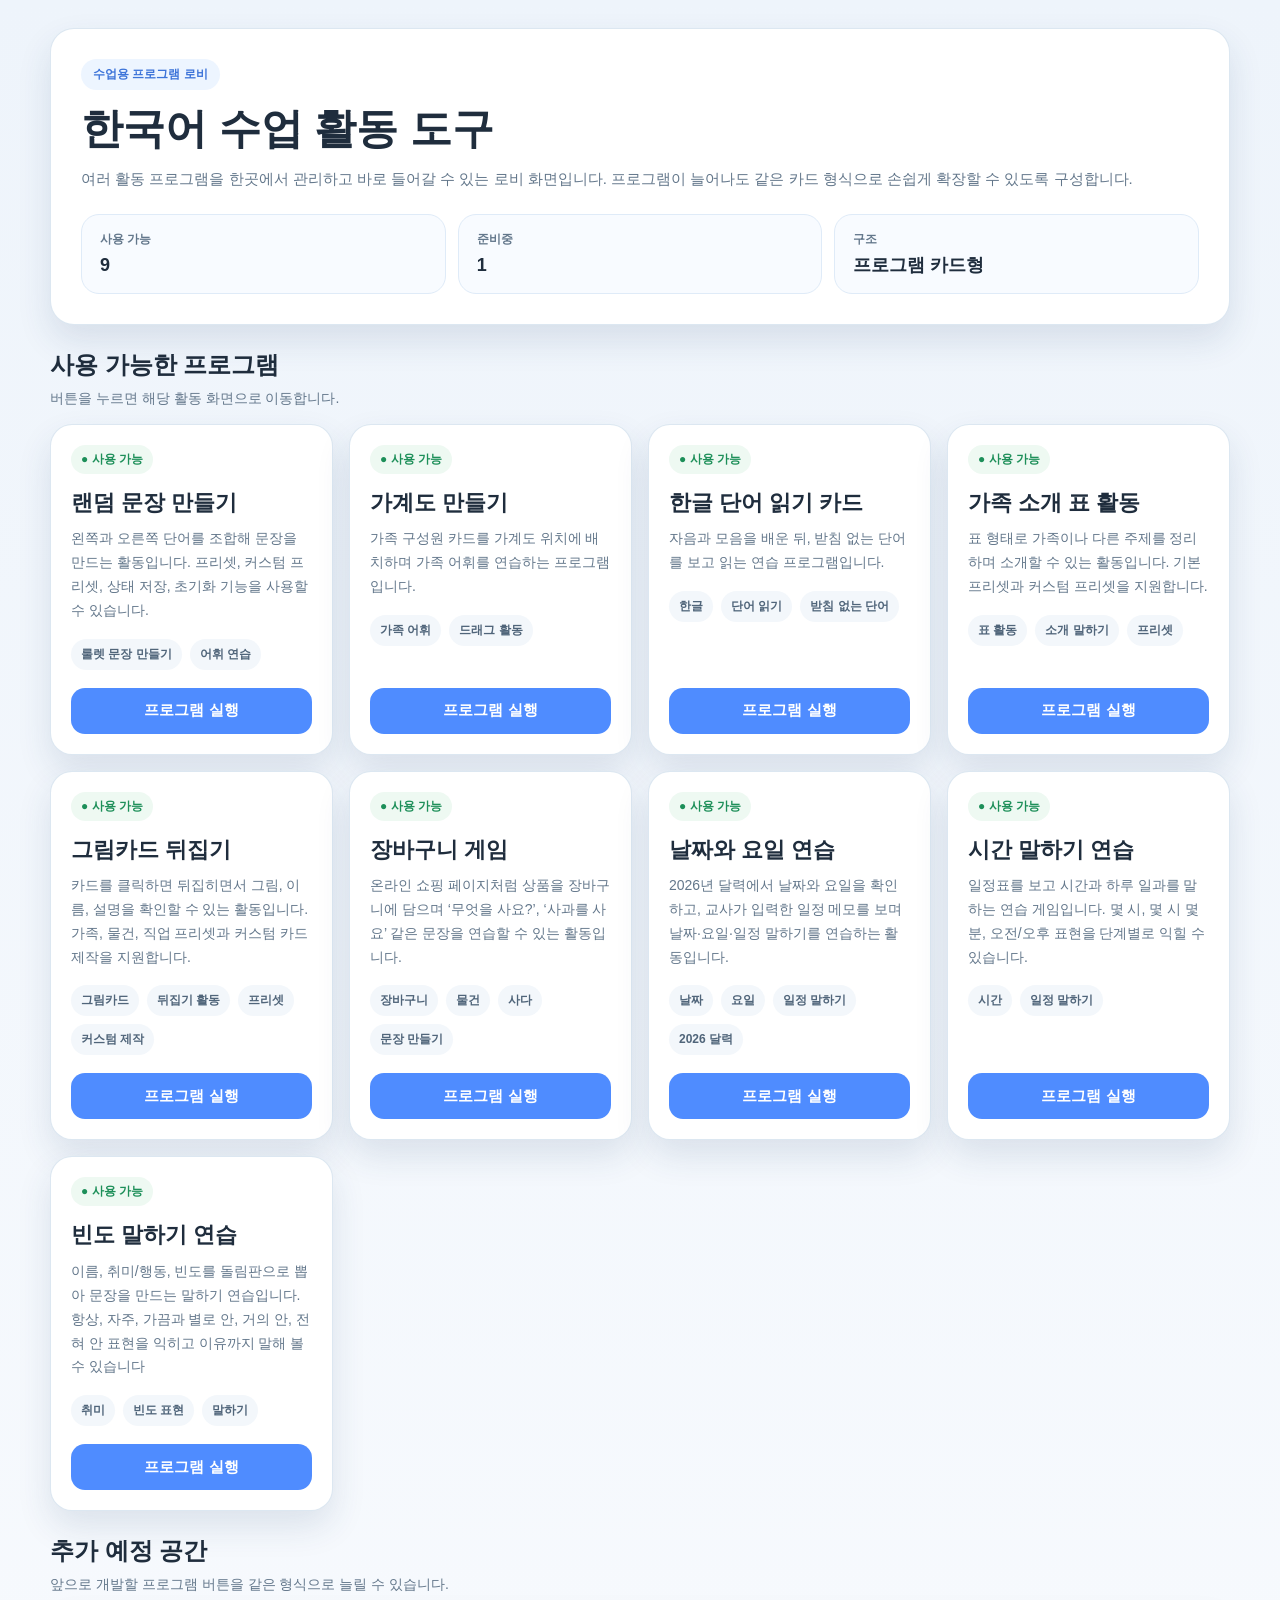
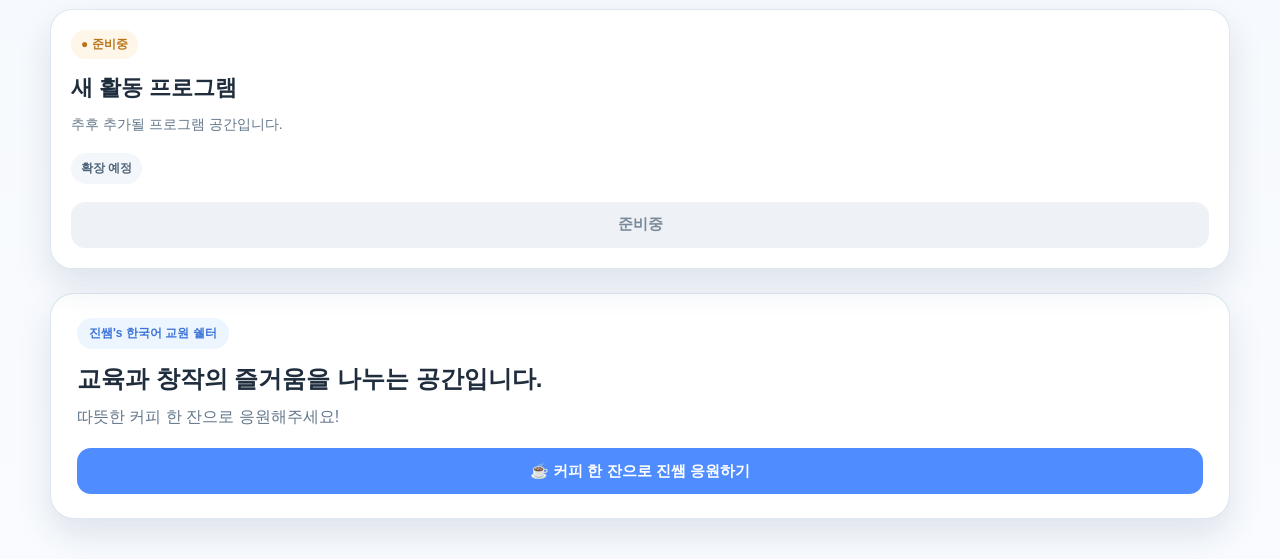
<file: index.html>
<!DOCTYPE html>
<html lang="ko">
<head>
  <meta charset="UTF-8" />
  <meta name="viewport" content="width=device-width, initial-scale=1.0" />
  <title>한국어 수업 활동 도구 로비</title>
  <meta name="description" content="한국어 수업용 활동 프로그램 로비" />
<link rel="stylesheet" href="./assets/css/index.css" />

  <link rel="icon" type="image/png" href="assets/favicon.png" />
  
<meta property="og:type" content="website" />
<meta property="og:site_name" content="Korean Class Activity Tools" />
<meta property="og:title" content="Korean Class Activity Tools" />
<meta property="og:description" content="단어 연습, 어휘 학습, 미니 게임" />
<meta property="og:url" content="https://revecnl.github.io/korean_word_edu/index.html" />
<meta property="og:image" content="https://revecnl.github.io/korean_word_edu/assets/thumbnail.png" />

<meta name="twitter:card" content="summary_large_image" />
<meta name="twitter:title" content="Korean Class Activity Tools" />
<meta name="twitter:description" content="단어 연습, 어휘 학습, 미니 게임" />
<meta name="twitter:image" content="https://revecnl.github.io/korean_word_edu/assets/thumbnail.png" />
<meta name="twitter:image:alt" content="Korean Class Activity Tools thumbnail" />
  
</head>
<body>
  <div class="page-shell">
    <main class="container">
      <section class="hero card">
        <div class="hero-badge">수업용 프로그램 로비</div>
        <h1>한국어 수업 활동 도구</h1>
        <p class="hero-text">
          여러 활동 프로그램을 한곳에서 관리하고 바로 들어갈 수 있는 로비 화면입니다.
          프로그램이 늘어나도 같은 카드 형식으로 손쉽게 확장할 수 있도록 구성합니다.
        </p>

        <div class="hero-stats" id="heroStats">
          <div class="stat-box">
            <span class="stat-label">사용 가능</span>
            <strong class="stat-value" id="availableCount">0</strong>
          </div>
          <div class="stat-box">
            <span class="stat-label">준비중</span>
            <strong class="stat-value" id="plannedCount">0</strong>
          </div>
          <div class="stat-box">
            <span class="stat-label">구조</span>
            <strong class="stat-value">프로그램 카드형</strong>
          </div>
        </div>
      </section>

      <section class="section-block">
        <div class="section-head">
          <div>
            <h2>사용 가능한 프로그램</h2>
            <p>버튼을 누르면 해당 활동 화면으로 이동합니다.</p>
          </div>
        </div>
        <div class="program-grid" id="availablePrograms"></div>
      </section>

      <section class="section-block">
        <div class="section-head">
          <div>
            <h2>추가 예정 공간</h2>
            <p>앞으로 개발할 프로그램 버튼을 같은 형식으로 늘릴 수 있습니다.</p>
          </div>
        </div>
        <div class="program-grid" id="plannedPrograms"></div>
      </section>

      <section class="support card">
        <div class="support-badge">진쌤's 한국어 교원 쉘터</div>
        <h2>교육과 창작의 즐거움을 나누는 공간입니다.</h2>
        <p>따뜻한 커피 한 잔으로 응원해주세요!</p>
        <a
          class="support-link"
          href="https://www.postype.com/@revecnl-edu/post/22042434"
          target="_blank"
          rel="noopener noreferrer"
        >
          ☕ 커피 한 잔으로 진쌤 응원하기
        </a>
      </section>
    </main>
  </div>
  <script src="./assets/js/index.js"></script>

</body>
</html>
</file>
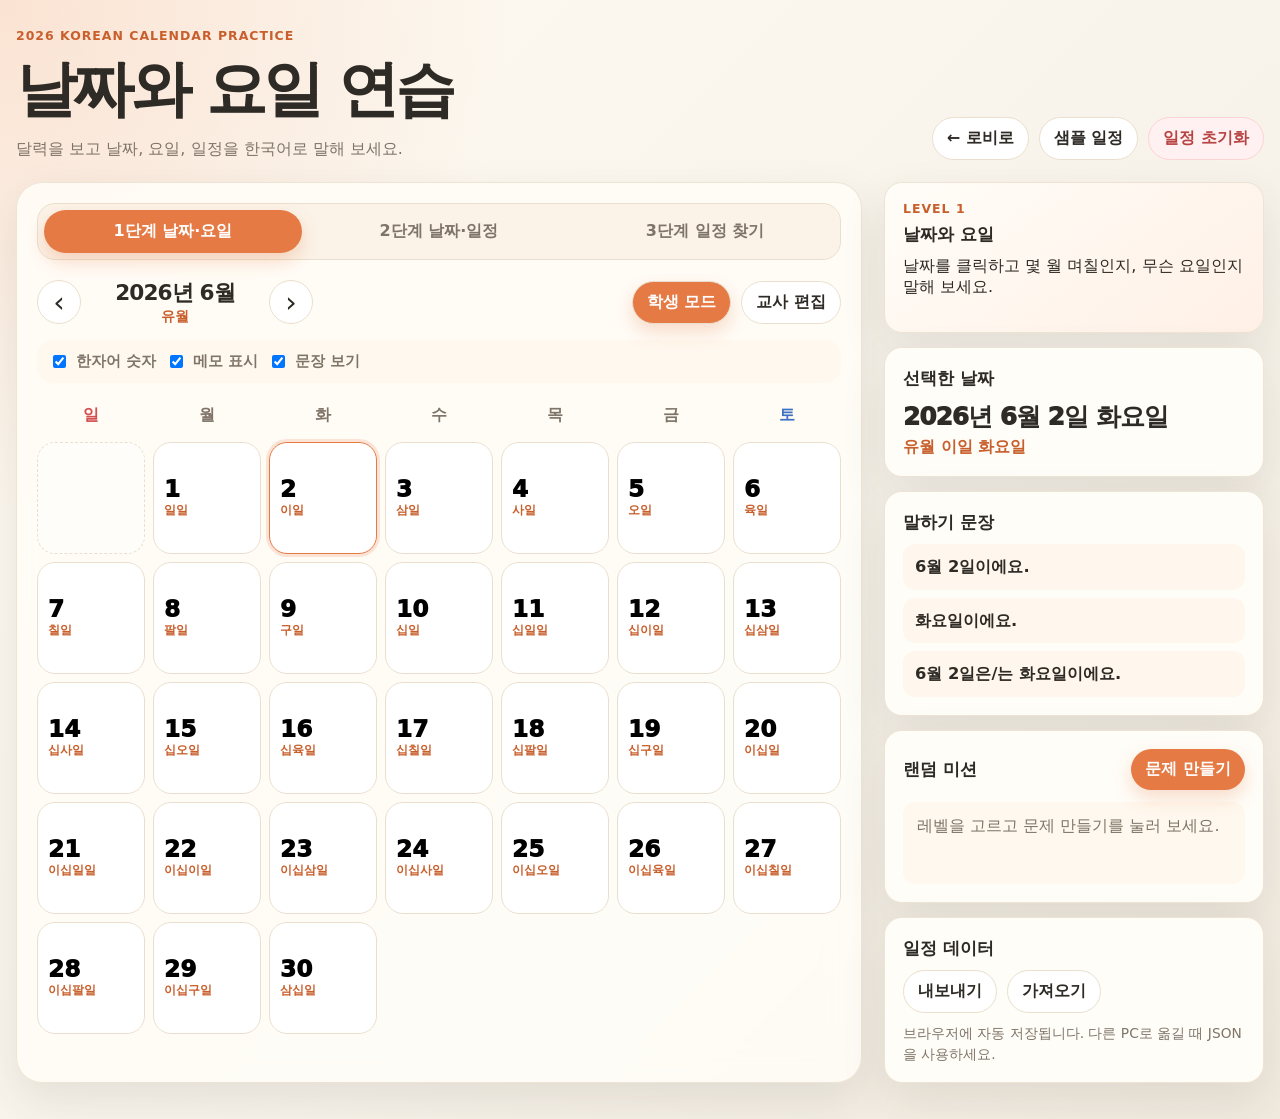
<file: calendar-game.html>
<!DOCTYPE html>
<html lang="ko">
<head>
  <meta charset="UTF-8" />
  <meta name="viewport" content="width=device-width, initial-scale=1.0" />
  <title>2026 한국어 일정 달력</title>
  <link rel="stylesheet" href="assets/css/calendar-game.css" />
</head>
<body>
  <div class="app-shell">
    <header class="app-header">
      <div>
        <p class="eyebrow">2026 Korean Calendar Practice</p>
        <h1>날짜와 요일 연습</h1>
        <p class="subtitle">달력을 보고 날짜, 요일, 일정을 한국어로 말해 보세요.</p>
      </div>
      <div class="header-actions">
        <a class="ghost-btn lobby-link" href="index.html">← 로비로</a>
        <button type="button" class="ghost-btn" id="loadSampleBtn">샘플 일정</button>
        <button type="button" class="danger-ghost-btn" id="clearNotesBtn">일정 초기화</button>
      </div>
    </header>

    <main class="layout-grid">
      <section class="calendar-panel" aria-label="2026년 달력">
        <div class="level-tabs" role="tablist" aria-label="레벨 선택">
          <button type="button" class="level-btn active" data-level="1">1단계 날짜·요일</button>
          <button type="button" class="level-btn" data-level="2">2단계 날짜·일정</button>
          <button type="button" class="level-btn" data-level="3">3단계 일정 찾기</button>
        </div>

        <div class="toolbar">
          <div class="month-controls">
            <button type="button" class="nav-btn" id="prevMonthBtn" aria-label="이전 달">‹</button>
            <div class="month-title">
              <strong id="monthLabel">2026년 6월</strong>
              <span id="monthReading">유월</span>
            </div>
            <button type="button" class="nav-btn" id="nextMonthBtn" aria-label="다음 달">›</button>
          </div>

          <div class="mode-controls">
            <button type="button" class="toggle-btn active" id="studentModeBtn">학생 모드</button>
            <button type="button" class="toggle-btn" id="teacherModeBtn">교사 편집</button>
          </div>
        </div>

        <div class="option-row" aria-label="보기 옵션">
          <label class="switch-label">
            <input type="checkbox" id="showReadingToggle" checked />
            <span>한자어 숫자</span>
          </label>
          <label class="switch-label">
            <input type="checkbox" id="showMemoToggle" checked />
            <span>메모 표시</span>
          </label>
          <label class="switch-label">
            <input type="checkbox" id="showAnswerToggle" checked />
            <span>문장 보기</span>
          </label>
        </div>

        <div class="weekday-row" aria-hidden="true">
          <span>일</span><span>월</span><span>화</span><span>수</span><span>목</span><span>금</span><span>토</span>
        </div>

        <div class="calendar-grid" id="calendarGrid"></div>
      </section>

      <aside class="side-panel" aria-label="연습 패널">
        <section class="info-card">
          <p class="panel-kicker" id="levelKicker">Level 1</p>
          <h2 id="levelTitle">날짜와 요일</h2>
          <p id="levelDescription">날짜를 클릭하고 몇 월 며칠인지, 무슨 요일인지 말해 보세요.</p>
        </section>

        <section class="selected-card">
          <h2>선택한 날짜</h2>
          <div class="date-big" id="selectedDateLabel">날짜를 선택하세요</div>
          <div class="date-reading" id="selectedDateReading"></div>
          <div class="note-view" id="selectedNoteView"></div>
        </section>

        <section class="sentence-card" id="sentenceCard">
          <h2>말하기 문장</h2>
          <div class="sentence-list" id="sentenceList"></div>
        </section>

        <section class="quiz-card">
          <div class="quiz-header">
            <h2>랜덤 미션</h2>
            <button type="button" class="primary-btn" id="randomQuizBtn">문제 만들기</button>
          </div>
          <div class="quiz-box" id="quizBox">
            <p class="muted">레벨을 고르고 문제 만들기를 눌러 보세요.</p>
          </div>
          <button type="button" class="answer-btn hidden" id="showQuizAnswerBtn">정답 보기</button>
          <div class="quiz-answer hidden" id="quizAnswer"></div>
        </section>

        <section class="data-card">
          <h2>일정 데이터</h2>
          <div class="data-actions">
            <button type="button" class="ghost-btn" id="exportBtn">내보내기</button>
            <label class="file-label">
              가져오기
              <input type="file" id="importInput" accept="application/json" />
            </label>
          </div>
          <p class="muted small">브라우저에 자동 저장됩니다. 다른 PC로 옮길 때 JSON을 사용하세요.</p>
        </section>
      </aside>
    </main>
  </div>

  <dialog class="note-dialog" id="noteDialog">
    <form method="dialog" class="note-form" id="noteForm">
      <div class="dialog-header">
        <div>
          <p class="panel-kicker">교사 편집</p>
          <h2 id="dialogDateLabel">일정 편집</h2>
        </div>
        <button type="button" class="icon-btn" id="closeDialogBtn" aria-label="닫기">×</button>
      </div>

      <label>
        달력에 짧게 보일 말
        <input type="text" id="shortMemoInput" placeholder="예: 학교, 병원, 친구" maxlength="12" />
      </label>

      <label>
        학생이 말할 문장
        <input type="text" id="memoInput" placeholder="예: 학교에 가요" maxlength="40" />
      </label>

      <label>
        아이콘
        <select id="iconInput">
          <option value="">없음</option>
          <option value="🏫">🏫 학교</option>
          <option value="🏢">🏢 회사</option>
          <option value="🏥">🏥 병원</option>
          <option value="🛒">🛒 마트</option>
          <option value="🎬">🎬 영화</option>
          <option value="👥">👥 친구</option>
          <option value="📚">📚 수업</option>
          <option value="✈️">✈️ 여행</option>
          <option value="☕">☕ 카페</option>
          <option value="🏠">🏠 집</option>
        </select>
      </label>

      <div class="dialog-actions">
        <button type="button" class="danger-ghost-btn" id="deleteNoteBtn">삭제</button>
        <div class="spacer"></div>
        <button type="button" class="ghost-btn" id="cancelDialogBtn">취소</button>
        <button type="submit" class="primary-btn">저장</button>
      </div>
    </form>
  </dialog>

  <script src="assets/js/calendar-game.js"></script>
</body>
</html>
</file>
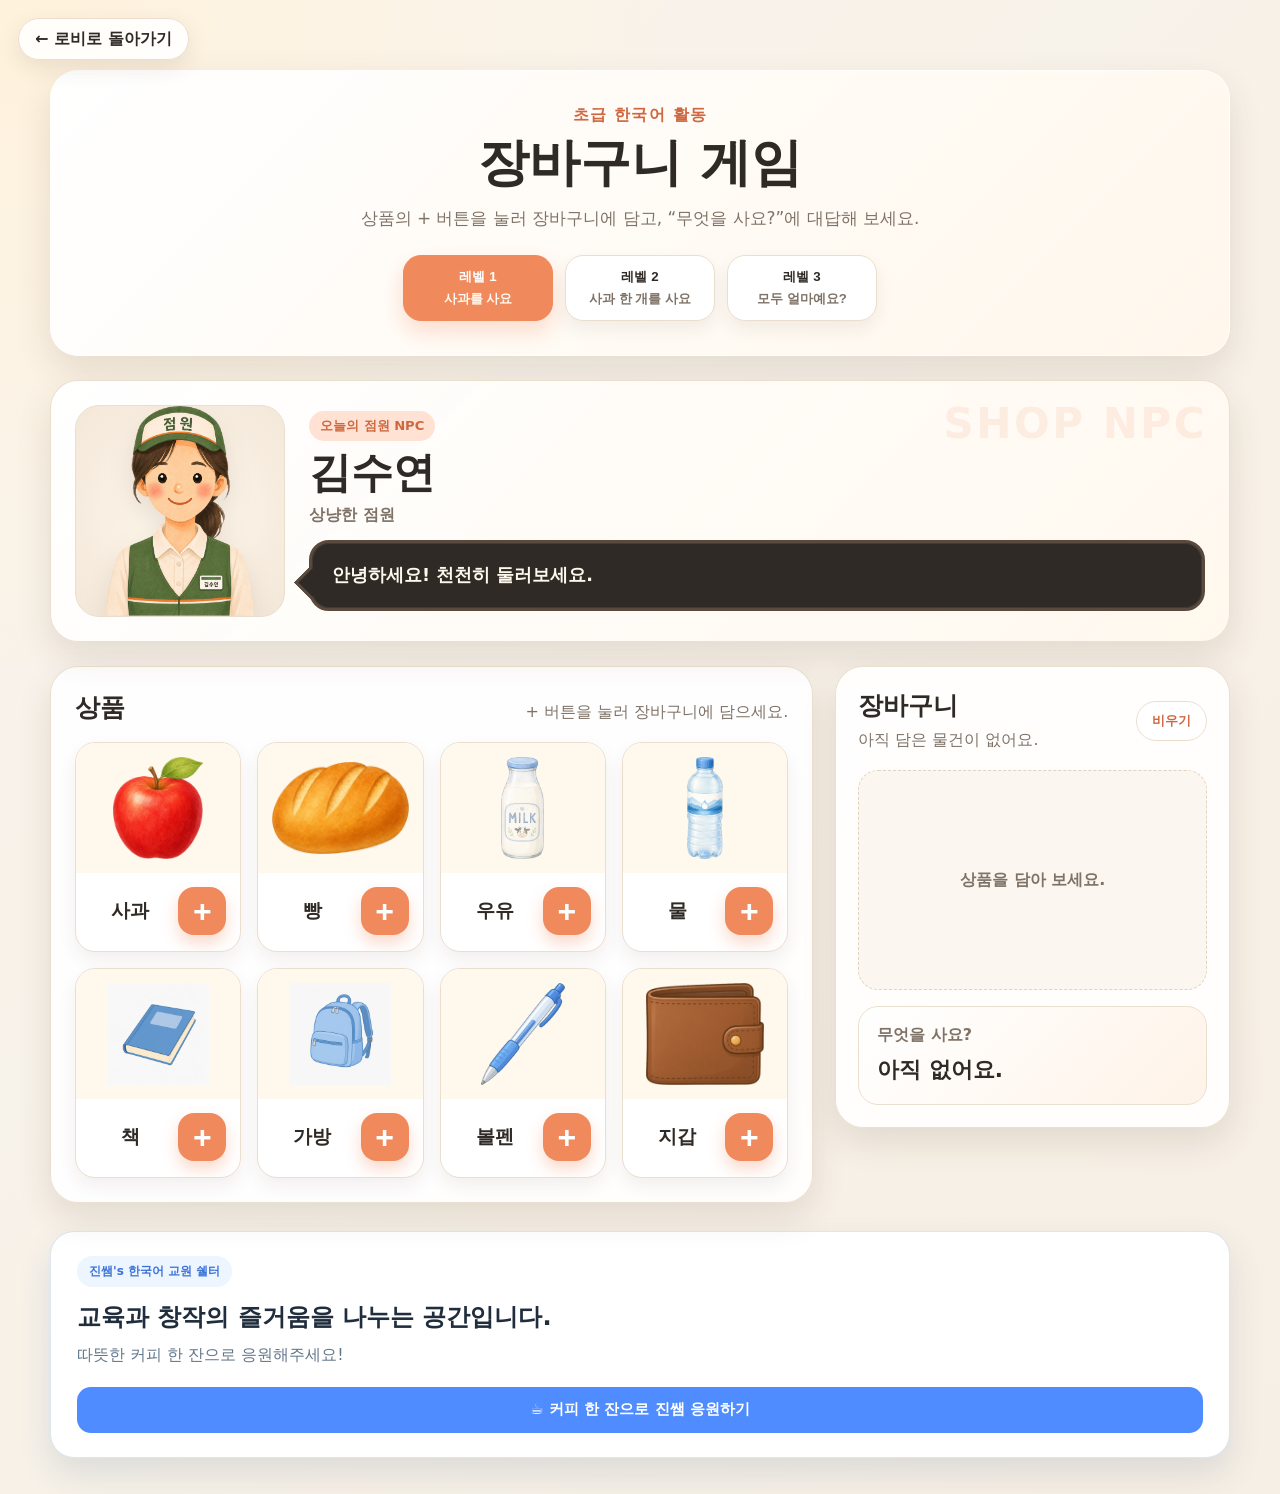
<file: cart-game.html>
<!DOCTYPE html>
<html lang="ko">
<head>
  <meta charset="UTF-8" />
  <meta name="viewport" content="width=device-width, initial-scale=1.0" />

  <title>장바구니 게임</title>

  <link rel="stylesheet" href="./assets/css/cart-game.css" />
</head>
<body>
  <div class="page-shell">
    <a class="lobby-button" href="./index.html">← 로비로 돌아가기</a>

    <header class="hero">
      <p class="eyebrow">초급 한국어 활동</p>
      <h1>장바구니 게임</h1>
      <p class="hero-text">
        상품의 + 버튼을 눌러 장바구니에 담고, “무엇을 사요?”에 대답해 보세요.
      </p>

      <div class="level-selector" aria-label="활동 레벨 선택">
  <button class="level-button active" type="button" data-level="1">
    레벨 1
    <span>사과를 사요</span>
  </button>

  <button class="level-button" type="button" data-level="2">
    레벨 2
    <span>사과 한 개를 사요</span>
  </button>

<button class="level-button" type="button" data-level="3">
  레벨 3
  <span>모두 얼마예요?</span>
</button>
</div>
    </header>

    <!-- 점원 NPC 영역 -->
    <section class="npc-panel card">
      <div class="npc-portrait-wrap">
        <img id="npcImage" class="npc-portrait" src="" alt="점원 NPC" />
      </div>

      <div class="npc-info">
        <p class="npc-label">오늘의 점원 NPC</p>
        <h2 id="npcName">점원</h2>
        <p id="npcRole" class="npc-role">상점 안내</p>

        <div class="npc-dialogue-box">
          <p id="npcDialogue">어서 오세요! 필요한 물건을 골라 보세요.</p>
        </div>
      </div>
    </section>

    <main class="shop-layout">
      <!-- 왼쪽: 상품 페이지 -->
      <section class="product-panel" aria-labelledby="productTitle">
        <div class="section-heading">
          <h2 id="productTitle">상품</h2>
          <p>+ 버튼을 눌러 장바구니에 담으세요.</p>
        </div>

        <div id="productGrid" class="product-grid">
          <!-- JS에서 상품 카드 생성 -->
        </div>
      </section>

      <!-- 오른쪽: 장바구니 -->
      <aside class="cart-panel" aria-labelledby="cartTitle">
        <div class="section-heading cart-heading">
          <div>
            <h2 id="cartTitle">장바구니</h2>
            <p id="cartStatus">아직 담은 물건이 없어요.</p>
          </div>

          <button id="clearCartButton" class="clear-button" type="button">
            비우기
          </button>
        </div>

<div id="cartList" class="cart-list empty">
  <p class="empty-message">상품을 담아 보세요.</p>
</div>

<div id="cartTotalBox" class="cart-total-box hidden">
  <p class="cart-total-label">총 가격</p>
  <p id="cartTotalNumber" class="cart-total-number">0원</p>
  <p id="cartTotalKorean" class="cart-total-korean">영 원</p>
</div>

<div class="speech-box">
  <p id="speechQuestion" class="speech-question">무엇을 사요?</p>
  <p id="answerPreview" class="speech-answer">아직 없어요.</p>
</div>
      </aside>
    </main>

    <section class="support card">
      <div class="support-badge">진쌤's 한국어 교원 쉘터</div>

      <h2>교육과 창작의 즐거움을 나누는 공간입니다.</h2>

      <p>따뜻한 커피 한 잔으로 응원해주세요!</p>

      <a
        class="support-link"
        href="https://www.postype.com/@revecnl-edu/post/22042434"
        target="_blank"
        rel="noopener noreferrer"
      >
        ☕ 커피 한 잔으로 진쌤 응원하기
      </a>
    </section>
  </div>

  <script src="./assets/js/cart-game.js"></script>
</body>
</html>
</file>
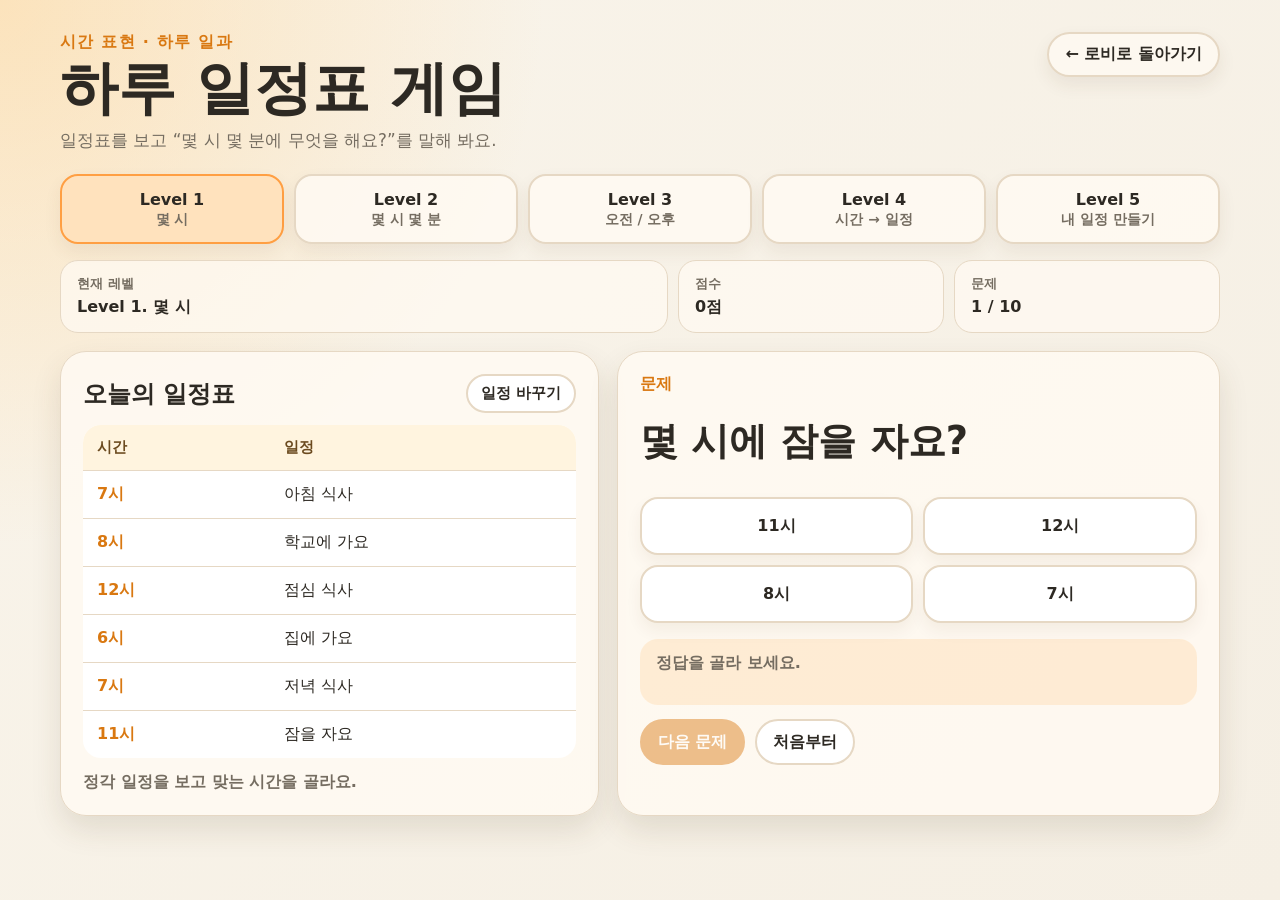
<file: daily-schedule.html>
<!DOCTYPE html>
<html lang="ko">
<head>
  <meta charset="UTF-8" />
  <meta name="viewport" content="width=device-width, initial-scale=1.0" />
  <title>하루 일정표 게임</title>
  <link rel="stylesheet" href="./assets/css/daily-schedule.css" />
</head>
<body>
  <main class="app-shell">
    <header class="top-bar">
      <div>
        <p class="eyebrow">시간 표현 · 하루 일과</p>
        <h1>하루 일정표 게임</h1>
        <p class="subtitle">일정표를 보고 “몇 시 몇 분에 무엇을 해요?”를 말해 봐요.</p>
      </div>
      <a class="home-link" href="./index.html" aria-label="로비로 돌아가기">← 로비로 돌아가기</a>
    </header>

    <section class="level-panel" aria-label="레벨 선택">
      <button class="level-btn is-active" data-level="1">Level 1<br /><span>몇 시</span></button>
      <button class="level-btn" data-level="2">Level 2<br /><span>몇 시 몇 분</span></button>
      <button class="level-btn" data-level="3">Level 3<br /><span>오전 / 오후</span></button>
      <button class="level-btn" data-level="4">Level 4<br /><span>시간 → 일정</span></button>
      <button class="level-btn" data-level="5">Level 5<br /><span>내 일정 만들기</span></button>
    </section>

    <section class="status-row" aria-live="polite">
      <div class="status-card">
        <span class="status-label">현재 레벨</span>
        <strong id="levelTitle">Level 1. 몇 시</strong>
      </div>
      <div class="status-card">
        <span class="status-label">점수</span>
        <strong><span id="scoreText">0</span>점</strong>
      </div>
      <div class="status-card">
        <span class="status-label">문제</span>
        <strong><span id="roundText">1</span> / 10</strong>
      </div>
    </section>

    <section id="quizArea" class="game-grid">
      <article class="schedule-card">
        <div class="section-title-row">
          <h2>오늘의 일정표</h2>
          <button id="shuffleBtn" class="ghost-btn" type="button">일정 바꾸기</button>
        </div>
        <table class="schedule-table">
          <thead>
            <tr>
              <th>시간</th>
              <th>일정</th>
            </tr>
          </thead>
          <tbody id="scheduleBody"></tbody>
        </table>
        <p class="hint-text" id="levelHint">일정을 보고 맞는 시간을 골라요.</p>
      </article>

      <article class="question-card">
        <p class="question-label">문제</p>
        <h2 id="questionText">아침 식사는 몇 시에 해요?</h2>
        <div id="answerOptions" class="answer-options"></div>
        <div id="feedbackBox" class="feedback-box" aria-live="polite"></div>
        <div class="control-row">
          <button id="nextBtn" class="primary-btn" type="button">다음 문제</button>
          <button id="restartBtn" class="secondary-btn" type="button">처음부터</button>
        </div>
      </article>
    </section>

    <section id="makerArea" class="maker-area is-hidden">
      <article class="maker-card">
        <div class="section-title-row">
          <h2>내 하루 일정 만들기</h2>
          <button id="loadSampleBtn" class="ghost-btn" type="button">예시 일정 불러오기</button>
        </div>
        <p class="hint-text">활동을 먼저 고르고, 시간을 누르면 내 일정표에 들어가요.</p>

        <div class="maker-columns">
          <div>
            <h3>활동 카드</h3>
            <div id="activityCards" class="chip-grid"></div>
          </div>
          <div>
            <h3>시간 카드</h3>
            <div id="timeCards" class="chip-grid"></div>
          </div>
        </div>
      </article>

      <article class="maker-card">
        <div class="section-title-row">
          <h2>내 일정표</h2>
          <button id="clearMyScheduleBtn" class="ghost-btn danger" type="button">비우기</button>
        </div>
        <table class="schedule-table">
          <thead>
            <tr>
              <th>시간</th>
              <th>일정</th>
            </tr>
          </thead>
          <tbody id="myScheduleBody"></tbody>
        </table>
        <button id="makeSentencesBtn" class="primary-btn full-width" type="button">말하기 문장 보기</button>
        <div id="sentenceBox" class="sentence-box"></div>
      </article>
    </section>
  </main>

  <script src="./assets/js/daily-schedule.js"></script>
</body>
</html>
</file>
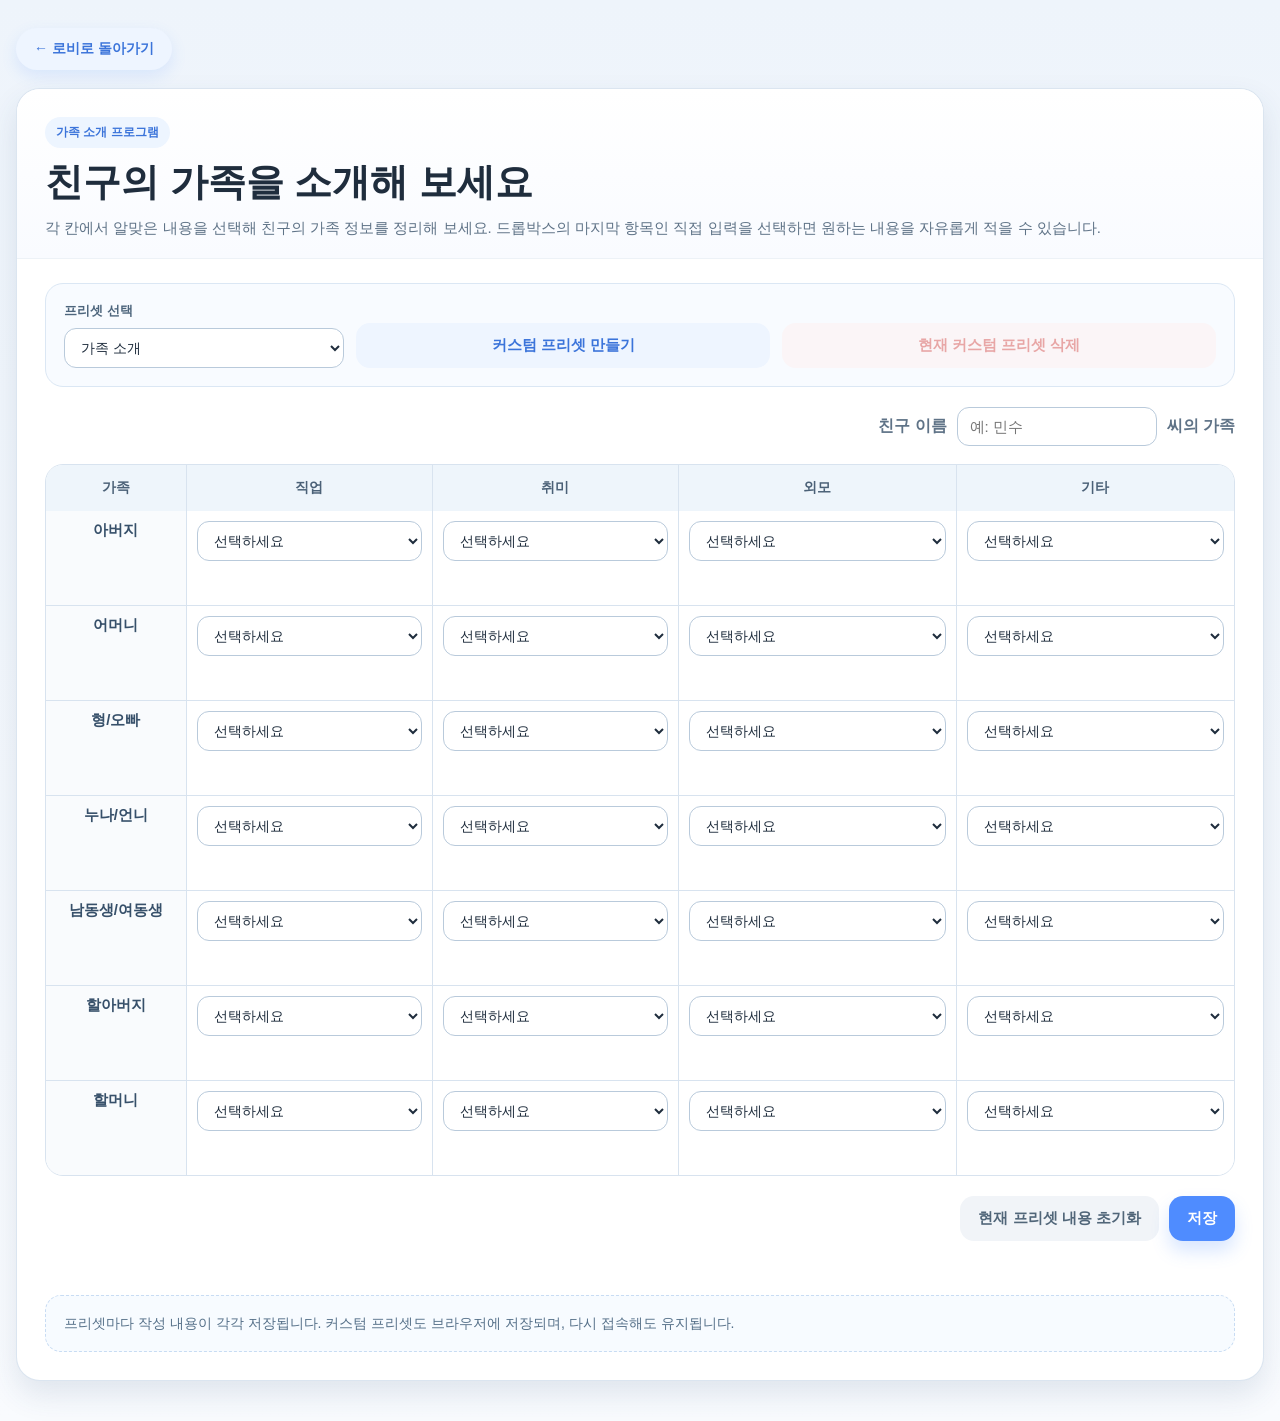
<file: family-intro.html>
<!DOCTYPE html>
<html lang="ko">
<head>
  <meta charset="UTF-8" />
  <meta name="viewport" content="width=device-width, initial-scale=1.0" />
  <title>표 기반 소개 프로그램</title>
  <style>
    * { box-sizing: border-box; }

    :root {
      --bg: #f4f7fb;
      --card: #ffffff;
      --line: #d8e3ef;
      --line-strong: #b9cadb;
      --text: #1f2d3d;
      --sub: #5f7387;
      --primary: #4f8cff;
      --primary-dark: #3b74da;
      --success: #1f9d61;
      --danger: #d9534f;
      --danger-bg: #fff1f0;
      --shadow: 0 14px 30px rgba(39, 76, 119, 0.12);
    }

    body {
      margin: 0;
      font-family: "Pretendard", "Malgun Gothic", "Apple SD Gothic Neo", sans-serif;
      background: linear-gradient(180deg, #eef4fb 0%, #f9fbfe 100%);
      color: var(--text);
    }

    .page {
      min-height: 100vh;
      padding: 28px 16px 40px;
    }

    .container {
      width: min(1260px, 100%);
      margin: 0 auto;
    }

    .topbar {
      display: flex;
      justify-content: space-between;
      align-items: center;
      gap: 12px;
      margin-bottom: 18px;
      flex-wrap: wrap;
    }

    .back-button {
      border: none;
      background: #eef5ff;
      color: var(--primary-dark);
      padding: 12px 18px;
      border-radius: 999px;
      font-size: 14px;
      font-weight: 700;
      cursor: pointer;
      transition: 0.2s ease;
      box-shadow: 0 6px 16px rgba(79, 140, 255, 0.14);
    }

    .back-button:hover {
      transform: translateY(-1px);
      background: #e2eeff;
    }

    .card {
      background: var(--card);
      border: 1px solid rgba(216, 227, 239, 0.9);
      border-radius: 24px;
      box-shadow: var(--shadow);
      overflow: hidden;
    }

    .header {
      padding: 28px 28px 18px;
      border-bottom: 1px solid #edf2f7;
      background: linear-gradient(180deg, #ffffff 0%, #f9fbff 100%);
    }

    .badge {
      display: inline-flex;
      align-items: center;
      gap: 6px;
      font-size: 12px;
      font-weight: 700;
      color: var(--primary-dark);
      background: #edf5ff;
      padding: 7px 11px;
      border-radius: 999px;
      margin-bottom: 12px;
    }

    h1 {
      margin: 0 0 10px;
      font-size: clamp(28px, 4vw, 38px);
      line-height: 1.2;
    }

    .header p {
      margin: 0;
      color: var(--sub);
      line-height: 1.65;
      font-size: 15px;
    }

    .content {
      padding: 24px 28px 28px;
    }

    .preset-panel {
      margin-bottom: 20px;
      padding: 18px;
      border: 1px solid #dbe7f4;
      border-radius: 18px;
      background: #f8fbff;
    }

    .preset-controls {
      display: grid;
      grid-template-columns: minmax(220px, 280px) repeat(2, auto);
      gap: 12px;
      align-items: end;
    }

    .field-group {
      display: flex;
      flex-direction: column;
      gap: 8px;
    }

    .field-group label {
      font-size: 13px;
      font-weight: 800;
      color: #4d657c;
    }

    .field-group input,
    .field-group textarea,
    .field-group select,
    .subject-box input,
    select,
    .custom-input {
      width: 100%;
      border: 1px solid var(--line-strong);
      border-radius: 12px;
      background: #fff;
      padding: 10px 12px;
      font-size: 14px;
      color: var(--text);
      outline: none;
      transition: 0.15s ease;
    }

    .field-group textarea {
      min-height: 92px;
      resize: vertical;
      line-height: 1.5;
    }

    .field-group input:focus,
    .field-group textarea:focus,
    .field-group select:focus,
    .subject-box input:focus,
    select:focus,
    .custom-input:focus {
      border-color: var(--primary);
      box-shadow: 0 0 0 4px rgba(79, 140, 255, 0.12);
    }

    .custom-preset-panel {
      margin-top: 16px;
      padding-top: 16px;
      border-top: 1px dashed #cbdced;
      display: none;
    }

    .custom-preset-panel.show {
      display: block;
    }

    .custom-grid {
      display: grid;
      grid-template-columns: repeat(2, minmax(260px, 1fr));
      gap: 14px;
    }

    .columns-grid {
      margin-top: 14px;
      display: grid;
      grid-template-columns: repeat(2, minmax(260px, 1fr));
      gap: 14px;
    }

    .helper-text {
      margin: 2px 0 0;
      font-size: 12px;
      line-height: 1.5;
      color: #71869a;
    }

    .mini-title {
      margin: 0 0 12px;
      font-size: 15px;
      font-weight: 800;
      color: #39536c;
    }

    .subject-box {
      display: flex;
      align-items: center;
      justify-content: flex-end;
      gap: 10px;
      margin-bottom: 18px;
      flex-wrap: wrap;
      color: var(--sub);
      font-weight: 700;
    }

    .subject-box input {
      width: 200px;
      font-size: 15px;
    }

    .subject-suffix.hidden {
      display: none;
    }

    .table-wrap {
      overflow-x: auto;
      border: 1px solid var(--line);
      border-radius: 18px;
      background: white;
    }

    table {
      width: 100%;
      min-width: 920px;
      border-collapse: collapse;
    }

    thead th {
      background: #eef5fb;
      color: #4b6177;
      font-size: 14px;
      font-weight: 800;
      padding: 14px 10px;
      border-bottom: 1px solid var(--line);
      border-right: 1px solid var(--line);
      text-align: center;
    }

    thead th:first-child {
      width: 140px;
    }

    tbody th,
    tbody td {
      border-right: 1px solid var(--line);
      border-bottom: 1px solid var(--line);
      padding: 10px;
      vertical-align: top;
      background: #fff;
    }

    tbody th {
      background: #f9fbfd;
      font-size: 15px;
      font-weight: 800;
      color: #37506a;
      text-align: center;
      white-space: nowrap;
    }

    tr:last-child td,
    tr:last-child th {
      border-bottom: none;
    }

    th:last-child,
    td:last-child {
      border-right: none;
    }

    .cell {
      display: flex;
      flex-direction: column;
      gap: 8px;
      min-height: 74px;
    }

    .custom-input {
      display: none;
    }

    .custom-input.show {
      display: block;
    }

    .actions,
    .custom-actions {
      margin-top: 20px;
      display: flex;
      justify-content: flex-end;
      gap: 10px;
      flex-wrap: wrap;
    }

    .action-button {
      border: none;
      border-radius: 14px;
      padding: 13px 18px;
      font-size: 15px;
      font-weight: 800;
      cursor: pointer;
      transition: 0.2s ease;
    }

    .save-button {
      background: var(--primary);
      color: white;
      box-shadow: 0 10px 18px rgba(79, 140, 255, 0.22);
    }

    .save-button:hover,
    .secondary-button:hover {
      transform: translateY(-1px);
    }

    .save-button:hover {
      background: var(--primary-dark);
    }

    .secondary-button {
      background: #eef5ff;
      color: var(--primary-dark);
    }

    .secondary-button:hover {
      background: #e2eeff;
    }

    .reset-button {
      background: #f1f4f8;
      color: #516679;
    }

    .reset-button:hover {
      background: #e7edf5;
    }

    .danger-button {
      background: var(--danger-bg);
      color: var(--danger);
    }

    .danger-button:hover {
      background: #ffe3e1;
    }

    .danger-button:disabled {
      opacity: 0.5;
      cursor: not-allowed;
    }

    .notice {
      margin-top: 12px;
      min-height: 24px;
      text-align: right;
      font-size: 14px;
      font-weight: 700;
      color: var(--success);
      opacity: 0;
      transition: 0.2s ease;
    }

    .notice.show {
      opacity: 1;
    }

    .guide {
      margin-top: 18px;
      padding: 16px 18px;
      border-radius: 16px;
      background: #f7fbff;
      border: 1px dashed #c8dcf3;
      color: #557089;
      line-height: 1.65;
      font-size: 14px;
    }

    @media (max-width: 900px) {
      .preset-controls,
      .custom-grid,
      .columns-grid {
        grid-template-columns: 1fr;
      }
    }

    @media (max-width: 768px) {
      .header,
      .content {
        padding-left: 18px;
        padding-right: 18px;
      }

      .actions,
      .custom-actions,
      .notice,
      .subject-box {
        justify-content: stretch;
      }

      .action-button,
      .subject-box input {
        width: 100%;
      }
    }
  </style>
</head>
<body>
  <div class="page">
    <div class="container">
      <div class="topbar">
        <button class="back-button" id="backButton">← 로비로 돌아가기</button>
      </div>

      <section class="card">
        <div class="header">
          <div class="badge" id="badgeText">가족 소개 프로그램</div>
          <h1 id="pageTitle">친구의 가족을 소개해 보세요</h1>
          <p id="pageDescription">
            각 칸에서 알맞은 내용을 선택해 친구의 가족 정보를 정리해 보세요.
            드롭박스의 마지막 항목인 <strong>직접 입력</strong>을 선택하면 원하는 내용을 자유롭게 적을 수 있습니다.
          </p>
        </div>

        <div class="content">
          <section class="preset-panel">
            <div class="preset-controls">
              <div class="field-group">
                <label for="presetSelect">프리셋 선택</label>
                <select id="presetSelect"></select>
              </div>
              <button class="action-button secondary-button" id="toggleCustomPresetButton">커스텀 프리셋 만들기</button>
              <button class="action-button danger-button" id="deleteCustomPresetButton" disabled>현재 커스텀 프리셋 삭제</button>
            </div>

            <div class="custom-preset-panel" id="customPresetPanel">
              <p class="mini-title">커스텀 프리셋 만들기</p>
              <div class="custom-grid">
                <div class="field-group">
                  <label for="customPresetName">프리셋 이름</label>
                  <input type="text" id="customPresetName" placeholder="예: 우리 반 소개" />
                </div>
                <div class="field-group">
                  <label for="customSubjectLabel">이름칸 라벨</label>
                  <input type="text" id="customSubjectLabel" placeholder="예: 주제 이름" />
                </div>
                <div class="field-group">
                  <label for="customSubjectPlaceholder">이름칸 안내 문구</label>
                  <input type="text" id="customSubjectPlaceholder" placeholder="예: 우리 반" />
                </div>
                <div class="field-group">
                  <label for="customSubjectSuffix">이름칸 뒤 문구</label>
                  <input type="text" id="customSubjectSuffix" placeholder="예: 에 대한 정보" />
                </div>
                <div class="field-group">
                  <label for="customRowHeaderTitle">첫 번째 열 제목</label>
                  <input type="text" id="customRowHeaderTitle" placeholder="예: 대상" />
                </div>
                <div class="field-group">
                  <label for="customRows">행 이름들</label>
                  <textarea id="customRows" placeholder="예: 아버지, 어머니, 형, 누나"></textarea>
                  <p class="helper-text">쉼표(,) 또는 줄바꿈으로 여러 항목을 입력할 수 있습니다.</p>
                </div>
              </div>

              <div class="columns-grid">
                <div class="field-group">
                  <label for="customCol1Label">열 1 제목</label>
                  <input type="text" id="customCol1Label" placeholder="예: 직업" />
                  <textarea id="customCol1Options" placeholder="예: 회사원, 교사, 학생"></textarea>
                </div>
                <div class="field-group">
                  <label for="customCol2Label">열 2 제목</label>
                  <input type="text" id="customCol2Label" placeholder="예: 취미" />
                  <textarea id="customCol2Options" placeholder="예: 운동, 독서, 여행"></textarea>
                </div>
                <div class="field-group">
                  <label for="customCol3Label">열 3 제목</label>
                  <input type="text" id="customCol3Label" placeholder="예: 외모" />
                  <textarea id="customCol3Options" placeholder="예: 키가 커요, 안경을 써요"></textarea>
                </div>
                <div class="field-group">
                  <label for="customCol4Label">열 4 제목</label>
                  <input type="text" id="customCol4Label" placeholder="예: 기타" />
                  <textarea id="customCol4Options" placeholder="예: 친절해요, 재미있어요"></textarea>
                </div>
              </div>

              <div class="custom-actions">
                <button class="action-button reset-button" id="clearCustomPresetButton">입력 비우기</button>
                <button class="action-button save-button" id="createCustomPresetButton">커스텀 프리셋 저장</button>
              </div>
            </div>
          </section>

          <div class="subject-box">
            <label for="subjectName" id="subjectLabel">친구 이름</label>
            <input type="text" id="subjectName" placeholder="예: 민수" />
            <span class="subject-suffix" id="subjectSuffix">씨의 가족</span>
          </div>

          <div class="table-wrap">
            <table id="activityTable">
              <thead>
                <tr id="tableHeadRow"></tr>
              </thead>
              <tbody id="tableBody"></tbody>
            </table>
          </div>

          <div class="actions">
            <button class="action-button reset-button" id="resetButton">현재 프리셋 내용 초기화</button>
            <button class="action-button save-button" id="saveButton">저장</button>
          </div>

          <div class="notice" id="notice">저장되었습니다.</div>

          <div class="guide">
            프리셋마다 작성 내용이 각각 저장됩니다. 커스텀 프리셋도 브라우저에 저장되며, 다시 접속해도 유지됩니다.
          </div>
        </div>
      </section>
    </div>
  </div>

  <script>
    const DATA_STORAGE_PREFIX = "table_activity_data_v2";
    const CUSTOM_PRESET_STORAGE_KEY = "table_activity_custom_presets_v2";
    const LAST_PRESET_KEY = "table_activity_last_preset_v2";

    const builtinPresets = [
      {
        id: "family",
        name: "가족 소개",
        badge: "가족 소개 프로그램",
        title: "친구의 가족을 소개해 보세요",
        description: "각 칸에서 알맞은 내용을 선택해 친구의 가족 정보를 정리해 보세요. 드롭박스의 마지막 항목인 직접 입력을 선택하면 원하는 내용을 자유롭게 적을 수 있습니다.",
        subjectLabel: "친구 이름",
        subjectPlaceholder: "예: 민수",
        subjectSuffix: "씨의 가족",
        rowHeaderTitle: "가족",
        rows: ["아버지", "어머니", "형/오빠", "누나/언니", "남동생/여동생", "할아버지", "할머니"],
        columns: [
          { key: "col1", label: "직업", options: ["회사원", "교사", "학생", "공무원", "간호사", "의사", "요리사", "자영업", "주부"] },
          { key: "col2", label: "취미", options: ["운동", "독서", "요리", "등산", "여행", "영화 보기", "음악 듣기", "게임", "산책"] },
          { key: "col3", label: "외모", options: ["키가 커요", "키가 작아요", "안경을 써요", "머리가 짧아요", "머리가 길어요", "예뻐요", "잘생겼어요", "귀여워요"] },
          { key: "col4", label: "기타", options: ["친절해요", "재미있어요", "조용해요", "활발해요", "요리를 잘해요", "운전을 잘해요", "노래를 잘해요", "함께 살아요"] }
        ]
      },
      {
        id: "friend",
        name: "친구 소개",
        badge: "친구 소개 프로그램",
        title: "친구들을 비교해서 소개해 보세요",
        description: "여러 친구의 정보를 표로 정리하며 말하기나 쓰기 활동에 활용할 수 있습니다. 기본 선택지를 고르거나 직접 입력으로 확장해 보세요.",
        subjectLabel: "기준 인물",
        subjectPlaceholder: "예: 안나",
        subjectSuffix: "의 친구들",
        rowHeaderTitle: "친구",
        rows: ["친구 1", "친구 2", "친구 3", "친구 4", "친구 5"],
        columns: [
          { key: "col1", label: "국적", options: ["한국", "중국", "일본", "베트남", "태국", "말레이시아", "미국", "프랑스"] },
          { key: "col2", label: "취미", options: ["운동", "독서", "영화 보기", "음악 듣기", "요리", "사진 찍기", "여행", "게임"] },
          { key: "col3", label: "성격", options: ["친절해요", "조용해요", "활발해요", "재미있어요", "부지런해요", "상냥해요", "꼼꼼해요"] },
          { key: "col4", label: "잘하는 것", options: ["한국어를 잘해요", "노래를 잘해요", "운동을 잘해요", "공부를 잘해요", "요리를 잘해요", "그림을 잘 그려요"] }
        ]
      },
      {
        id: "place",
        name: "장소 소개",
        badge: "장소 소개 프로그램",
        title: "장소의 특징을 정리해 보세요",
        description: "동네나 학교 주변의 장소를 비교하며 소개할 수 있는 프리셋입니다. 위치, 특징, 활동, 느낌을 중심으로 말하기에 적합합니다.",
        subjectLabel: "주제 이름",
        subjectPlaceholder: "예: 우리 동네",
        subjectSuffix: "",
        rowHeaderTitle: "장소",
        rows: ["학교", "집", "공원", "카페", "식당"],
        columns: [
          { key: "col1", label: "위치", options: ["학교 앞에 있어요", "집 근처에 있어요", "역 옆에 있어요", "시내에 있어요", "조용한 곳에 있어요"] },
          { key: "col2", label: "특징", options: ["커요", "작아요", "깨끗해요", "조용해요", "사람이 많아요", "편리해요"] },
          { key: "col3", label: "활동", options: ["공부해요", "운동해요", "쉬어요", "이야기해요", "밥을 먹어요", "산책해요"] },
          { key: "col4", label: "느낌", options: ["좋아요", "재미있어요", "편해요", "바빠 보여요", "아늑해요", "활기차요"] }
        ]
      },
      {
        id: "object",
        name: "물건 소개",
        badge: "물건 소개 프로그램",
        title: "물건의 정보를 정리해 보세요",
        description: "색, 크기, 용도, 느낌을 기준으로 다양한 물건을 비교할 수 있습니다. 초급 학습자의 형용사·명사 연습에도 활용하기 좋습니다.",
        subjectLabel: "주제 이름",
        subjectPlaceholder: "예: 내 가방 속 물건",
        subjectSuffix: "",
        rowHeaderTitle: "물건",
        rows: ["가방", "책", "컴퓨터", "휴대폰", "물병"],
        columns: [
          { key: "col1", label: "색", options: ["빨간색", "파란색", "검은색", "흰색", "노란색", "초록색"] },
          { key: "col2", label: "크기", options: ["커요", "작아요", "길어요", "짧아요", "가벼워요", "무거워요"] },
          { key: "col3", label: "용도", options: ["공부할 때 써요", "매일 써요", "학교에서 써요", "집에서 써요", "여행할 때 써요"] },
          { key: "col4", label: "느낌", options: ["편리해요", "예뻐요", "필요해요", "새 거예요", "오래됐어요", "좋아해요"] }
        ]
      }
    ];

    let customPresets = [];
    let currentPreset = null;

    const badgeText = document.getElementById("badgeText");
    const pageTitle = document.getElementById("pageTitle");
    const pageDescription = document.getElementById("pageDescription");
    const presetSelect = document.getElementById("presetSelect");
    const toggleCustomPresetButton = document.getElementById("toggleCustomPresetButton");
    const deleteCustomPresetButton = document.getElementById("deleteCustomPresetButton");
    const customPresetPanel = document.getElementById("customPresetPanel");
    const clearCustomPresetButton = document.getElementById("clearCustomPresetButton");
    const createCustomPresetButton = document.getElementById("createCustomPresetButton");
    const subjectLabel = document.getElementById("subjectLabel");
    const subjectNameInput = document.getElementById("subjectName");
    const subjectSuffix = document.getElementById("subjectSuffix");
    const tableHeadRow = document.getElementById("tableHeadRow");
    const tableBody = document.getElementById("tableBody");
    const activityTable = document.getElementById("activityTable");
    const saveButton = document.getElementById("saveButton");
    const resetButton = document.getElementById("resetButton");
    const backButton = document.getElementById("backButton");
    const notice = document.getElementById("notice");

    function parseList(text) {
      return (text || "")
        .split(/[\n,]/)
        .map(item => item.trim())
        .filter(Boolean);
    }

    function ensureDirectInputOption(options) {
      const cleaned = [...new Set((options || []).map(option => String(option).trim()).filter(Boolean))]
        .filter(option => option !== "직접 입력");
      return [...cleaned, "직접 입력"];
    }

    function normalizePreset(preset) {
      if (!preset || !preset.id || !preset.name || !Array.isArray(preset.rows) || !Array.isArray(preset.columns)) {
        return null;
      }

      const rows = [...new Set(preset.rows.map(row => String(row).trim()).filter(Boolean))];
      const columns = preset.columns
        .map((column, index) => {
          const label = String(column.label || "").trim();
          if (!label) return null;
          return {
            key: column.key || `col${index + 1}`,
            label,
            options: ensureDirectInputOption(column.options || [])
          };
        })
        .filter(Boolean);

      if (!rows.length || !columns.length) return null;

      return {
        id: String(preset.id),
        name: String(preset.name),
        badge: String(preset.badge || `${preset.name} 프리셋`),
        title: String(preset.title || `${preset.name} 활동`),
        description: String(preset.description || `${preset.name} 프리셋입니다. 필요한 내용을 선택하거나 직접 입력해 보세요.`),
        subjectLabel: String(preset.subjectLabel || "주제 이름"),
        subjectPlaceholder: String(preset.subjectPlaceholder || "예: 주제"),
        subjectSuffix: String(preset.subjectSuffix || ""),
        rowHeaderTitle: String(preset.rowHeaderTitle || "대상"),
        rows,
        columns
      };
    }

    function loadCustomPresets() {
      const raw = localStorage.getItem(CUSTOM_PRESET_STORAGE_KEY);
      if (!raw) return [];

      try {
        const parsed = JSON.parse(raw);
        if (!Array.isArray(parsed)) return [];
        return parsed.map(normalizePreset).filter(Boolean);
      } catch (error) {
        console.error("커스텀 프리셋을 불러오는 중 오류가 발생했습니다.", error);
        return [];
      }
    }

    function saveCustomPresets() {
      localStorage.setItem(CUSTOM_PRESET_STORAGE_KEY, JSON.stringify(customPresets));
    }

    function getAllPresets() {
      return [...builtinPresets.map(normalizePreset), ...customPresets].filter(Boolean);
    }

    function getPresetById(id) {
      return getAllPresets().find(preset => preset.id === id) || normalizePreset(builtinPresets[0]);
    }

    function isCustomPreset(id) {
      return customPresets.some(preset => preset.id === id);
    }

    function populatePresetSelect(selectedId) {
      const allPresets = getAllPresets();
      presetSelect.innerHTML = "";

      const builtinGroup = document.createElement("optgroup");
      builtinGroup.label = "기본 프리셋";
      allPresets.filter(preset => !isCustomPreset(preset.id)).forEach(preset => {
        const option = document.createElement("option");
        option.value = preset.id;
        option.textContent = preset.name;
        builtinGroup.appendChild(option);
      });
      presetSelect.appendChild(builtinGroup);

      if (customPresets.length) {
        const customGroup = document.createElement("optgroup");
        customGroup.label = "커스텀 프리셋";
        customPresets.forEach(preset => {
          const option = document.createElement("option");
          option.value = preset.id;
          option.textContent = preset.name;
          customGroup.appendChild(option);
        });
        presetSelect.appendChild(customGroup);
      }

      presetSelect.value = selectedId;
    }

    function getDataStorageKey(presetId) {
      return `${DATA_STORAGE_PREFIX}:${presetId}`;
    }

    function updatePresetHeader() {
      badgeText.textContent = currentPreset.badge;
      pageTitle.textContent = currentPreset.title;
      pageDescription.innerHTML = currentPreset.description;
      subjectLabel.textContent = currentPreset.subjectLabel;
      subjectNameInput.placeholder = currentPreset.subjectPlaceholder;
      subjectSuffix.textContent = currentPreset.subjectSuffix;
      subjectSuffix.classList.toggle("hidden", !currentPreset.subjectSuffix);
      deleteCustomPresetButton.disabled = !isCustomPreset(currentPreset.id);
    }

    function fillSelectOptions(selectElement, options) {
      selectElement.innerHTML = "";

      const placeholderOption = document.createElement("option");
      placeholderOption.value = "";
      placeholderOption.textContent = "선택하세요";
      selectElement.appendChild(placeholderOption);

      options.forEach(optionText => {
        const option = document.createElement("option");
        option.value = optionText;
        option.textContent = optionText;
        selectElement.appendChild(option);
      });
    }

    function createCell(rowName, column) {
      const wrapper = document.createElement("div");
      wrapper.className = "cell";

      const select = document.createElement("select");
      select.dataset.row = rowName;
      select.dataset.field = column.key;
      select.setAttribute("aria-label", `${rowName} ${column.label}`);
      fillSelectOptions(select, ensureDirectInputOption(column.options));

      const customInput = document.createElement("input");
      customInput.type = "text";
      customInput.className = "custom-input";
      customInput.placeholder = "직접 입력하세요";
      customInput.dataset.row = rowName;
      customInput.dataset.field = column.key;

      select.addEventListener("change", () => {
        const isCustom = select.value === "직접 입력";
        customInput.classList.toggle("show", isCustom);
        if (!isCustom) {
          customInput.value = "";
        } else {
          customInput.focus();
        }
      });

      wrapper.appendChild(select);
      wrapper.appendChild(customInput);
      return wrapper;
    }

    function renderTable() {
      tableHeadRow.innerHTML = "";
      tableBody.innerHTML = "";

      const firstHeader = document.createElement("th");
      firstHeader.textContent = currentPreset.rowHeaderTitle || "";
      tableHeadRow.appendChild(firstHeader);

      currentPreset.columns.forEach(column => {
        const th = document.createElement("th");
        th.textContent = column.label;
        tableHeadRow.appendChild(th);
      });

      currentPreset.rows.forEach(rowName => {
        const tr = document.createElement("tr");
        const th = document.createElement("th");
        th.textContent = rowName;
        tr.appendChild(th);

        currentPreset.columns.forEach(column => {
          const td = document.createElement("td");
          td.appendChild(createCell(rowName, column));
          tr.appendChild(td);
        });

        tableBody.appendChild(tr);
      });

      activityTable.style.minWidth = `${Math.max(700, 150 + currentPreset.columns.length * 190)}px`;
    }

    function collectData() {
      const data = {
        subjectName: subjectNameInput.value.trim(),
        rows: []
      };

      currentPreset.rows.forEach(rowName => {
        const rowData = { rowName, values: {} };

        currentPreset.columns.forEach(column => {
          const select = document.querySelector(`select[data-row="${rowName}"][data-field="${column.key}"]`);
          const customInput = document.querySelector(`input.custom-input[data-row="${rowName}"][data-field="${column.key}"]`);
          rowData.values[column.key] = {
            selected: select ? select.value : "",
            custom: customInput ? customInput.value.trim() : ""
          };
        });

        data.rows.push(rowData);
      });

      return data;
    }

    function applySavedData(data) {
      subjectNameInput.value = data?.subjectName || "";

      (data?.rows || []).forEach(rowData => {
        currentPreset.columns.forEach(column => {
          const select = document.querySelector(`select[data-row="${rowData.rowName}"][data-field="${column.key}"]`);
          const customInput = document.querySelector(`input.custom-input[data-row="${rowData.rowName}"][data-field="${column.key}"]`);
          const savedValue = rowData.values?.[column.key];
          if (!select || !customInput || !savedValue) return;

          select.value = savedValue.selected || "";
          customInput.value = savedValue.custom || "";
          customInput.classList.toggle("show", select.value === "직접 입력");
        });
      });
    }

    function loadData() {
      const raw = localStorage.getItem(getDataStorageKey(currentPreset.id));
      if (!raw) {
        subjectNameInput.value = "";
        return;
      }

      try {
        const parsed = JSON.parse(raw);
        applySavedData(parsed);
      } catch (error) {
        console.error("저장된 활동 데이터를 불러오는 중 오류가 발생했습니다.", error);
      }
    }

    function saveData() {
      const data = collectData();
      localStorage.setItem(getDataStorageKey(currentPreset.id), JSON.stringify(data));
      showNotice("저장되었습니다.");
    }

    function resetData() {
      if (!confirm("현재 프리셋의 작성 내용을 초기화할까요?")) return;
      localStorage.removeItem(getDataStorageKey(currentPreset.id));
      subjectNameInput.value = "";
      renderTable();
      showNotice("초기화되었습니다.");
    }

    function showNotice(message) {
      notice.textContent = message;
      notice.classList.add("show");
      clearTimeout(showNotice.timer);
      showNotice.timer = setTimeout(() => {
        notice.classList.remove("show");
      }, 1800);
    }

    function setCurrentPreset(presetId) {
      currentPreset = getPresetById(presetId);
      localStorage.setItem(LAST_PRESET_KEY, currentPreset.id);
      populatePresetSelect(currentPreset.id);
      updatePresetHeader();
      renderTable();
      loadData();
    }

    function toggleCustomPresetPanel() {
      customPresetPanel.classList.toggle("show");
      toggleCustomPresetButton.textContent = customPresetPanel.classList.contains("show")
        ? "커스텀 프리셋 닫기"
        : "커스텀 프리셋 만들기";
    }

    function clearCustomPresetForm() {
      [
        "customPresetName",
        "customSubjectLabel",
        "customSubjectPlaceholder",
        "customSubjectSuffix",
        "customRowHeaderTitle",
        "customRows",
        "customCol1Label",
        "customCol1Options",
        "customCol2Label",
        "customCol2Options",
        "customCol3Label",
        "customCol3Options",
        "customCol4Label",
        "customCol4Options"
      ].forEach(id => {
        const element = document.getElementById(id);
        if (element) element.value = "";
      });
    }

    function createCustomPreset() {
  const name = document.getElementById("customPresetName").value.trim();
  const subjectLabelValue = document.getElementById("customSubjectLabel").value.trim() || "주제 이름";
  const subjectPlaceholderValue = document.getElementById("customSubjectPlaceholder").value.trim() || "예: 주제";
  const subjectSuffixValue = document.getElementById("customSubjectSuffix").value.trim();
  const rowHeaderTitleValue = document.getElementById("customRowHeaderTitle").value.trim() || "대상";
  const rows = parseList(document.getElementById("customRows").value);

  const columns = [1, 2, 3, 4]
    .map(index => {
      const label = document.getElementById(`customCol${index}Label`).value.trim();
      const options = parseList(document.getElementById(`customCol${index}Options`).value);
      if (!label) return null;
      return {
        key: `col${index}`,
        label,
        options: ensureDirectInputOption(options.length ? options : [])
      };
    })
    .filter(Boolean);

  if (!name) {
    alert("프리셋 이름을 입력해 주세요.");
    return;
  }

  if (!rows.length) {
    alert("행 이름을 한 개 이상 입력해 주세요.");
    return;
  }

  if (!columns.length) {
    alert("열 제목을 한 개 이상 입력해 주세요.");
    return;
  }

  const preset = normalizePreset({
    id: `custom_${Date.now()}`,
    name,
    badge: "커스텀 프리셋",
    title: `${name} 활동`,
    description: `${name} 프리셋입니다. 필요한 내용을 선택하거나 직접 입력하여 자유롭게 활동해 보세요.`,
    subjectLabel: subjectLabelValue,
    subjectPlaceholder: subjectPlaceholderValue,
    subjectSuffix: subjectSuffixValue,
    rowHeaderTitle: rowHeaderTitleValue,
    rows,
    columns
  });

  customPresets.push(preset);
  saveCustomPresets();
  populatePresetSelect(preset.id);
  setCurrentPreset(preset.id);
  clearCustomPresetForm();
  customPresetPanel.classList.remove("show");
  toggleCustomPresetButton.textContent = "커스텀 프리셋 만들기";
  showNotice("커스텀 프리셋이 저장되었습니다.");
}

  function deleteCurrentCustomPreset() {
  if (!isCustomPreset(currentPreset.id)) return;
  if (!confirm(`현재 커스텀 프리셋 "${currentPreset.name}"을 삭제할까요?`)) return;

  customPresets = customPresets.filter(preset => preset.id !== currentPreset.id);
  saveCustomPresets();
  localStorage.removeItem(getDataStorageKey(currentPreset.id));
  setCurrentPreset("family");
  showNotice("커스텀 프리셋이 삭제되었습니다.");
}

presetSelect.addEventListener("change", (event) => {
  setCurrentPreset(event.target.value);
});

    toggleCustomPresetButton.addEventListener("click", toggleCustomPresetPanel);
    clearCustomPresetButton.addEventListener("click", clearCustomPresetForm);
    createCustomPresetButton.addEventListener("click", createCustomPreset);
    deleteCustomPresetButton.addEventListener("click", deleteCurrentCustomPreset);

    saveButton.addEventListener("click", saveData);
    resetButton.addEventListener("click", resetData);

    backButton.addEventListener("click", () => {
      window.location.href = "./index.html";
    });

    customPresets = loadCustomPresets();
    const initialPresetId = getPresetById(localStorage.getItem(LAST_PRESET_KEY) || "family").id;
    populatePresetSelect(initialPresetId);
    setCurrentPreset(initialPresetId);
  </script>
</body>
</html>
</file>
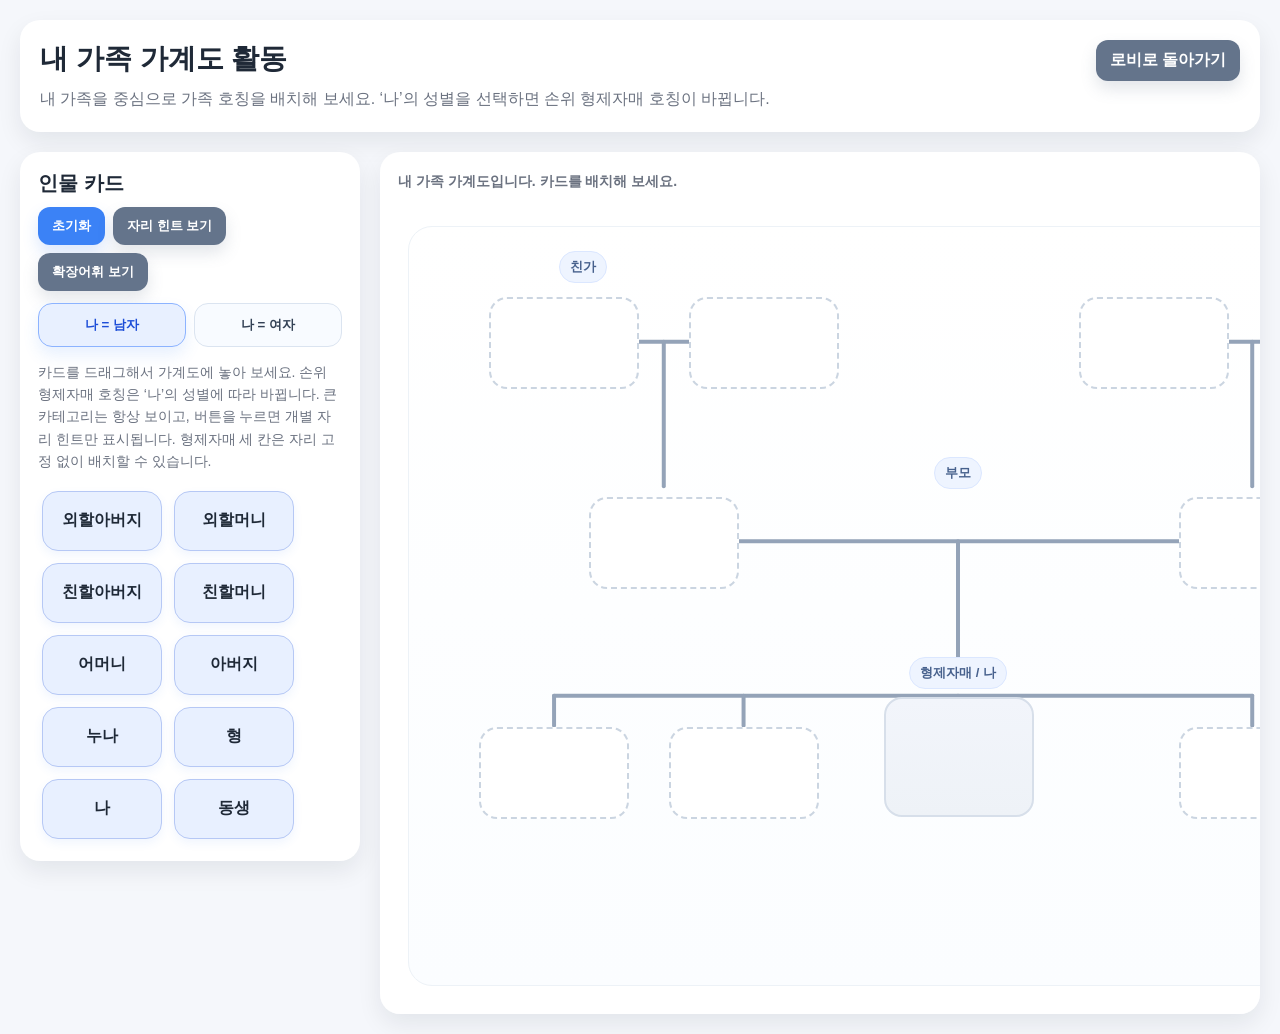
<file: family-tree.html>
<!DOCTYPE html>
<html lang="ko">
<head>
  <meta charset="UTF-8" />
  <meta name="viewport" content="width=device-width, initial-scale=1.0" />
  <title>내 가족 가계도 활동</title>
  <style>
    * { box-sizing: border-box; }

    :root {
      --bg: #f5f7fb;
      --panel: #ffffff;
      --text: #1f2937;
      --muted: #6b7280;
      --line: #94a3b8;
      --slot-border: #cbd5e1;
      --slot-bg: #ffffff;
      --card-bg: #e8f0ff;
      --card-border: #b6c8f5;
      --accent: #3b82f6;
      --wrong: #f472b6;
      --wrong-bg: #fdf2f8;
      --correct: #86efac;
      --correct-bg: #f0fdf4;
      --shadow: 0 10px 24px rgba(15, 23, 42, 0.08);
    }

    body {
      margin: 0;
      font-family: "Pretendard", "Noto Sans KR", Arial, sans-serif;
      background: var(--bg);
      color: var(--text);
    }

    .page {
      max-width: 1380px;
      margin: 0 auto;
      padding: 20px;
    }

    .header {
      background: var(--panel);
      border-radius: 20px;
      padding: 20px;
      box-shadow: var(--shadow);
      margin-bottom: 20px;
    }

    .header-top {
      display: flex;
      justify-content: space-between;
      align-items: flex-start;
      gap: 12px;
      flex-wrap: wrap;
    }

    .back-link {
      display: inline-flex;
      align-items: center;
      justify-content: center;
      padding: 10px 14px;
      border-radius: 12px;
      background: #64748b;
      color: #ffffff;
      text-decoration: none;
      font-weight: 700;
      box-shadow: 0 8px 16px rgba(100, 116, 139, 0.18);
      transition: transform 0.15s ease, box-shadow 0.15s ease;
      white-space: nowrap;
    }

    .back-link:hover {
      transform: translateY(-1px);
    }

    .header h1 {
      margin: 0 0 8px;
      font-size: 28px;
    }

    .header p {
      margin: 0;
      color: var(--muted);
      line-height: 1.6;
    }

    .layout {
      display: grid;
      grid-template-columns: 340px 1fr;
      gap: 20px;
      align-items: start;
    }

    .panel {
      background: var(--panel);
      border-radius: 20px;
      padding: 18px;
      box-shadow: var(--shadow);
    }

    .panel-header {
      display: flex;
      justify-content: space-between;
      align-items: center;
      gap: 10px;
      flex-wrap: wrap;
      margin-bottom: 12px;
    }

    .panel h2 {
      margin: 0;
      font-size: 20px;
    }

    .panel p {
      margin: 0 0 14px;
      color: var(--muted);
      font-size: 14px;
      line-height: 1.6;
    }

    .button-row {
      display: flex;
      gap: 8px;
      flex-wrap: wrap;
    }

    .tool-btn {
      border: none;
      border-radius: 12px;
      padding: 10px 14px;
      font-weight: 700;
      cursor: pointer;
      color: white;
      transition: transform 0.15s ease, box-shadow 0.15s ease;
    }

    .tool-btn:hover { transform: translateY(-1px); }
    .tool-btn.primary {
      background: var(--accent);
      box-shadow: 0 8px 16px rgba(59, 130, 246, 0.18);
    }

    .tool-btn.secondary {
      background: #64748b;
      box-shadow: 0 8px 16px rgba(100, 116, 139, 0.18);
    }

    .tool-btn.secondary {
      background: #64748b;
      box-shadow: 0 8px 16px rgba(100, 116, 139, 0.18);
    }

    .gender-toggle {
      display: grid;
      grid-template-columns: 1fr 1fr;
      gap: 8px;
      margin-bottom: 14px;
    }

    .gender-btn {
      border: 1px solid #dbe4f0;
      background: #f8fbff;
      color: #334155;
      border-radius: 14px;
      padding: 12px 14px;
      font-weight: 800;
      cursor: pointer;
      transition: all 0.15s ease;
    }

    .gender-btn.active {
      background: #e8f0ff;
      border-color: #8cb3ff;
      color: #1d4ed8;
      box-shadow: 0 8px 16px rgba(59, 130, 246, 0.12);
    }

    .card-list {
      display: flex;
      flex-wrap: wrap;
      gap: 12px;
      min-height: 88px;
      padding: 4px;
      border-radius: 16px;
    }

    .card-list.drop-over {
      background: #f8fbff;
      outline: 2px dashed #bfdbfe;
    }

    .card {
      min-width: 120px;
      min-height: 60px;
      padding: 14px 16px;
      border-radius: 16px;
      border: 1px solid var(--card-border);
      background: var(--card-bg);
      display: flex;
      align-items: center;
      justify-content: center;
      text-align: center;
      font-weight: 800;
      cursor: grab;
      user-select: none;
      -webkit-user-drag: none;
      touch-action: none;
      box-shadow: 0 4px 10px rgba(59, 130, 246, 0.08);
      position: relative;
      overflow: visible;
      transition: opacity 0.15s ease, transform 0.15s ease;
    }

    .card:hover { transform: translateY(-1px); }
    .card:active { cursor: grabbing; }
    .card.dragging-source { opacity: 0.32; }

    .drag-ghost {
      position: fixed;
      left: 0;
      top: 0;
      z-index: 9999;
      pointer-events: none;
      margin: 0;
      transform: translate(-50%, -50%) scale(1.04);
      box-shadow: 0 16px 28px rgba(15, 23, 42, 0.18);
    }

    .modal-backdrop {
      position: fixed;
      inset: 0;
      background: rgba(15, 23, 42, 0.44);
      display: none;
      align-items: center;
      justify-content: center;
      padding: 20px;
      z-index: 2000;
    }

    .modal-backdrop.open {
      display: flex;
    }

    .modal {
      width: min(760px, 100%);
      max-height: 86vh;
      overflow-y: auto;
      background: #ffffff;
      border-radius: 24px;
      box-shadow: 0 24px 60px rgba(15, 23, 42, 0.22);
      padding: 22px;
    }

    .modal-header {
      display: flex;
      justify-content: space-between;
      align-items: center;
      gap: 12px;
      margin-bottom: 12px;
    }

    .modal-header h3 {
      margin: 0;
      font-size: 22px;
    }

    .close-btn {
      border: none;
      background: #eef2f7;
      color: #334155;
      border-radius: 12px;
      padding: 10px 12px;
      font-weight: 800;
      cursor: pointer;
    }

    .modal-desc {
      margin: 0 0 16px;
      color: var(--muted);
      line-height: 1.6;
      font-size: 14px;
    }

    .vocab-sections {
      display: flex;
      flex-direction: column;
      gap: 18px;
    }

    .vocab-section {
      border: 1px solid #e6edf7;
      border-radius: 20px;
      padding: 16px;
      background: #fcfdff;
    }

    .vocab-section-title {
      margin: 0 0 12px;
      font-size: 17px;
      font-weight: 900;
      color: #334155;
    }

    .vocab-grid {
      display: grid;
      grid-template-columns: repeat(2, minmax(0, 1fr));
      gap: 14px;
    }

    .vocab-card {
      border: 1px solid #dbe4f0;
      background: linear-gradient(180deg, #f9fbff 0%, #f3f7ff 100%);
      border-radius: 18px;
      padding: 16px;
      box-shadow: 0 8px 18px rgba(59, 130, 246, 0.06);
    }

    .vocab-card h4 {
      margin: 0 0 8px;
      font-size: 18px;
      color: #1d4ed8;
    }

    .vocab-card p {
      margin: 0;
      font-size: 14px;
      color: #475569;
      line-height: 1.6;
    }

    @media (max-width: 640px) {
      .vocab-grid {
        grid-template-columns: 1fr;
      }
    }

    .card::after {
      content: attr(data-desc);
      position: absolute;
      left: 50%;
      bottom: calc(100% + 14px);
      transform: translateX(-50%) translateY(6px);
      min-width: 190px;
      max-width: 280px;
      padding: 10px 12px;
      border-radius: 14px;
      background: rgba(17, 24, 39, 0.94);
      color: white;
      font-size: 13px;
      font-weight: 500;
      line-height: 1.5;
      text-align: left;
      white-space: normal;
      opacity: 0;
      pointer-events: none;
      transition: opacity 0.18s ease, transform 0.18s ease;
      z-index: 30;
      box-shadow: 0 10px 20px rgba(0, 0, 0, 0.18);
    }

    .card::before {
      content: "";
      position: absolute;
      left: 50%;
      bottom: calc(100% + 6px);
      transform: translateX(-50%) translateY(6px);
      border-width: 8px;
      border-style: solid;
      border-color: rgba(17, 24, 39, 0.94) transparent transparent transparent;
      opacity: 0;
      pointer-events: none;
      transition: opacity 0.18s ease, transform 0.18s ease;
      z-index: 29;
    }

    .card:hover::after,
    .card:hover::before {
      opacity: 1;
      transform: translateX(-50%) translateY(0);
    }

    .feedback {
      margin: 0 0 14px;
      font-size: 14px;
      color: var(--muted);
      line-height: 1.6;
      font-weight: 600;
    }

    .tree-panel { overflow-x: auto; }

    .tree-wrap {
      min-width: 1120px;
      position: relative;
      padding: 20px 10px 10px;
    }

    .tree {
      position: relative;
      width: 1100px;
      height: 760px;
      margin: 0 auto;
      border-radius: 24px;
      background: linear-gradient(180deg, #ffffff 0%, #fbfdff 100%);
      border: 1px solid #edf2f7;
    }

    .tree svg {
      position: absolute;
      inset: 0;
      width: 100%;
      height: 100%;
      pointer-events: none;
    }

    .tree line {
      stroke: var(--line);
      stroke-width: 4;
      stroke-linecap: round;
    }

    .tree-note {
      position: absolute;
      background: #eef4ff;
      color: #47618d;
      border: 1px solid #dbe7ff;
      border-radius: 999px;
      padding: 6px 10px;
      font-size: 13px;
      font-weight: 800;
      z-index: 2;
    }

    .tree-note::after {
      content: attr(data-desc);
      position: absolute;
      left: 50%;
      bottom: calc(100% + 14px);
      transform: translateX(-50%) translateY(6px);
      min-width: 180px;
      max-width: 260px;
      padding: 10px 12px;
      border-radius: 14px;
      background: rgba(17, 24, 39, 0.94);
      color: white;
      font-size: 13px;
      font-weight: 500;
      line-height: 1.5;
      text-align: left;
      white-space: normal;
      opacity: 0;
      pointer-events: none;
      transition: opacity 0.18s ease, transform 0.18s ease;
      box-shadow: 0 10px 20px rgba(0, 0, 0, 0.18);
      z-index: 40;
    }

    .tree-note::before {
      content: "";
      position: absolute;
      left: 50%;
      bottom: calc(100% + 6px);
      transform: translateX(-50%) translateY(6px);
      border-width: 8px;
      border-style: solid;
      border-color: rgba(17, 24, 39, 0.94) transparent transparent transparent;
      opacity: 0;
      pointer-events: none;
      transition: opacity 0.18s ease, transform 0.18s ease;
      z-index: 39;
    }

    .tree-note:hover::after,
    .tree-note:hover::before {
      opacity: 1;
      transform: translateX(-50%) translateY(0);
    }

    .note-maternal { top: 24px; right: 150px; }
    .note-paternal { top: 24px; left: 150px; }
    .note-parents { top: 230px; left: 50%; transform: translateX(-50%); }
    .note-siblings { top: 430px; left: 50%; transform: translateX(-50%); }

    .slot {
      position: absolute;
      width: 150px;
      min-height: 92px;
      border: 2px dashed var(--slot-border);
      border-radius: 18px;
      background: var(--slot-bg);
      display: flex;
      align-items: center;
      justify-content: center;
      padding: 8px;
      transition: border-color 0.15s ease, background 0.15s ease;
    }

    .slot.over {
      border-color: var(--accent);
      background: #eff6ff;
    }

    .slot.correct {
      border-color: var(--correct);
      background: var(--correct-bg);
    }

    .slot.wrong {
      border-color: var(--wrong);
      background: var(--wrong-bg);
    }

    .slot-label {
      position: absolute;
      top: -14px;
      left: 50%;
      transform: translateX(-50%);
      background: #fff;
      border: 1px solid #dbe4f0;
      border-radius: 999px;
      padding: 4px 10px;
      font-size: 13px;
      font-weight: 700;
      white-space: nowrap;
      color: #475569;
      opacity: 0;
      pointer-events: none;
      transition: opacity 0.15s ease;
    }

    .tree.show-hints .slot-label {
      opacity: 1;
    }

    .slot .card {
      width: 100%;
      min-width: 0;
      min-height: 72px;
    }

    .me-slot {
      background: linear-gradient(180deg, #f2f5fb 0%, #eef2f7 100%);
      border-style: solid;
      border-color: #d7dfea;
    }

    .slot-mg { top: 70px; left: 670px; }
    .slot-mgm { top: 70px; left: 870px; }
    .slot-pg { top: 70px; left: 80px; }
    .slot-pgm { top: 70px; left: 280px; }

    .slot-mother { top: 270px; left: 770px; }
    .slot-father { top: 270px; left: 180px; }

    .slot-older-sister { top: 500px; left: 70px; }
    .slot-older-brother { top: 500px; left: 260px; }
    .slot-me { top: 470px; left: 475px; width: 150px; min-height: 120px; }
    .slot-younger { top: 500px; left: 770px; }

    @media (max-width: 980px) {
      .layout {
        grid-template-columns: 1fr;
      }
    }

    @media (max-width: 640px) {
      .page { padding: 14px; }
      .header h1 { font-size: 24px; }
      .tool-btn { width: 100%; }
      .back-link { width: 100%; }
    }
  </style>
</head>
<body>
  <div class="page">
    <section class="header">
      <div class="header-top">
        <div>
          <h1>내 가족 가계도 활동</h1>
          <p>내 가족을 중심으로 가족 호칭을 배치해 보세요. ‘나’의 성별을 선택하면 손위 형제자매 호칭이 바뀝니다.</p>
        </div>
        <a href="./index.html" class="back-link">로비로 돌아가기</a>
      </div>
    </section>

    <section class="layout">
      <div class="panel">
        <div class="panel-header">
          <h2>인물 카드</h2>
          <div class="button-row">
            <button class="tool-btn primary" id="resetBtn">초기화</button>
            <button class="tool-btn secondary" id="hintToggleBtn" type="button">자리 힌트 보기</button>
            <button class="tool-btn secondary" id="openVocabBtn" type="button">확장어휘 보기</button>
          </div>
        </div>

        <div class="gender-toggle">
          <button class="gender-btn active" id="maleBtn" type="button">나 = 남자</button>
          <button class="gender-btn" id="femaleBtn" type="button">나 = 여자</button>
        </div>

        <p id="helpText">카드를 드래그해서 가계도에 놓아 보세요. 손위 형제자매 호칭은 ‘나’의 성별에 따라 바뀝니다. 큰 카테고리는 항상 보이고, 버튼을 누르면 개별 자리 힌트만 표시됩니다. 형제자매 세 칸은 자리 고정 없이 배치할 수 있습니다.</p>

        <div class="card-list" id="cardList">
          <div class="card" data-role="maternal_grandfather" data-label="외할아버지">외할아버지</div>
          <div class="card" data-role="maternal_grandmother" data-label="외할머니">외할머니</div>
          <div class="card" data-role="paternal_grandfather" data-label="친할아버지">친할아버지</div>
          <div class="card" data-role="paternal_grandmother" data-label="친할머니">친할머니</div>
          <div class="card" data-role="mother" data-label="어머니">어머니</div>
          <div class="card" data-role="father" data-label="아버지">아버지</div>
          <div class="card" data-role="older_sister" data-label="누나">누나</div>
          <div class="card" data-role="older_brother" data-label="형">형</div>
          <div class="card" data-role="me" data-label="나">나</div>
          <div class="card" data-role="younger" data-label="동생">동생</div>
        </div>
      </div>

      <div class="panel tree-panel">
        <p class="feedback" id="feedback">내 가족 가계도입니다. 카드를 배치해 보세요.</p>

        <div class="tree-wrap">
          <div class="tree">
            <div class="tree-note note-maternal" data-desc="외가는 어머니 쪽 가족을 말해요.">외가</div>
            <div class="tree-note note-paternal" data-desc="친가는 아버지 쪽 가족을 말해요.">친가</div>
            <div class="tree-note note-parents" data-desc="부모는 아버지와 어머니를 함께 가리키는 말이에요.">부모</div>
            <div class="tree-note note-siblings" data-desc="형제자매는 형, 누나, 오빠, 언니, 남동생, 여동생을 함께 가리키는 말이에요.">형제자매 / 나</div>

            <svg viewBox="0 0 1100 760" aria-hidden="true">
              <line x1="155" y1="115" x2="355" y2="115"></line>
              <line x1="255" y1="115" x2="255" y2="260"></line>

              <line x1="745" y1="115" x2="945" y2="115"></line>
              <line x1="845" y1="115" x2="845" y2="260"></line>

              <line x1="255" y1="315" x2="845" y2="315"></line>
              <line x1="550" y1="315" x2="550" y2="450"></line>

              <line x1="145" y1="470" x2="845" y2="470"></line>
              <line x1="145" y1="470" x2="145" y2="500"></line>
              <line x1="335" y1="470" x2="335" y2="500"></line>
              <line x1="550" y1="470" x2="550" y2="470"></line>
              <line x1="845" y1="470" x2="845" y2="500"></line>
            </svg>

            <div class="slot slot-mg" data-role="maternal_grandfather"><span class="slot-label">외할아버지</span></div>
            <div class="slot slot-mgm" data-role="maternal_grandmother"><span class="slot-label">외할머니</span></div>
            <div class="slot slot-pg" data-role="paternal_grandfather"><span class="slot-label">친할아버지</span></div>
            <div class="slot slot-pgm" data-role="paternal_grandmother"><span class="slot-label">친할머니</span></div>

            <div class="slot slot-mother" data-role="mother"><span class="slot-label">어머니</span></div>
            <div class="slot slot-father" data-role="father"><span class="slot-label">아버지</span></div>

            <div class="slot slot-older-sister" data-role="sibling_group"><span class="slot-label">형제자매</span></div>
            <div class="slot slot-older-brother" data-role="sibling_group"><span class="slot-label">형제자매</span></div>
            <div class="slot slot-me me-slot" data-role="me"><span class="slot-label" data-slot-label="me">나</span></div>
            <div class="slot slot-younger" data-role="sibling_group"><span class="slot-label">형제자매</span></div>
          </div>
        </div>
      </div>
    </section>

    <div class="modal-backdrop" id="vocabModal" aria-hidden="true">
      <div class="modal" role="dialog" aria-modal="true" aria-labelledby="vocabModalTitle">
        <div class="modal-header">
          <h3 id="vocabModalTitle">혈연 친척 확장어휘</h3>
          <button class="close-btn" id="closeVocabBtn" type="button">닫기</button>
        </div>
        <p class="modal-desc">내 가족 가계도 다음 단계에서 함께 익히는 친척 어휘입니다. 친가와 외가를 나누고, 공통 어휘는 따로 묶어 보았습니다.</p>
        <div class="vocab-sections">
          <section class="vocab-section">
            <h4 class="vocab-section-title">친가</h4>
            <div class="vocab-grid">
              <div class="vocab-card">
                <h4>큰아버지</h4>
                <p>큰아버지는 아버지의 형이에요.</p>
              </div>
              <div class="vocab-card">
                <h4>작은아버지</h4>
                <p>작은아버지는 아버지의 남동생이에요.</p>
              </div>
              <div class="vocab-card">
                <h4>고모</h4>
                <p>고모는 아버지의 여자 형제예요.</p>
              </div>
            </div>
          </section>

          <section class="vocab-section">
            <h4 class="vocab-section-title">외가</h4>
            <div class="vocab-grid">
              <div class="vocab-card">
                <h4>이모</h4>
                <p>이모는 어머니의 여자 형제예요.</p>
              </div>
              <div class="vocab-card">
                <h4>외삼촌</h4>
                <p>외삼촌은 어머니의 남자 형제예요.</p>
              </div>
            </div>
          </section>

          <section class="vocab-section">
            <h4 class="vocab-section-title">공통</h4>
            <div class="vocab-grid">
              <div class="vocab-card">
                <h4>사촌</h4>
                <p>사촌은 큰아버지, 작은아버지, 고모, 이모, 외삼촌의 자녀예요.</p>
              </div>
            </div>
          </section>
        </div>
      </div>
    </div>
  </div>

  <script>
    const cardList = document.getElementById('cardList');
    const resetBtn = document.getElementById('resetBtn');
    const hintToggleBtn = document.getElementById('hintToggleBtn');
    const openVocabBtn = document.getElementById('openVocabBtn');
    const closeVocabBtn = document.getElementById('closeVocabBtn');
    const vocabModal = document.getElementById('vocabModal');
    const feedback = document.getElementById('feedback');
    const maleBtn = document.getElementById('maleBtn');
    const femaleBtn = document.getElementById('femaleBtn');
    const tree = document.querySelector('.tree');

    let myGender = 'male';
    let hintsVisible = false;
    let dragState = null;

    function getCards() {
      return [...document.querySelectorAll('.card')];
    }

    function getSlots() {
      return [...document.querySelectorAll('.slot')];
    }

    function getRoleConfig() {
      if (myGender === 'male') {
        return {
          older_sister: {
            label: '누나',
            desc: '누나는 나보다 나이가 많은 여자 형제자매를 남자가 부르는 말이에요.'
          },
          older_brother: {
            label: '형',
            desc: '형은 나보다 나이가 많은 남자 형제자매를 남자가 부르는 말이에요.'
          },
          me: {
            label: '나',
            desc: '이 카드는 남자인 나 자신을 가리켜요.'
          }
        };
      }

      return {
        older_sister: {
          label: '언니',
          desc: '언니는 나보다 나이가 많은 여자 형제자매를 여자가 부르는 말이에요.'
        },
        older_brother: {
          label: '오빠',
          desc: '오빠는 나보다 나이가 많은 남자 형제자매를 여자가 부르는 말이에요.'
        },
        me: {
          label: '나',
          desc: '이 카드는 여자인 나 자신을 가리켜요.'
        }
      };
    }

    function applyCardMeta(card, label, desc) {
      card.textContent = label;
      card.dataset.label = label;
      card.dataset.desc = desc;
    }

    function updateHintState() {
      tree.classList.toggle('show-hints', hintsVisible);
      hintToggleBtn.textContent = hintsVisible ? '자리 힌트 숨기기' : '자리 힌트 보기';
    }

    function updateLabelsByGender() {
      const config = getRoleConfig();

      const baseMeta = {
        maternal_grandfather: ['외할아버지', '외할아버지는 어머니의 아버지예요.'],
        maternal_grandmother: ['외할머니', '외할머니는 어머니의 어머니예요.'],
        paternal_grandfather: ['친할아버지', '친할아버지는 아버지의 아버지예요.'],
        paternal_grandmother: ['친할머니', '친할머니는 아버지의 어머니예요.'],
        mother: ['어머니', '어머니는 나와 형제자매들의 어머니예요.'],
        father: ['아버지', '아버지는 나와 형제자매들의 아버지예요.'],
        younger: ['동생', '동생은 나보다 나이가 어린 형제자매예요.']
      };

      getCards().forEach((card) => {
        const role = card.dataset.role;
        if (baseMeta[role]) {
          applyCardMeta(card, baseMeta[role][0], baseMeta[role][1]);
        }
      });

      const olderSisterCard = document.querySelector('.card[data-role="older_sister"]');
      const olderBrotherCard = document.querySelector('.card[data-role="older_brother"]');
      const meCard = document.querySelector('.card[data-role="me"]');

      applyCardMeta(olderSisterCard, config.older_sister.label, config.older_sister.desc);
      applyCardMeta(olderBrotherCard, config.older_brother.label, config.older_brother.desc);
      applyCardMeta(meCard, config.me.label, config.me.desc);

      document.querySelector('[data-slot-label="me"]').textContent = '나';

      maleBtn.classList.toggle('active', myGender === 'male');
      femaleBtn.classList.toggle('active', myGender === 'female');

      checkAnswers();
    }

    function clearStates() {
      getSlots().forEach((slot) => slot.classList.remove('wrong', 'correct', 'over'));
      cardList.classList.remove('drop-over');
    }

    function resetAllCards() {
      getCards().forEach((card) => {
        cardList.appendChild(card);
      });
      clearStates();
      checkAnswers();
    }

    function checkAnswers() {
      clearStates();

      let placedCount = 0;
      let correctCount = 0;

      getSlots().forEach((slot) => {
        const card = slot.querySelector('.card');
        if (!card) return;
        placedCount += 1;

        const slotRole = slot.dataset.role;
        const cardRole = card.dataset.role;
        const isSibling = slotRole === 'sibling_group' && (
          cardRole === 'older_sister' ||
          cardRole === 'older_brother' ||
          cardRole === 'younger'
        );

        if (cardRole === slotRole || isSibling) {
          slot.classList.add('correct');
          correctCount += 1;
        } else {
          slot.classList.add('wrong');
        }
      });

      if (placedCount === 0) {
        feedback.textContent = '내 가족 가계도입니다. 카드를 배치해 보세요.';
        return;
      }

      if (correctCount === getSlots().length) {
        feedback.textContent = '정답입니다. 모든 가족 호칭이 올바른 자리에 배치되었습니다.';
        return;
      }

      const wrongCount = placedCount - correctCount;
      feedback.textContent = `현재 ${placedCount}개 배치됨 · 정답 ${correctCount}개 · 틀림 ${wrongCount}개`;
    }

    function placeCard(target, card) {
      const existing = target.querySelector('.card');
      if (existing && existing !== card) {
        cardList.appendChild(existing);
      }
      target.appendChild(card);
      checkAnswers();
    }

    function findDropTarget(clientX, clientY) {
      const el = document.elementFromPoint(clientX, clientY);
      if (!el) return null;
      return el.closest('.slot, .card-list');
    }

    function highlightTarget(target) {
      clearStates();
      if (!target) return;
      if (target.classList.contains('slot')) {
        target.classList.add('over');
      } else if (target.classList.contains('card-list')) {
        target.classList.add('drop-over');
      }
    }

    function moveGhost(clientX, clientY) {
      if (!dragState) return;
      dragState.ghost.style.left = `${clientX}px`;
      dragState.ghost.style.top = `${clientY}px`;
      const target = findDropTarget(clientX, clientY);
      dragState.currentTarget = target;
      highlightTarget(target);
    }

    function finishDrag(clientX, clientY) {
      if (!dragState) return;

      const { card, ghost, originParent } = dragState;
      const target = findDropTarget(clientX, clientY) || dragState.currentTarget;

      clearStates();
      card.classList.remove('dragging-source');
      ghost.remove();

      if (target) {
        if (target.classList.contains('slot')) {
          placeCard(target, card);
        } else {
          target.appendChild(card);
          checkAnswers();
        }
      } else if (originParent) {
        originParent.appendChild(card);
        checkAnswers();
      }

      dragState = null;
    }

    function handlePointerMove(event) {
      if (!dragState || event.pointerId !== dragState.pointerId) return;
      moveGhost(event.clientX, event.clientY);
    }

    function handlePointerUp(event) {
      if (!dragState || event.pointerId !== dragState.pointerId) return;
      finishDrag(event.clientX, event.clientY);
      window.removeEventListener('pointermove', handlePointerMove);
      window.removeEventListener('pointerup', handlePointerUp);
      window.removeEventListener('pointercancel', handlePointerUp);
    }

    function enableCardDrag(card) {
      card.addEventListener('dragstart', (event) => {
        event.preventDefault();
      });

      card.addEventListener('pointerdown', (event) => {
        if (event.button !== undefined && event.button !== 0) return;
        event.preventDefault();

        const rect = card.getBoundingClientRect();
        const ghost = card.cloneNode(true);
        ghost.classList.remove('dragging-source');
        ghost.classList.add('drag-ghost');
        ghost.style.width = `${rect.width}px`;
        ghost.style.height = `${rect.height}px`;
        document.body.appendChild(ghost);

        card.classList.add('dragging-source');

        dragState = {
          card,
          ghost,
          originParent: card.parentElement,
          pointerId: event.pointerId,
          currentTarget: null,
        };

        moveGhost(event.clientX, event.clientY);

        window.addEventListener('pointermove', handlePointerMove, { passive: false });
        window.addEventListener('pointerup', handlePointerUp);
        window.addEventListener('pointercancel', handlePointerUp);
      });
    }

    getCards().forEach(enableCardDrag);
    resetBtn.addEventListener('click', resetAllCards);
    hintToggleBtn.addEventListener('click', () => {
      hintsVisible = !hintsVisible;
      updateHintState();
    });

    openVocabBtn.addEventListener('click', () => {
      vocabModal.classList.add('open');
      vocabModal.setAttribute('aria-hidden', 'false');
    });

    closeVocabBtn.addEventListener('click', () => {
      vocabModal.classList.remove('open');
      vocabModal.setAttribute('aria-hidden', 'true');
    });

    vocabModal.addEventListener('click', (event) => {
      if (event.target === vocabModal) {
        vocabModal.classList.remove('open');
        vocabModal.setAttribute('aria-hidden', 'true');
      }
    });

    maleBtn.addEventListener('click', () => {
      myGender = 'male';
      updateLabelsByGender();
    });

    femaleBtn.addEventListener('click', () => {
      myGender = 'female';
      updateLabelsByGender();
    });

    updateLabelsByGender();
    updateHintState();
    checkAnswers();
  </script>
</body>
</html>
</file>
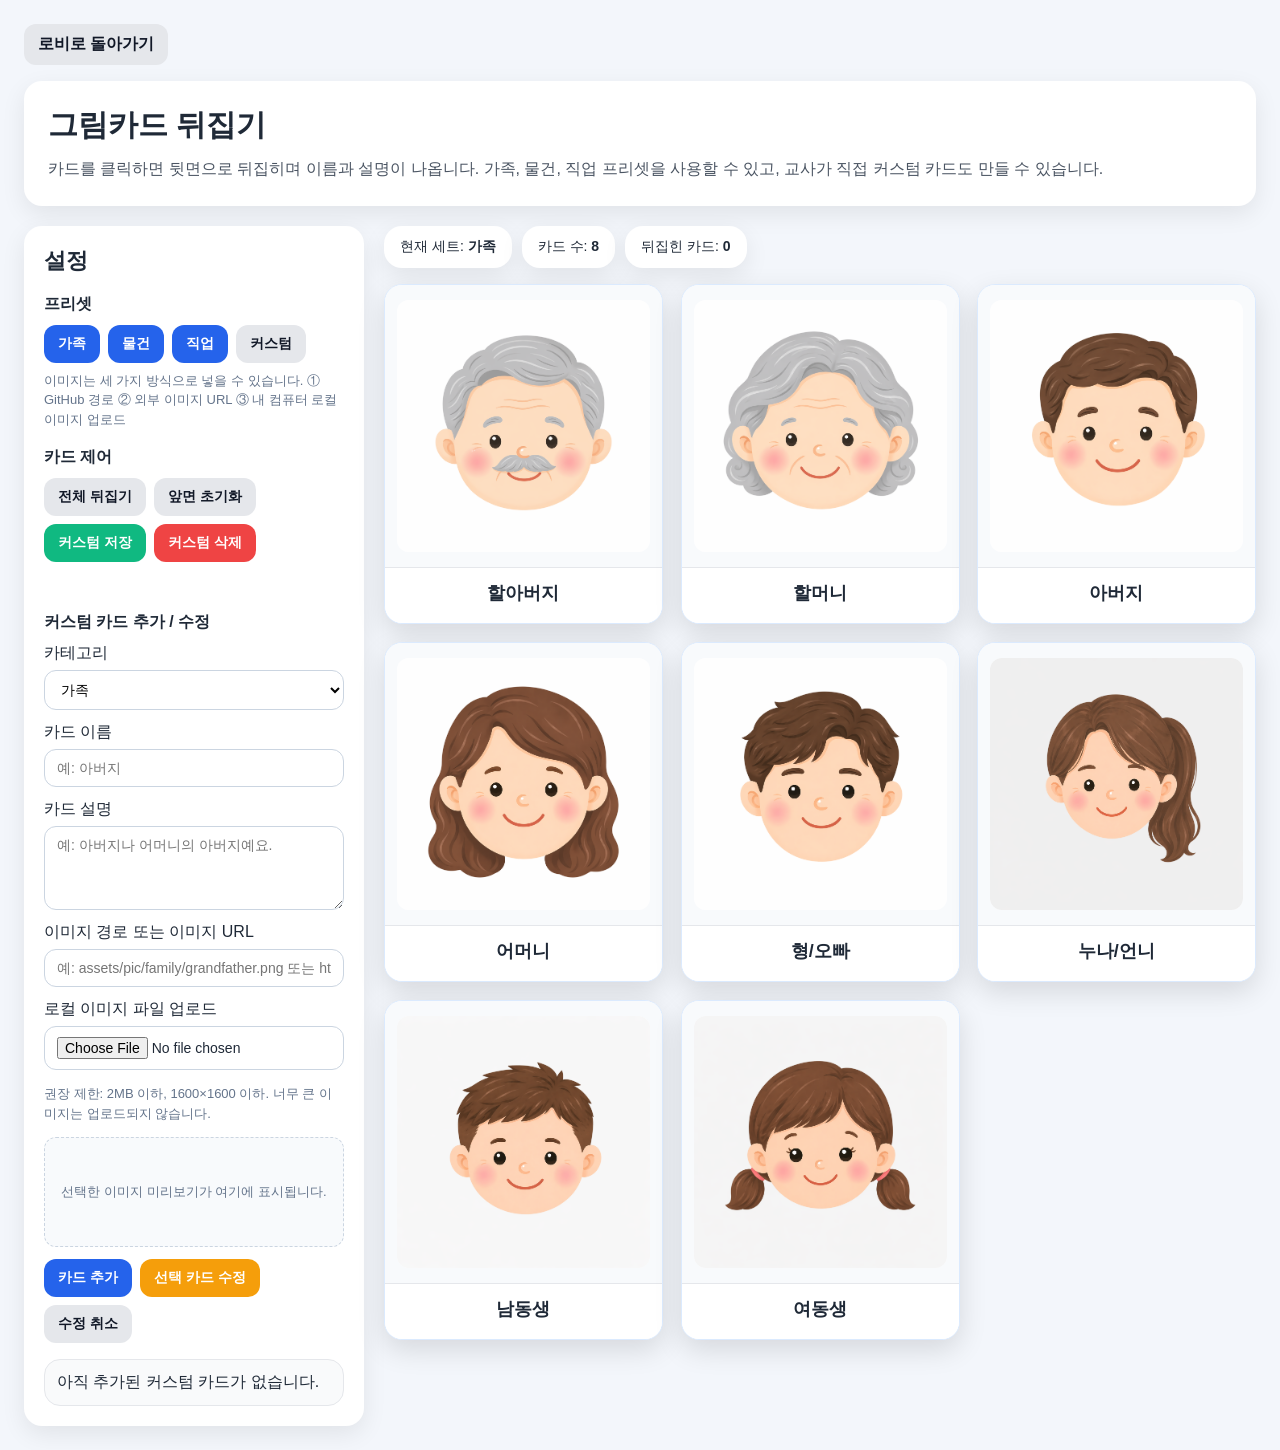
<file: Flashcard.html>
<!DOCTYPE html>
<html lang="ko">
<head>
  <meta charset="UTF-8" />
  <meta name="viewport" content="width=device-width, initial-scale=1.0" />
  <title>그림카드 뒤집기</title>
<link rel="stylesheet" href="./assets/css/flashcard.css" />
</head>
<body>
  <div class="page">
    <div class="topbar">
      <a class="back-link" href="index.html">로비로 돌아가기</a>
    </div>

    <section class="header">
      <h1>그림카드 뒤집기</h1>
      <p>카드를 클릭하면 뒷면으로 뒤집히며 이름과 설명이 나옵니다. 가족, 물건, 직업 프리셋을 사용할 수 있고, 교사가 직접 커스텀 카드도 만들 수 있습니다.</p>
    </section>

    <div class="layout">
      <aside class="panel">
        <h2>설정</h2>

        <h3>프리셋</h3>
        <div class="button-row">
          <button class="primary" data-preset="family">가족</button>
          <button class="primary" data-preset="object">물건</button>
          <button class="primary" data-preset="job">직업</button>
          <button class="secondary" id="loadCustomBtn">커스텀</button>
        </div>
        <small class="hint">이미지는 세 가지 방식으로 넣을 수 있습니다. ① GitHub 경로 ② 외부 이미지 URL ③ 내 컴퓨터 로컬 이미지 업로드</small>

        <h3>카드 제어</h3>
        <div class="button-row">
          <button class="secondary" id="flipAllBtn">전체 뒤집기</button>
          <button class="secondary" id="resetFlipBtn">앞면 초기화</button>
          <button class="success" id="saveCustomBtn">커스텀 저장</button>
          <button class="danger" id="clearCustomBtn">커스텀 삭제</button>
        </div>
        <div class="message" id="statusMessage"></div>

        <h3>커스텀 카드 추가 / 수정</h3>
        <div class="input-group">
          <label for="cardCategory">카테고리</label>
          <select id="cardCategory">
            <option value="family">가족</option>
            <option value="object">물건</option>
            <option value="job">직업</option>
            <option value="custom">기타</option>
          </select>
        </div>
        <div class="input-group">
          <label for="cardName">카드 이름</label>
          <input type="text" id="cardName" placeholder="예: 아버지" />
        </div>
        <div class="input-group">
          <label for="cardDescription">카드 설명</label>
          <textarea id="cardDescription" placeholder="예: 아버지나 어머니의 아버지예요."></textarea>
        </div>
        <div class="input-group">
          <label for="cardImagePath">이미지 경로 또는 이미지 URL</label>
          <input type="text" id="cardImagePath" placeholder="예: assets/pic/family/grandfather.png 또는 https://example.com/image.png" />
        </div>
        <div class="input-group">
          <label for="cardImageFile">로컬 이미지 파일 업로드</label>
          <input type="file" id="cardImageFile" accept="image/png,image/jpeg,image/webp,image/gif" />
          <small class="hint">권장 제한: 2MB 이하, 1600×1600 이하. 너무 큰 이미지는 업로드되지 않습니다.</small>
          <div class="preview-box" id="uploadPreview">
            <div class="preview-placeholder">선택한 이미지 미리보기가 여기에 표시됩니다.</div>
          </div>
        </div>
        <div class="button-row">
          <button class="primary" id="addCardBtn">카드 추가</button>
          <button class="warning" id="updateCardBtn">선택 카드 수정</button>
          <button class="secondary" id="cancelEditBtn">수정 취소</button>
        </div>

        <div class="list-box" id="customCardList"></div>
      </aside>

      <main>
        <div class="stats">
          <div class="stat-box">현재 세트: <strong id="currentSetName">가족</strong></div>
          <div class="stat-box">카드 수: <strong id="cardCount">0</strong></div>
          <div class="stat-box">뒤집힌 카드: <strong id="flippedCount">0</strong></div>
        </div>
        <section class="card-grid" id="cardGrid"></section>
      </main>
    </div>
  </div>

<script src="./assets/js/flashcard.js"></script>
</body>
</html>
</file>
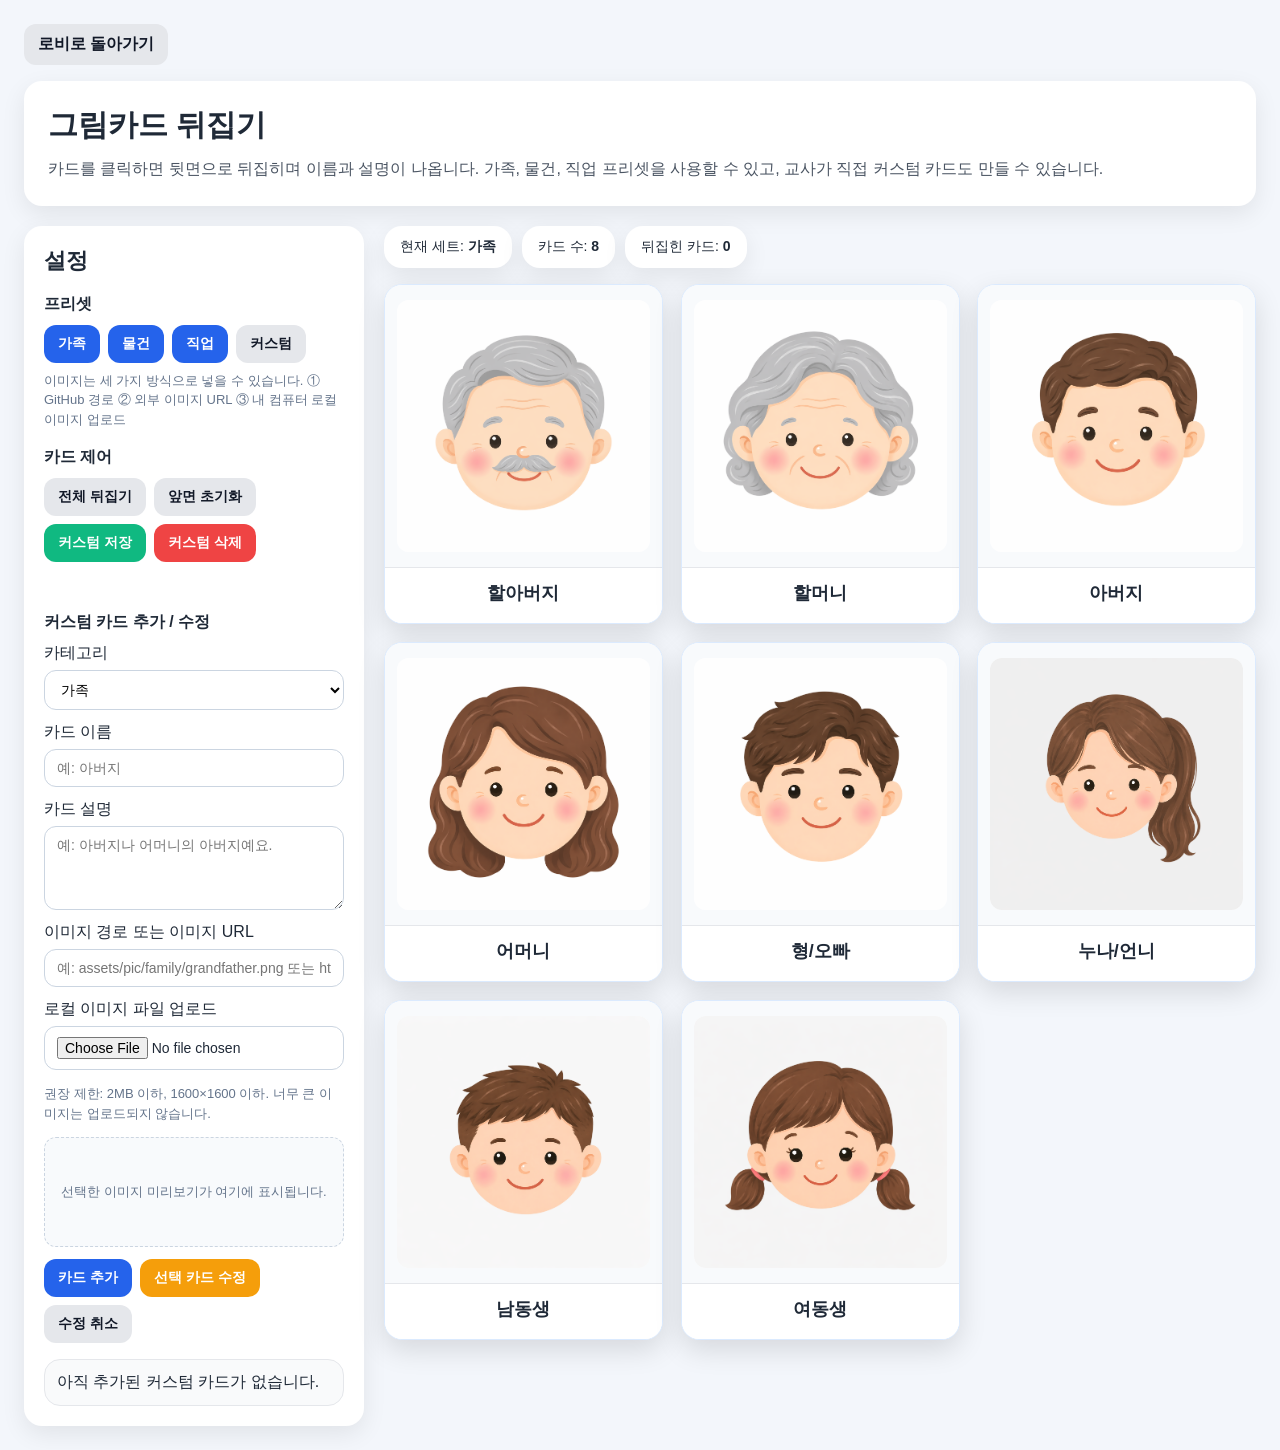
<file: flashcard.html>
<!DOCTYPE html>
<html lang="ko">
<head>
  <meta charset="UTF-8" />
  <meta name="viewport" content="width=device-width, initial-scale=1.0" />
  <title>그림카드 뒤집기</title>
<link rel="stylesheet" href="./assets/css/flashcard.css" />
</head>
<body>
  <div class="page">
    <div class="topbar">
      <a class="back-link" href="index.html">로비로 돌아가기</a>
    </div>

    <section class="header">
      <h1>그림카드 뒤집기</h1>
      <p>카드를 클릭하면 뒷면으로 뒤집히며 이름과 설명이 나옵니다. 가족, 물건, 직업 프리셋을 사용할 수 있고, 교사가 직접 커스텀 카드도 만들 수 있습니다.</p>
    </section>

    <div class="layout">
      <aside class="panel">
        <h2>설정</h2>

<!-- =========================
     프리셋 버튼 영역
     =========================
     [수정 방법]
     1. 기존 버튼과 같은 형식으로 추가합니다.
     2. data-preset 값은 presetData의 키와 반드시 같아야 합니다.
     3. 예: presetData.place 를 만들었다면 data-preset="place" 로 작성합니다.
-->
        
        <h3>프리셋</h3>
        <div class="button-row">
          <button class="primary" data-preset="family">가족</button>
          <button class="primary" data-preset="object">물건</button>
          <button class="primary" data-preset="job">직업</button>
          <button class="secondary" id="loadCustomBtn">커스텀</button>
          <!-- 예시) 새 프리셋 버튼 추가 -->
<!-- <button class="primary" data-preset="place">장소</button> -->
        </div>
        <small class="hint">이미지는 세 가지 방식으로 넣을 수 있습니다. ① GitHub 경로 ② 외부 이미지 URL ③ 내 컴퓨터 로컬 이미지 업로드</small>

        <h3>카드 제어</h3>
        <div class="button-row">
          <button class="secondary" id="flipAllBtn">전체 뒤집기</button>
          <button class="secondary" id="resetFlipBtn">앞면 초기화</button>
          <button class="success" id="saveCustomBtn">커스텀 저장</button>
          <button class="danger" id="clearCustomBtn">커스텀 삭제</button>
        </div>
        <div class="message" id="statusMessage"></div>

        <h3>커스텀 카드 추가 / 수정</h3>
        <div class="input-group">
          <label for="cardCategory">카테고리</label>
          <!-- 새 프리셋을 만들었을 때, 커스텀 카드도 그 카테고리로 만들고 싶으면 option 추가 -->
          <select id="cardCategory">
            <option value="family">가족</option>
            <option value="object">물건</option>
            <option value="job">직업</option>
            <option value="custom">기타</option>
             <!-- 예시) 새 카테고리 추가 -->
  <!-- <option value="place">장소</option> -->
          </select>
        </div>
        <div class="input-group">
          <label for="cardName">카드 이름</label>
          <input type="text" id="cardName" placeholder="예: 아버지" />
        </div>
        <div class="input-group">
          <label for="cardDescription">카드 설명</label>
          <textarea id="cardDescription" placeholder="예: 아버지나 어머니의 아버지예요."></textarea>
        </div>
        <div class="input-group">
          <label for="cardImagePath">이미지 경로 또는 이미지 URL</label>
          <input type="text" id="cardImagePath" placeholder="예: assets/pic/family/grandfather.png 또는 https://example.com/image.png" />
        </div>
        <div class="input-group">
          <label for="cardImageFile">로컬 이미지 파일 업로드</label>
          <input type="file" id="cardImageFile" accept="image/png,image/jpeg,image/webp,image/gif" />
          <small class="hint">권장 제한: 2MB 이하, 1600×1600 이하. 너무 큰 이미지는 업로드되지 않습니다.</small>
          <div class="preview-box" id="uploadPreview">
            <div class="preview-placeholder">선택한 이미지 미리보기가 여기에 표시됩니다.</div>
          </div>
        </div>
        <div class="button-row">
          <button class="primary" id="addCardBtn">카드 추가</button>
          <button class="warning" id="updateCardBtn">선택 카드 수정</button>
          <button class="secondary" id="cancelEditBtn">수정 취소</button>
        </div>

        <div class="list-box" id="customCardList"></div>
      </aside>

      <main>
        <div class="stats">
          <div class="stat-box">현재 세트: <strong id="currentSetName">가족</strong></div>
          <div class="stat-box">카드 수: <strong id="cardCount">0</strong></div>
          <div class="stat-box">뒤집힌 카드: <strong id="flippedCount">0</strong></div>
        </div>
        <section class="card-grid" id="cardGrid"></section>
      </main>
    </div>
  </div>

<script src="./assets/js/flashcard.js"></script>
</body>
</html>
</file>
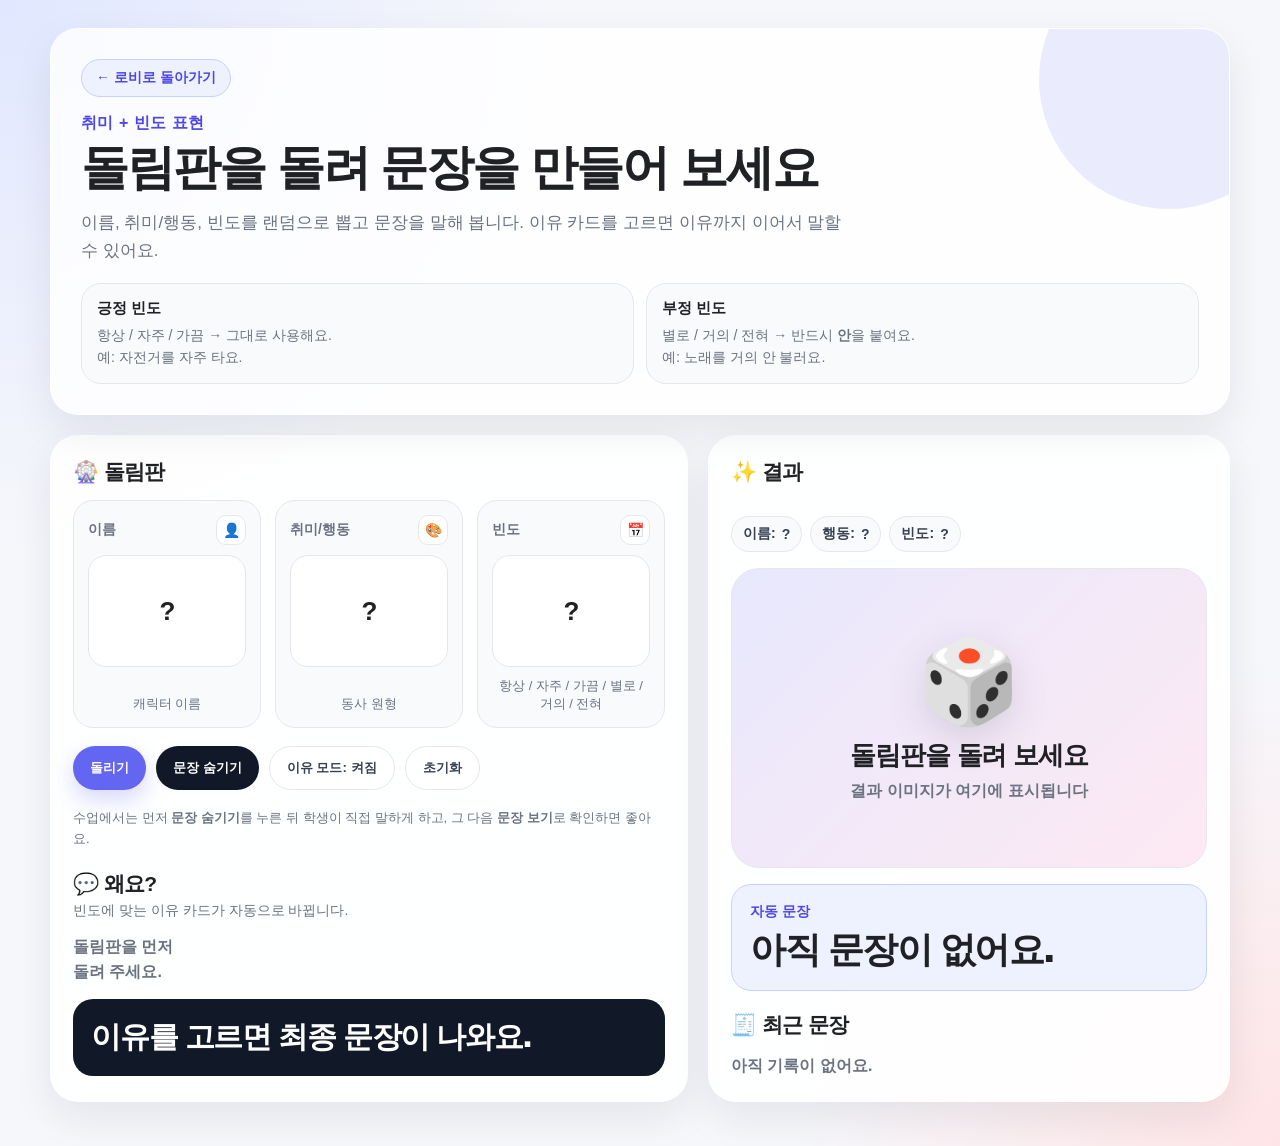
<file: hobby-frequency-wheel.html>
<!DOCTYPE html>
<html lang="ko">
<head>
  <meta charset="UTF-8" />
  <meta name="viewport" content="width=device-width, initial-scale=1.0" />
  <title>취미 + 빈도 표현 돌림판</title>
  <link rel="stylesheet" href="./assets/css/hobby-frequency-wheel.css" />
</head>
<body>
  <main class="app">
    <header class="hero">
      <a class="lobby-btn" href="https://revecnl.github.io/korean_word_edu/">← 로비로 돌아가기</a>

      <p class="eyebrow">취미 + 빈도 표현</p>
      <h1>돌림판을 돌려 문장을 만들어 보세요</h1>
      <p class="hero-desc">
        이름, 취미/행동, 빈도를 랜덤으로 뽑고 문장을 말해 봅니다.
        이유 카드를 고르면 이유까지 이어서 말할 수 있어요.
      </p>

      <div class="rules">
        <div class="rule-box">
          <strong>긍정 빈도</strong>
          <p>항상 / 자주 / 가끔 → 그대로 사용해요.<br />예: 자전거를 자주 타요.</p>
        </div>
        <div class="rule-box">
          <strong>부정 빈도</strong>
          <p>별로 / 거의 / 전혀 → 반드시 <b>안</b>을 붙여요.<br />예: 노래를 거의 안 불러요.</p>
        </div>
      </div>
    </header>

    <div class="layout">
      <section class="panel">
        <h2 class="section-title">🎡 돌림판</h2>

        <div class="wheel-grid">
          <article class="wheel-card">
            <div>
              <div class="wheel-label">
                <span>이름</span>
                <span class="wheel-icon">👤</span>
              </div>
              <div id="nameWheel" class="wheel-screen">?</div>
            </div>
            <div class="wheel-sub">캐릭터 이름</div>
          </article>

          <article class="wheel-card">
            <div>
              <div class="wheel-label">
                <span>취미/행동</span>
                <span class="wheel-icon">🎨</span>
              </div>
              <div id="actionWheel" class="wheel-screen">?</div>
            </div>
            <div class="wheel-sub">동사 원형</div>
          </article>

          <article class="wheel-card">
            <div>
              <div class="wheel-label">
                <span>빈도</span>
                <span class="wheel-icon">📅</span>
              </div>
              <div id="frequencyWheel" class="wheel-screen">?</div>
            </div>
            <div class="wheel-sub">항상 / 자주 / 가끔 / 별로 / 거의 / 전혀</div>
          </article>
        </div>

        <div class="controls">
          <button id="spinBtn" class="btn btn-primary">돌리기</button>
          <button id="hideSentenceBtn" class="btn btn-secondary">문장 숨기기</button>
          <button id="reasonModeBtn" class="btn btn-light">이유 모드: 켜짐</button>
          <button id="resetBtn" class="btn btn-light">초기화</button>
        </div>

        <div class="footer-tip">
          수업에서는 먼저 <b>문장 숨기기</b>를 누른 뒤 학생이 직접 말하게 하고,
          그 다음 <b>문장 보기</b>로 확인하면 좋아요.
        </div>

        <section class="reason-panel" id="reasonPanel">
          <div class="reason-head">
            <div>
              <h2 class="section-title reason-title">💬 왜요?</h2>
              <p>빈도에 맞는 이유 카드가 자동으로 바뀝니다.</p>
            </div>
          </div>

          <div id="reasonCards" class="reason-cards"></div>

          <div class="final-box">
            <p id="finalSentence">이유를 고르면 최종 문장이 나와요.</p>
          </div>
        </section>
      </section>

      <aside class="panel result-card">
        <h2 class="section-title">✨ 결과</h2>

        <div class="chips">
          <span class="chip">이름: <b id="chipName">?</b></span>
          <span class="chip">행동: <b id="chipAction">?</b></span>
          <span class="chip">빈도: <b id="chipFrequency">?</b></span>
        </div>

        <div id="visual" class="visual">
          <img id="resultImage" src="" alt="" />
          <div class="fallback-art">
            <div id="emojiArt" class="emoji-art">🎲</div>
            <div id="fallbackTitle" class="fallback-title">돌림판을 돌려 보세요</div>
            <div id="fallbackDesc" class="fallback-desc">결과 이미지가 여기에 표시됩니다</div>
          </div>
        </div>

        <div class="sentence-box">
          <p class="sentence-label">자동 문장</p>
          <p id="sentence" class="sentence">아직 문장이 없어요.</p>
        </div>

        <div id="hint" class="hint"></div>

        <section>
          <h2 class="section-title history-title">🧾 최근 문장</h2>
          <div id="historyList" class="history-list">
            <div class="empty">아직 기록이 없어요.</div>
          </div>
        </section>
      </aside>
    </div>
  </main>

  <script src="./assets/js/hobby-frequency-wheel.js"></script>
</body>
</html>
</file>
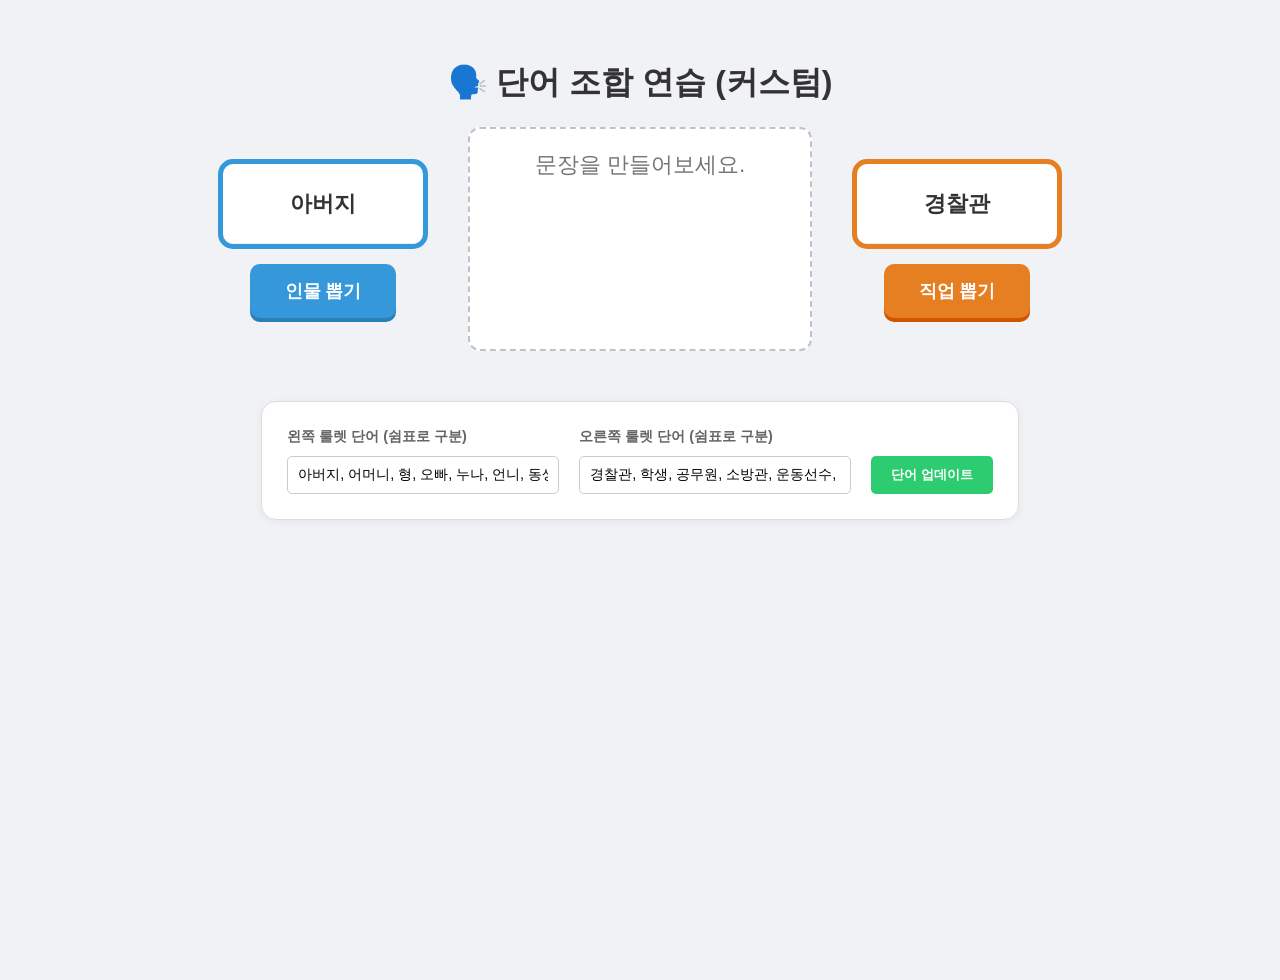
<file: korean_word_edu.html>
<!DOCTYPE html>
<html lang="ko">
<head>
    <meta charset="UTF-8">
    <meta name="viewport" content="width=device-width, initial-scale=1.0">
    <title>단어 수정 가능 랜덤 룰렛</title>
    <style>
        :root {
            --slot-height: 80px;
            --spin-time: 2s;
            --font-size-main: 1.4rem;
        }

        body {
            font-family: 'Pretendard', sans-serif;
            background-color: #f0f2f5;
            display: flex;
            flex-direction: column;
            align-items: center;
            min-height: 100vh;
            margin: 0;
            padding: 40px 0;
            color: #333;
        }

        .main-layout {
            display: flex;
            align-items: center;
            gap: 40px;
            margin-bottom: 50px;
        }

        .slot-unit {
            display: flex;
            flex-direction: column;
            align-items: center;
            gap: 15px;
        }

        .slot-machine {
            width: 200px;
            height: var(--slot-height);
            border: 5px solid #3498db;
            border-radius: 15px;
            overflow: hidden;
            background: white;
            position: relative;
        }

        .slot-unit:last-child .slot-machine { border-color: #e67e22; }

        .slot-list {
            list-style: none;
            padding: 0;
            margin: 0;
            text-align: center;
        }

        .slot-item {
            height: var(--slot-height);
            line-height: var(--slot-height);
            font-size: var(--font-size-main);
            font-weight: 600;
            border-bottom: 1px solid #eee;
            box-sizing: border-box;
        }

        .text-area {
            width: 300px;
            height: 180px;
            background-color: white;
            border: 2px dashed #bdc3c7;
            border-radius: 12px;
            padding: 20px;
            color: #2c3e50;
            font-size: var(--font-size-main);
            font-family: inherit;
            resize: none;
            outline: none;
            text-align: center;
        }

        .spin-btn {
            padding: 15px 35px;
            font-size: 1.1rem;
            font-weight: bold;
            color: white;
            border: none;
            border-radius: 10px;
            cursor: pointer;
            transition: 0.2s;
        }

        .left-btn { background-color: #3498db; box-shadow: 0 4px 0 #2980b9; }
        .right-btn { background-color: #e67e22; box-shadow: 0 4px 0 #d35400; }
        .spin-btn:disabled { background-color: #bdc3c7; box-shadow: none; cursor: not-allowed; }

        /* 설정 영역 스타일 */
        .settings {
            background: white;
            padding: 25px;
            border-radius: 15px;
            box-shadow: 0 2px 10px rgba(0,0,0,0.05);
            display: flex;
            gap: 20px;
            border: 1px solid #ddd;
        }

        .input-group {
            display: flex;
            flex-direction: column;
            gap: 10px;
        }

        .input-group label {
            font-weight: bold;
            font-size: 0.9rem;
            color: #666;
        }

        .word-input {
            width: 250px;
            padding: 10px;
            border: 1px solid #ccc;
            border-radius: 5px;
            font-size: 0.9rem;
        }

        .update-btn {
            align-self: flex-end;
            padding: 10px 20px;
            background-color: #2ecc71;
            color: white;
            border: none;
            border-radius: 5px;
            cursor: pointer;
            font-weight: bold;
        }
        
        .update-btn:hover { background-color: #27ae60; }
    </style>
</head>
<body>

    <h1>🗣️ 단어 조합 연습 (커스텀)</h1>

    <div class="main-layout">
        <div class="slot-unit">
            <div class="slot-machine">
                <ul class="slot-list" id="leftList"></ul>
            </div>
            <button class="spin-btn left-btn" onclick="spin('left')">인물 뽑기</button>
        </div>

        <textarea class="text-area" placeholder="문장을 만들어보세요."></textarea>

        <div class="slot-unit">
            <div class="slot-machine">
                <ul class="slot-list" id="rightList"></ul>
            </div>
            <button class="spin-btn right-btn" onclick="spin('right')">직업 뽑기</button>
        </div>
    </div>

    <div class="settings">
        <div class="input-group">
            <label>왼쪽 룰렛 단어 (쉼표로 구분)</label>
            <input type="text" id="leftWordsInput" class="word-input" value="아버지, 어머니, 형, 오빠, 누나, 언니, 동생, 나">
        </div>
        <div class="input-group">
            <label>오른쪽 룰렛 단어 (쉼표로 구분)</label>
            <input type="text" id="rightWordsInput" class="word-input" value="경찰관, 학생, 공무원, 소방관, 운동선수, 회사원, 선생님, 의사">
        </div>
        <button class="update-btn" onclick="updateWords()">단어 업데이트</button>
    </div>

    <script>
        let leftData = [];
        let rightData = [];
        const slotHeight = 80;

        // 단어 리스트 업데이트 및 화면 초기화
        function updateWords() {
            const leftInput = document.getElementById('leftWordsInput').value;
            const rightInput = document.getElementById('rightWordsInput').value;

            // 쉼표로 분리하고 공백 제거
            leftData = leftInput.split(',').map(w => w.trim()).filter(w => w !== "");
            rightData = rightInput.split(',').map(w => w.trim()).filter(w => w !== "");

            if(leftData.length === 0 || rightData.length === 0) {
                alert("최소 한 개 이상의 단어를 입력해주세요.");
                return;
            }

            renderSlot('leftList', leftData);
            renderSlot('rightList', rightData);
            
            // 위치 리셋
            resetPosition('leftList');
            resetPosition('rightList');
        }

        function renderSlot(id, data) {
            const el = document.getElementById(id);
            let html = '';
            // 시각적 연속성을 위해 데이터 세트를 15번 반복
            for(let i=0; i<15; i++) {
                data.forEach(word => html += `<li class="slot-item">${word}</li>`);
            }
            el.innerHTML = html;
        }

        function resetPosition(id) {
            const el = document.getElementById(id);
            el.style.transition = 'none';
            el.style.transform = 'translateY(0)';
        }

        function spin(side) {
            const list = document.getElementById(side + 'List');
            const btn = event.target;
            const data = (side === 'left') ? leftData : rightData;

            btn.disabled = true;

            // 1. 위치 초기화
            list.style.transition = 'none';
            list.style.transform = 'translateY(0)';
            list.offsetHeight; // Reflow

            // 2. 랜덤 인덱스 및 이동 거리 계산
            const randomIndex = Math.floor(Math.random() * data.length);
            // 최소 8바퀴 회전 후 결과값 도달
            const moveY = ( (data.length * 8) + randomIndex ) * slotHeight;

            list.style.transition = 'transform 2s cubic-bezier(0.15, 0, 0.15, 1)';
            list.style.transform = `translateY(-${moveY}px)`;

            setTimeout(() => {
                btn.disabled = false;
            }, 2000);
        }

        // 페이지 로드 시 초기 실행
        updateWords();
    </script>
</body>
</html>
</file>
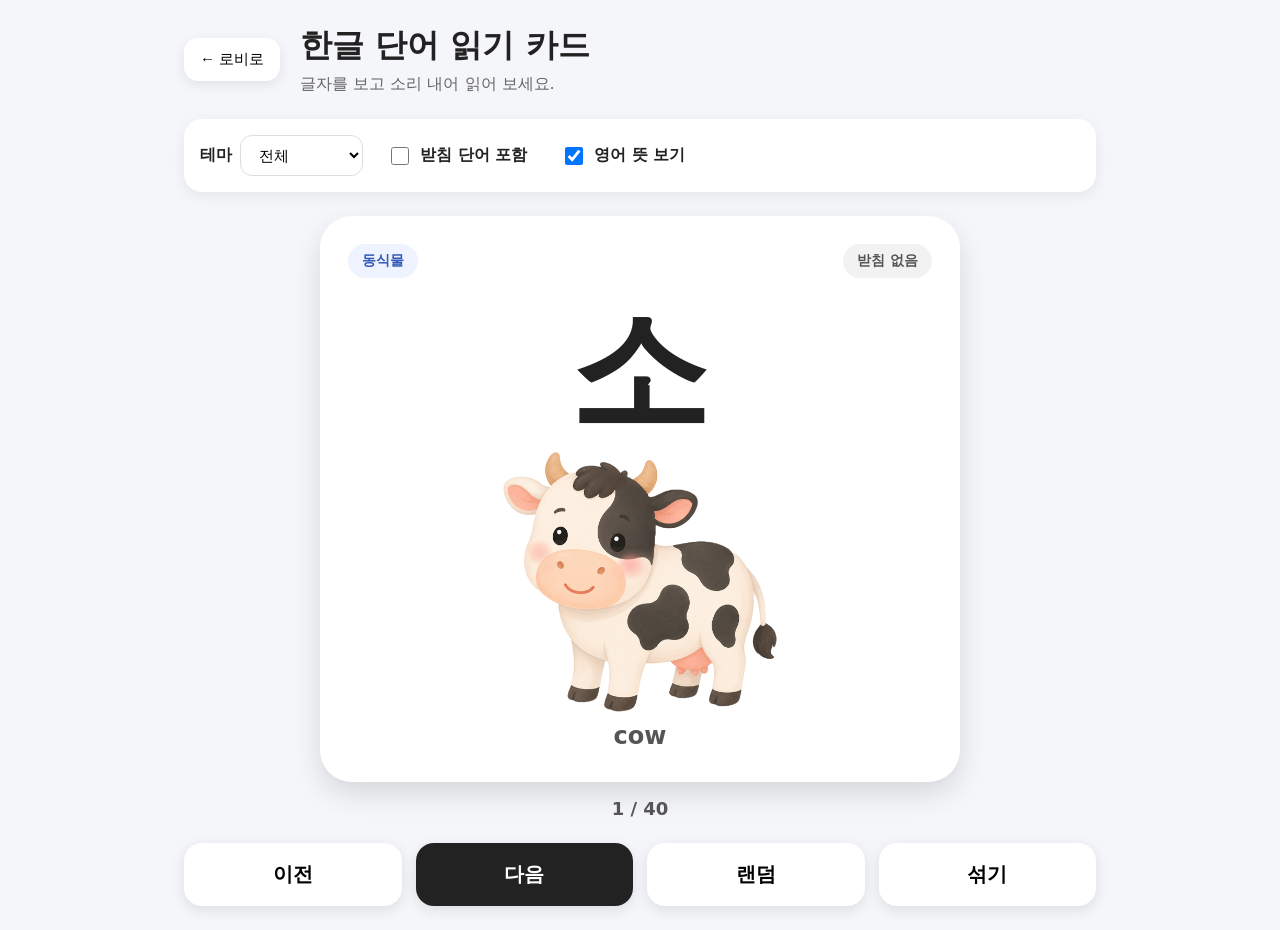
<file: reading-cards.html>
<!DOCTYPE html>
<html lang="ko">
<head>
  <meta charset="UTF-8" />
  <meta name="viewport" content="width=device-width, initial-scale=1.0" />

  <title>한글 단어 읽기 카드</title>

  <link rel="stylesheet" href="./assets/css/reading-cards.css" />
  <script defer src="./assets/js/reading-cards-data.js"></script>
  <script defer src="./assets/js/reading-cards.js"></script>
</head>
<body>
  <main class="app">
    <header class="app-header">
      <button class="home-button" onclick="location.href='./index.html'">
        ← 로비로
      </button>

      <div>
        <h1>한글 단어 읽기 카드</h1>
        <p>글자를 보고 소리 내어 읽어 보세요.</p>
      </div>
    </header>

    <section class="control-panel">
      <div class="control-group">
        <label for="categorySelect">테마</label>
        <select id="categorySelect">
          <option value="all">전체</option>
          <option value="animals">동식물</option>
          <option value="food">음식</option>
          <option value="objects">물건</option>
          <option value="people">사람 / 직업</option>
        </select>
      </div>

      <label class="toggle">
        <input type="checkbox" id="includeBatchimToggle" />
        <span>받침 단어 포함</span>
      </label>

      <label class="toggle">
        <input type="checkbox" id="showMeaningToggle" checked />
        <span>영어 뜻 보기</span>
      </label>
    </section>

    <section class="card-area">
      <article class="word-card">
        <div class="card-top">
          <span id="categoryBadge" class="category-badge">음식</span>
          <span id="batchimBadge" class="batchim-badge">받침 없음</span>
        </div>

        <h2 id="wordText" class="word-text">고기</h2>

        <div class="image-wrap">
          <img id="wordImage" src="" alt="" />
          <div id="imageFallback" class="image-fallback hidden">
            이미지 준비 중
          </div>
        </div>

        <p id="meaningText" class="meaning-text">meat</p>
      </article>

      <div class="counter">
        <span id="cardCounter">1 / 20</span>
      </div>
    </section>

    <section class="button-panel">
      <button id="prevBtn">이전</button>
      <button id="nextBtn" class="primary">다음</button>
      <button id="randomBtn">랜덤</button>
      <button id="shuffleBtn">섞기</button>
    </section>
  </main>
</body>
</html>
</file>
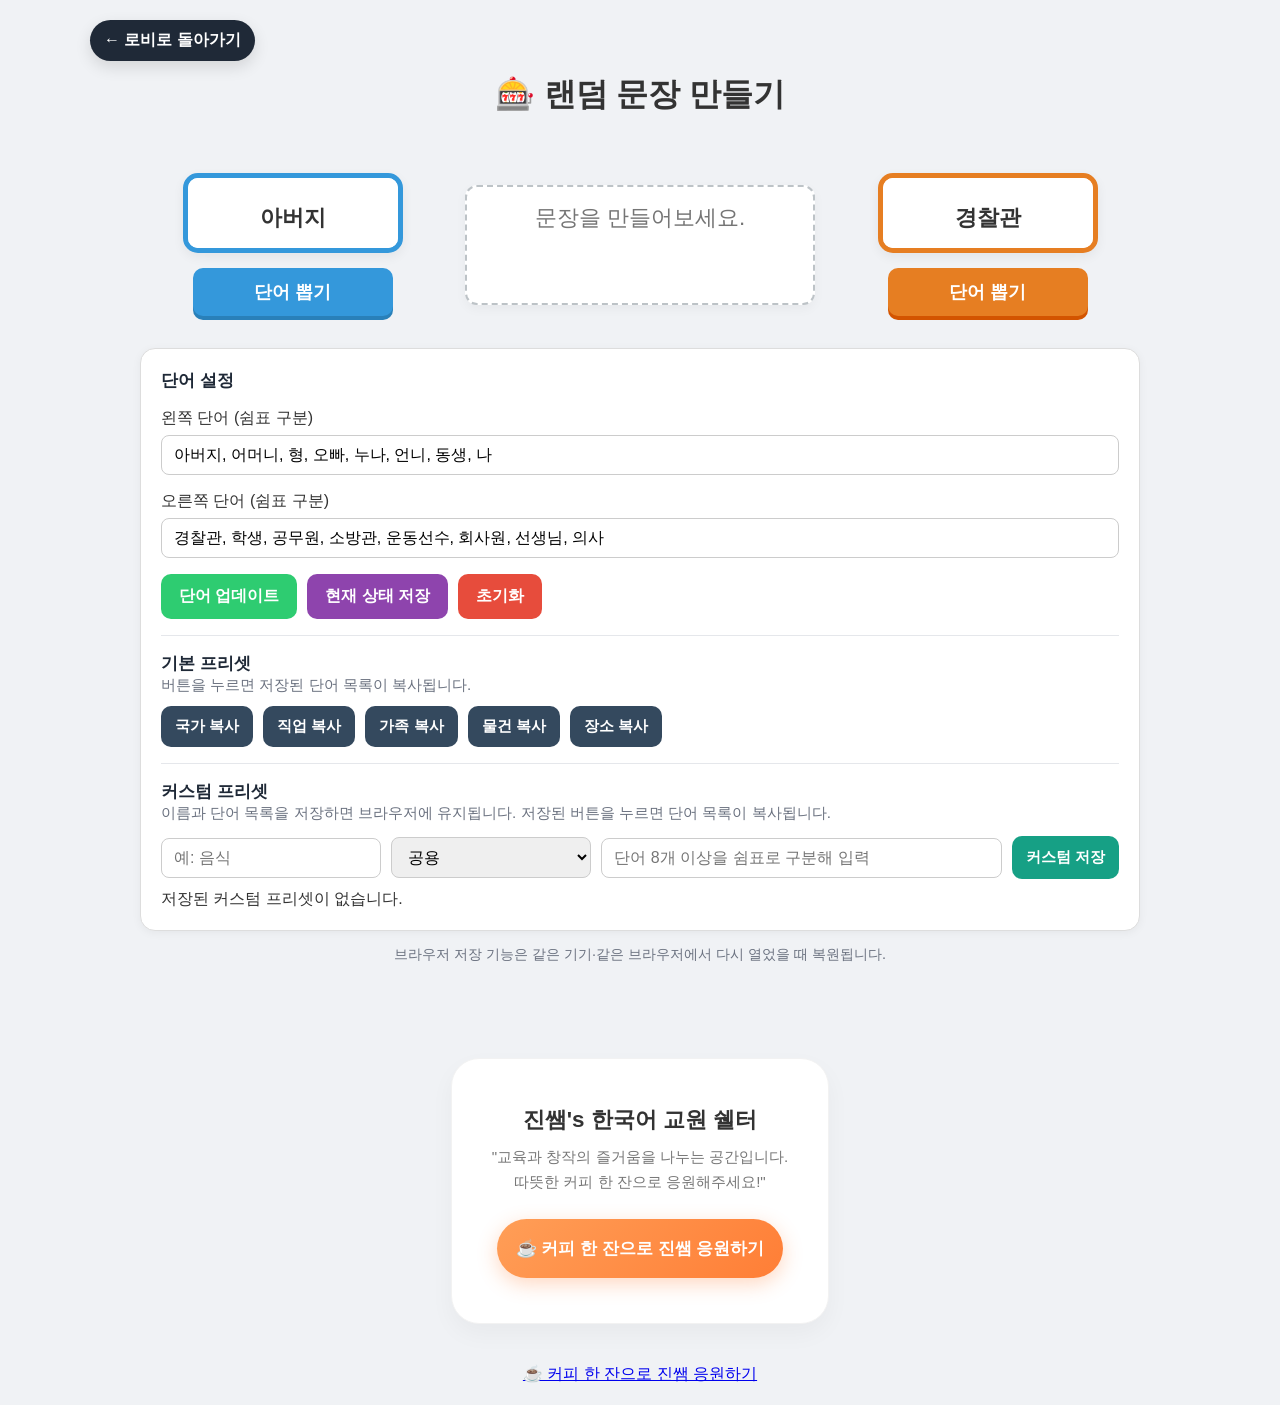
<file: roulette.html>
<!DOCTYPE html>
<html lang="ko">
<head>
  <meta charset="UTF-8" />
  <meta name="viewport" content="width=device-width, initial-scale=1.0" />
  <title>랜덤 문장 만들기 | 한국어 수업 활동 도구</title>
  <link rel="stylesheet" href="./assets/css/roulette.css" />
</head>
<body>
  <div class="top-nav">
    <a class="home-btn" href="./index.html">← 로비로 돌아가기</a>
  </div>

  <h1>🎰 랜덤 문장 만들기</h1>
  <div id="statusBar" class="status-bar"></div>

  <div class="main-layout">
    <div class="slot-unit">
      <div class="slot-machine">
        <ul class="slot-list" id="leftList"></ul>
      </div>
      <button class="spin-btn left-btn" id="leftSpinButton">단어 뽑기</button>
    </div>

    <textarea id="sentenceBox" class="text-area" placeholder="문장을 만들어보세요."></textarea>

    <div class="slot-unit">
      <div class="slot-machine">
        <ul class="slot-list" id="rightList"></ul>
      </div>
      <button class="spin-btn right-btn" id="rightSpinButton">단어 뽑기</button>
    </div>
  </div>

  <div class="settings">
    <h2 class="section-title">단어 설정</h2>

    <div class="input-group">
      <label for="leftWordsInput">왼쪽 단어 (쉼표 구분)</label>
      <input type="text" id="leftWordsInput" class="word-input" />
    </div>

    <div class="input-group">
      <label for="rightWordsInput">오른쪽 단어 (쉼표 구분)</label>
      <input type="text" id="rightWordsInput" class="word-input" />
    </div>

    <div class="action-row">
      <button class="update-btn" id="updateWordsButton">단어 업데이트</button>
      <button class="action-btn save-btn" id="saveStateButton">현재 상태 저장</button>
      <button class="action-btn reset-btn" id="resetButton">초기화</button>
    </div>

    <div class="preset-area">
      <h2 class="section-title">기본 프리셋</h2>
      <p class="preset-help">버튼을 누르면 저장된 단어 목록이 복사됩니다.</p>
      <div id="presetButtons" class="preset-buttons"></div>
    </div>

    <div class="custom-preset-area">
      <h2 class="section-title">커스텀 프리셋</h2>
      <p class="preset-help">
        이름과 단어 목록을 저장하면 브라우저에 유지됩니다. 저장된 버튼을 누르면 단어 목록이 복사됩니다.
      </p>

      <div class="custom-form">
        <input type="text" id="customPresetName" class="custom-input" placeholder="예: 음식" />
        <select id="customPresetTarget" class="custom-select">
          <option value="both">공용</option>
          <option value="left">왼쪽용</option>
          <option value="right">오른쪽용</option>
        </select>
        <input
          type="text"
          id="customPresetWords"
          class="custom-input"
          placeholder="단어 8개 이상을 쉼표로 구분해 입력"
        />
        <button class="custom-btn" id="saveCustomPresetButton">커스텀 저장</button>
      </div>

      <div id="customPresetButtons" class="custom-preset-buttons"></div>
    </div>
  </div>

  <p class="footer-note">브라우저 저장 기능은 같은 기기·같은 브라우저에서 다시 열었을 때 복원됩니다.</p>

        <div id="jinssem-shelter" style="text-align: center; margin: 80px auto 40px; padding: 45px 20px; border-radius: 28px; background-color: #ffffff; border: 1px solid #f2f2f2; max-width: 550px; box-shadow: 0 10px 25px rgba(0,0,0,0.04);">
      <div style="margin-bottom: 25px;">
        <h3 style="margin: 0; color: #333; font-size: 1.4rem; font-weight: 800;">진쌤's 한국어 교원 쉘터</h3>
        <p style="color: #777; font-size: 0.95rem; line-height: 1.6; margin-top: 10px; padding: 0 20px;">
          "교육과 창작의 즐거움을 나누는 공간입니다.<br>
          따뜻한 커피 한 잔으로 응원해주세요!"
        </p>
      </div>

      <a href="https://www.postype.com/@revecnl-edu" target="_blank" style="display: inline-flex; align-items: center; justify-content: center; gap: 12px; width: 85%; padding: 18px; background: linear-gradient(135deg, #ff9e57 0%, #ff7e36 100%); color: white; text-decoration: none; border-radius: 50px; font-weight: 700; font-size: 17px; box-shadow: 0 6px 20px rgba(255, 126, 54, 0.3); transition: all 0.3s ease;" onmouseover="this.style.transform='translateY(-3px)'; this.style.boxShadow='0 8px 25px rgba(255, 126, 54, 0.5)'" onmouseout="this.style.transform='translateY(0)'; this.style.boxShadow='0 6px 20px rgba(255, 126, 54, 0.3)'">
        <span>☕ 커피 한 잔으로 진쌤 응원하기</span>
      </a>
    </div>

    <a
      class="support-link"
      href="https://www.postype.com/@revecnl-edu/post/22042434"
      target="_blank"
      rel="noopener noreferrer"
    >
      ☕ 커피 한 잔으로 진쌤 응원하기
    </a>
  </div>

  <script src="./assets/js/roulette-presets.js"></script>
  <script src="./assets/js/roulette.js"></script>
</body>
</html>
</file>
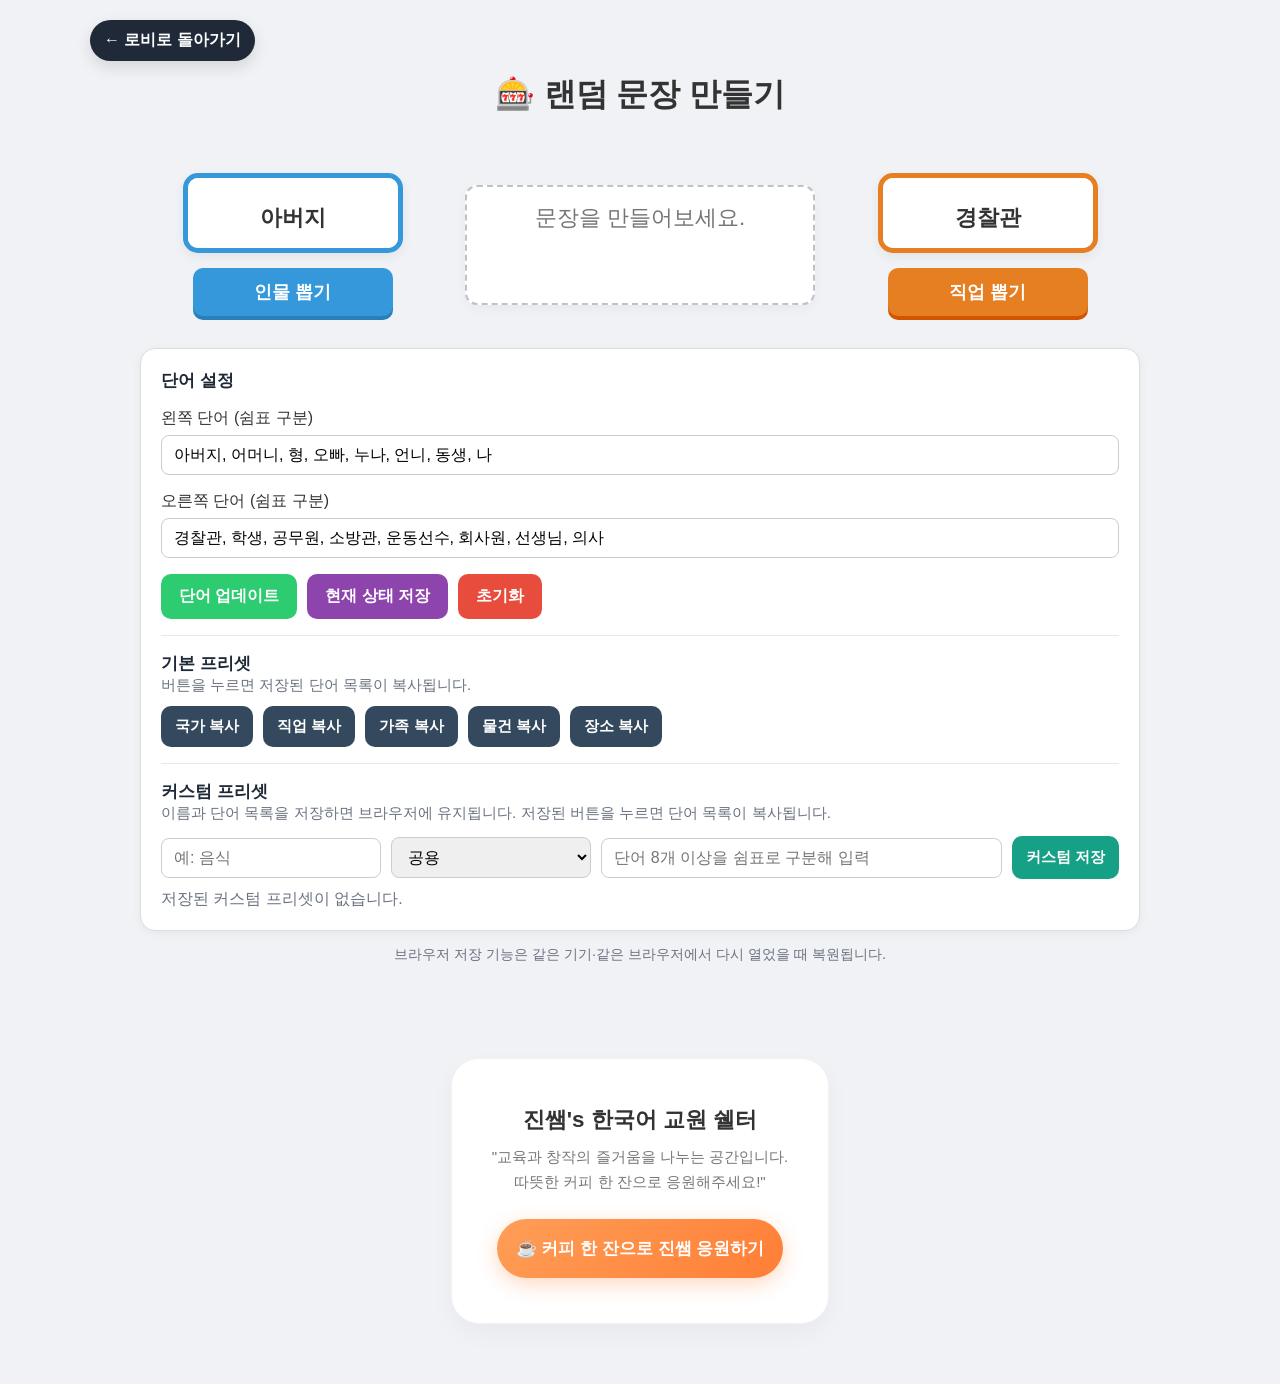
<file: roulette_legacy.html>
<!DOCTYPE html>
<html lang="ko">
<head>
    <meta charset="UTF-8" />
    <meta name="viewport" content="width=device-width, initial-scale=1.0" />
    <title>랜덤 문장 만들기 | 한국어 수업 활동 도구</title>
    <style>
        :root {
            --slot-height: 80px;
            --spin-time: 2s;
            --font-size-main: 1.4rem;
            --primary: #3498db;
            --secondary: #e67e22;
            --green: #2ecc71;
            --red: #e74c3c;
            --purple: #8e44ad;
            --gray: #6b7280;
            --bg: #f0f2f5;
            --card: #ffffff;
        }

        * { box-sizing: border-box; }

        body {
            font-family: 'Pretendard', 'Apple SD Gothic Neo', 'Malgun Gothic', sans-serif;
            background-color: var(--bg);
            display: flex;
            flex-direction: column;
            align-items: center;
            min-height: 100vh;
            margin: 0;
            padding: 20px;
            color: #333;
        }

        h1 {
            margin: 0 0 16px;
            text-align: center;
        }

        .top-nav {
            width: 100%;
            max-width: 1100px;
            display: flex;
            justify-content: flex-start;
            margin-bottom: 12px;
        }

        .home-btn {
            display: inline-flex;
            align-items: center;
            gap: 8px;
            padding: 10px 14px;
            border-radius: 999px;
            border: none;
            background: #1f2937;
            color: white;
            text-decoration: none;
            font-weight: 700;
            box-shadow: 0 6px 16px rgba(0,0,0,0.12);
        }

        .home-btn:hover {
            opacity: 0.92;
        }

        .status-bar {
            width: 100%;
            max-width: 1000px;
            min-height: 28px;
            margin-bottom: 12px;
            text-align: center;
            font-weight: 700;
            color: #2c3e50;
        }

        .main-layout {
            display: flex;
            flex-direction: row;
            align-items: center;
            justify-content: center;
            gap: 20px;
            margin-bottom: 32px;
            width: 100%;
            max-width: 1000px;
            flex-wrap: wrap;
        }

        .slot-unit {
            display: flex;
            flex-direction: column;
            align-items: center;
            gap: 15px;
            flex: 1;
            min-width: 220px;
        }

        .slot-machine {
            width: 100%;
            max-width: 220px;
            height: var(--slot-height);
            border: 5px solid var(--primary);
            border-radius: 15px;
            overflow: hidden;
            background: var(--card);
            position: relative;
            box-shadow: 0 4px 12px rgba(0,0,0,0.06);
        }

        .slot-unit:last-child .slot-machine {
            border-color: var(--secondary);
        }

        .slot-list {
            list-style: none;
            padding: 0;
            margin: 0;
            text-align: center;
        }

        .slot-item {
            height: var(--slot-height);
            line-height: var(--slot-height);
            font-size: var(--font-size-main);
            font-weight: 600;
            border-bottom: 1px solid #eee;
            box-sizing: border-box;
            white-space: nowrap;
            overflow: hidden;
            text-overflow: ellipsis;
            padding: 0 8px;
            background: #fff;
        }

        .text-area {
            width: 100%;
            max-width: 350px;
            height: 120px;
            background-color: var(--card);
            border: 2px dashed #bdc3c7;
            border-radius: 12px;
            padding: 15px;
            color: #2c3e50;
            font-size: var(--font-size-main);
            font-family: inherit;
            resize: none;
            outline: none;
            text-align: center;
            box-shadow: 0 4px 12px rgba(0,0,0,0.04);
        }

        .spin-btn, .update-btn, .action-btn, .preset-btn, .custom-btn, .mini-btn {
            border: none;
            border-radius: 10px;
            cursor: pointer;
            color: white;
            font-family: inherit;
            font-weight: 700;
            transition: transform 0.15s ease, opacity 0.15s ease;
        }

        .spin-btn:hover,
        .update-btn:hover,
        .action-btn:hover,
        .preset-btn:hover,
        .custom-btn:hover,
        .mini-btn:hover {
            transform: translateY(-1px);
        }

        .spin-btn:disabled {
            background-color: #bdc3c7;
            box-shadow: none;
            cursor: not-allowed;
            transform: none;
        }

        .spin-btn {
            width: 100%;
            max-width: 200px;
            padding: 12px 0;
            font-size: 1.1rem;
        }

        .left-btn { background-color: var(--primary); box-shadow: 0 4px 0 #2980b9; }
        .right-btn { background-color: var(--secondary); box-shadow: 0 4px 0 #d35400; }

        .settings {
            width: 100%;
            max-width: 1000px;
            background: var(--card);
            padding: 20px;
            border-radius: 15px;
            box-shadow: 0 2px 10px rgba(0,0,0,0.05);
            display: flex;
            flex-direction: column;
            gap: 16px;
            border: 1px solid #ddd;
        }

        .section-title {
            margin: 0;
            font-size: 1.05rem;
            color: #1f2937;
        }

        .input-group {
            display: flex;
            flex-direction: column;
            gap: 6px;
        }

        .word-input, .custom-input, .custom-select {
            width: 100%;
            padding: 10px 12px;
            border: 1px solid #ccc;
            border-radius: 8px;
            box-sizing: border-box;
            font-size: 1rem;
            font-family: inherit;
        }

        .button-row,
        .action-row,
        .custom-row {
            display: flex;
            gap: 10px;
            flex-wrap: wrap;
        }

        .update-btn {
            padding: 12px 18px;
            background-color: var(--green);
            font-size: 1rem;
        }

        .action-btn {
            padding: 12px 18px;
            font-size: 1rem;
        }

        .save-btn { background: var(--purple); }
        .reset-btn { background: var(--red); }

        .preset-area, .custom-preset-area {
            border-top: 1px solid #e5e7eb;
            padding-top: 16px;
        }

        .preset-help {
            margin: 0;
            font-size: 0.95rem;
            color: var(--gray);
        }

        .preset-buttons,
        .custom-preset-buttons {
            display: flex;
            flex-wrap: wrap;
            gap: 10px;
            margin-top: 10px;
        }

        .preset-btn {
            background: #34495e;
            padding: 10px 14px;
            font-size: 0.95rem;
        }

        .custom-form {
            display: grid;
            grid-template-columns: 1.1fr 1fr 2fr auto;
            gap: 10px;
            margin-top: 12px;
            align-items: center;
        }

        .custom-btn {
            background: #16a085;
            padding: 11px 14px;
            font-size: 0.95rem;
            white-space: nowrap;
        }

        .custom-card {
            display: inline-flex;
            align-items: center;
            gap: 6px;
            background: #eef6ff;
            border: 1px solid #cfe5ff;
            border-radius: 999px;
            padding: 6px 8px 6px 12px;
        }

        .mini-btn {
            padding: 7px 10px;
            font-size: 0.85rem;
            background: var(--primary);
        }

        .delete-btn {
            background: var(--red);
        }

        .footer-note {
            width: 100%;
            max-width: 1000px;
            margin-top: 14px;
            font-size: 0.9rem;
            color: var(--gray);
            text-align: center;
        }

        @media (max-width: 768px) {
            .main-layout {
                flex-direction: column;
                gap: 30px;
            }

            .text-area {
                order: 3;
                height: 100px;
            }

            .slot-unit {
                width: 100%;
            }

            h1 {
                font-size: 1.5rem;
            }

            .custom-form {
                grid-template-columns: 1fr;
            }
        }
    </style>
</head>
<body>
    <div class="top-nav">
        <a class="home-btn" href="./index.html">← 로비로 돌아가기</a>
    </div>
    <h1>🎰 랜덤 문장 만들기</h1>
    <div id="statusBar" class="status-bar"></div>

    <div class="main-layout">
        <div class="slot-unit">
            <div class="slot-machine">
                <ul class="slot-list" id="leftList"></ul>
            </div>
            <button class="spin-btn left-btn" onclick="spin('left', this)">인물 뽑기</button>
        </div>

        <textarea id="sentenceBox" class="text-area" placeholder="문장을 만들어보세요."></textarea>

        <div class="slot-unit">
            <div class="slot-machine">
                <ul class="slot-list" id="rightList"></ul>
            </div>
            <button class="spin-btn right-btn" onclick="spin('right', this)">직업 뽑기</button>
        </div>
    </div>

    <div class="settings">
        <h2 class="section-title">단어 설정</h2>

        <div class="input-group">
            <label for="leftWordsInput">왼쪽 단어 (쉼표 구분)</label>
            <input type="text" id="leftWordsInput" class="word-input" value="아버지, 어머니, 형, 오빠, 누나, 언니, 동생, 나" />
        </div>

        <div class="input-group">
            <label for="rightWordsInput">오른쪽 단어 (쉼표 구분)</label>
            <input type="text" id="rightWordsInput" class="word-input" value="경찰관, 학생, 공무원, 소방관, 운동선수, 회사원, 선생님, 의사" />
        </div>

        <div class="action-row">
            <button class="update-btn" onclick="updateWords()">단어 업데이트</button>
            <button class="action-btn save-btn" onclick="saveCurrentState()">현재 상태 저장</button>
            <button class="action-btn reset-btn" onclick="resetAll()">초기화</button>
        </div>

        <div class="preset-area">
            <h2 class="section-title">기본 프리셋</h2>
            <p class="preset-help">버튼을 누르면 저장된 단어 목록이 복사됩니다.</p>
            <div id="presetButtons" class="preset-buttons"></div>
        </div>

        <div class="custom-preset-area">
            <h2 class="section-title">커스텀 프리셋</h2>
            <p class="preset-help">이름과 단어 목록을 저장하면 브라우저에 유지됩니다. 저장된 버튼을 누르면 단어 목록이 복사됩니다.</p>

            <div class="custom-form">
                <input type="text" id="customPresetName" class="custom-input" placeholder="예: 음식" />
                <select id="customPresetTarget" class="custom-select">
                    <option value="both">공용</option>
                    <option value="left">왼쪽용</option>
                    <option value="right">오른쪽용</option>
                </select>
                <input type="text" id="customPresetWords" class="custom-input" placeholder="단어 8개 이상을 쉼표로 구분해 입력" />
                <button class="custom-btn" onclick="saveCustomPreset()">커스텀 저장</button>
            </div>

            <div id="customPresetButtons" class="custom-preset-buttons"></div>
        </div>
    </div>

    <p class="footer-note">브라우저 저장 기능은 같은 기기·같은 브라우저에서 다시 열었을 때 복원됩니다.</p>

        <div id="jinssem-shelter" style="text-align: center; margin: 80px auto 40px; padding: 45px 20px; border-radius: 28px; background-color: #ffffff; border: 1px solid #f2f2f2; max-width: 550px; box-shadow: 0 10px 25px rgba(0,0,0,0.04);">
      <div style="margin-bottom: 25px;">
        <h3 style="margin: 0; color: #333; font-size: 1.4rem; font-weight: 800;">진쌤's 한국어 교원 쉘터</h3>
        <p style="color: #777; font-size: 0.95rem; line-height: 1.6; margin-top: 10px; padding: 0 20px;">
          "교육과 창작의 즐거움을 나누는 공간입니다.<br>
          따뜻한 커피 한 잔으로 응원해주세요!"
        </p>
      </div>

      <a href="https://www.postype.com/@revecnl-edu" target="_blank" style="display: inline-flex; align-items: center; justify-content: center; gap: 12px; width: 85%; padding: 18px; background: linear-gradient(135deg, #ff9e57 0%, #ff7e36 100%); color: white; text-decoration: none; border-radius: 50px; font-weight: 700; font-size: 17px; box-shadow: 0 6px 20px rgba(255, 126, 54, 0.3); transition: all 0.3s ease;" onmouseover="this.style.transform='translateY(-3px)'; this.style.boxShadow='0 8px 25px rgba(255, 126, 54, 0.5)'" onmouseout="this.style.transform='translateY(0)'; this.style.boxShadow='0 6px 20px rgba(255, 126, 54, 0.3)'">
        <span>☕ 커피 한 잔으로 진쌤 응원하기</span>
      </a>

    <script>
        const STORAGE_KEYS = {
            state: 'eduRouletteSavedStateV2',
            customPresets: 'eduRouletteCustomPresetsV2'
        };

        const defaultState = {
            leftInput: '아버지, 어머니, 형, 오빠, 누나, 언니, 동생, 나',
            rightInput: '경찰관, 학생, 공무원, 소방관, 운동선수, 회사원, 선생님, 의사',
            sentence: ''
        };

        const builtInPresets = {
            국가: '한국, 중국, 일본, 미국, 베트남, 태국, 말레이시아, 몽골',
            직업: '학생, 회사원, 의사, 선생님, 경찰관, 소방관, 공무원, 요리사',
            가족: '아버지, 어머니, 형, 오빠, 누나, 언니, 동생, 할머니',
            물건: '책, 가방, 휴대전화, 컴퓨터, 시계, 안경, 우산, 의자',
            장소: '학교, 회사, 집, 도서관, 병원, 식당, 은행, 공원'
        };

        let leftData = [];
        let rightData = [];
        let customPresets = [];
        const slotHeight = 80;
        let statusTimer = null;

        function parseWords(text) {
            return text
                .split(',')
                .map(word => word.trim())
                .filter(word => word !== '');
        }

        function showStatus(message, type = 'info') {
            const statusBar = document.getElementById('statusBar');
            const colorMap = {
                info: '#2c3e50',
                success: '#16a34a',
                error: '#dc2626'
            };
            statusBar.textContent = message;
            statusBar.style.color = colorMap[type] || colorMap.info;
            clearTimeout(statusTimer);
            statusTimer = setTimeout(() => {
                statusBar.textContent = '';
            }, 2200);
        }

        function updateWords(showMessage = true) {
            const leftInput = document.getElementById('leftWordsInput').value;
            const rightInput = document.getElementById('rightWordsInput').value;

            leftData = parseWords(leftInput);
            rightData = parseWords(rightInput);

            if (leftData.length === 0 || rightData.length === 0) {
                showStatus('왼쪽과 오른쪽 단어를 모두 입력해 주세요.', 'error');
                return;
            }

            renderSlot('leftList', leftData);
            renderSlot('rightList', rightData);
            resetPosition('leftList');
            resetPosition('rightList');

            if (showMessage) {
                showStatus('단어가 업데이트되었습니다.', 'success');
            }
        }

        function renderSlot(id, data) {
            const el = document.getElementById(id);
            let html = '';
            for (let i = 0; i < 15; i++) {
                data.forEach(word => {
                    html += `<li class="slot-item">${escapeHtml(word)}</li>`;
                });
            }
            el.innerHTML = html;
        }

        function resetPosition(id) {
            const el = document.getElementById(id);
            el.style.transition = 'none';
            el.style.transform = 'translateY(0)';
        }

        function spin(side, btn) {
            const list = document.getElementById(side + 'List');
            const data = side === 'left' ? leftData : rightData;

            if (!data.length) {
                showStatus('먼저 단어를 업데이트해 주세요.', 'error');
                return;
            }

            btn.disabled = true;
            list.style.transition = 'none';
            list.style.transform = 'translateY(0)';
            list.offsetHeight;

            const randomIndex = Math.floor(Math.random() * data.length);
            const moveY = ((data.length * 8) + randomIndex) * slotHeight;

            list.style.transition = 'transform 2s cubic-bezier(0.15, 0, 0.15, 1)';
            list.style.transform = `translateY(-${moveY}px)`;

            setTimeout(() => {
                btn.disabled = false;
            }, 2000);
        }

        function renderBuiltInPresets() {
            const container = document.getElementById('presetButtons');
            container.innerHTML = '';

            Object.entries(builtInPresets).forEach(([name, words]) => {
                const button = document.createElement('button');
                button.className = 'preset-btn';
                button.textContent = `${name} 복사`;
                button.title = words;
                button.onclick = () => copyPreset(words, `${name} 프리셋이 복사되었습니다.`);
                container.appendChild(button);
            });
        }

        async function copyPreset(words, message = '복사되었습니다.') {
            const ok = await copyText(words);
            if (ok) {
                showStatus(message, 'success');
            } else {
                showStatus('복사에 실패했습니다. 직접 선택해 복사해 주세요.', 'error');
            }
        }

        async function copyText(text) {
            try {
                if (navigator.clipboard && window.isSecureContext) {
                    await navigator.clipboard.writeText(text);
                    return true;
                }
            } catch (e) {}

            try {
                const temp = document.createElement('textarea');
                temp.value = text;
                temp.style.position = 'fixed';
                temp.style.left = '-9999px';
                document.body.appendChild(temp);
                temp.focus();
                temp.select();
                const ok = document.execCommand('copy');
                document.body.removeChild(temp);
                return ok;
            } catch (e) {
                return false;
            }
        }

        function saveCustomPreset() {
            const name = document.getElementById('customPresetName').value.trim();
            const target = document.getElementById('customPresetTarget').value;
            const wordsText = document.getElementById('customPresetWords').value.trim();
            const wordsArray = parseWords(wordsText);

            if (!name) {
                showStatus('커스텀 프리셋 이름을 입력해 주세요.', 'error');
                return;
            }

            if (wordsArray.length === 0) {
                showStatus('커스텀 프리셋 단어를 입력해 주세요.', 'error');
                return;
            }

            const preset = {
                id: Date.now().toString(),
                name,
                target,
                words: wordsArray.join(', ')
            };

            customPresets.push(preset);
            persistCustomPresets();
            renderCustomPresets();

            document.getElementById('customPresetName').value = '';
            document.getElementById('customPresetWords').value = '';
            document.getElementById('customPresetTarget').value = 'both';

            showStatus('커스텀 프리셋이 저장되었습니다.', 'success');
        }

        function renderCustomPresets() {
            const container = document.getElementById('customPresetButtons');
            container.innerHTML = '';

            if (customPresets.length === 0) {
                container.innerHTML = '<span style="color:#6b7280;">저장된 커스텀 프리셋이 없습니다.</span>';
                return;
            }

            customPresets.forEach(preset => {
                const card = document.createElement('div');
                card.className = 'custom-card';
                card.title = `${preset.name}: ${preset.words}`;

                const label = document.createElement('span');
                const targetLabelMap = { both: '공용', left: '왼쪽', right: '오른쪽' };
                label.textContent = `${preset.name} (${targetLabelMap[preset.target] || '공용'})`;
                card.appendChild(label);

                const copyBtn = document.createElement('button');
                copyBtn.className = 'mini-btn';
                copyBtn.textContent = '복사';
                copyBtn.onclick = () => copyPreset(preset.words, `${preset.name} 프리셋이 복사되었습니다.`);
                card.appendChild(copyBtn);

                const applyLeftBtn = document.createElement('button');
                applyLeftBtn.className = 'mini-btn';
                applyLeftBtn.textContent = '왼쪽 적용';
                applyLeftBtn.onclick = () => applyPresetToInput(preset.words, 'left');
                card.appendChild(applyLeftBtn);

                const applyRightBtn = document.createElement('button');
                applyRightBtn.className = 'mini-btn';
                applyRightBtn.textContent = '오른쪽 적용';
                applyRightBtn.onclick = () => applyPresetToInput(preset.words, 'right');
                card.appendChild(applyRightBtn);

                const deleteBtn = document.createElement('button');
                deleteBtn.className = 'mini-btn delete-btn';
                deleteBtn.textContent = '삭제';
                deleteBtn.onclick = () => deleteCustomPreset(preset.id);
                card.appendChild(deleteBtn);

                container.appendChild(card);
            });
        }

        function applyPresetToInput(words, side) {
            const inputId = side === 'left' ? 'leftWordsInput' : 'rightWordsInput';
            document.getElementById(inputId).value = words;
            updateWords(false);
            showStatus(`${side === 'left' ? '왼쪽' : '오른쪽'} 입력칸에 적용되었습니다.`, 'success');
        }

        function deleteCustomPreset(id) {
            customPresets = customPresets.filter(preset => preset.id !== id);
            persistCustomPresets();
            renderCustomPresets();
            showStatus('커스텀 프리셋이 삭제되었습니다.', 'success');
        }

        function persistCustomPresets() {
            localStorage.setItem(STORAGE_KEYS.customPresets, JSON.stringify(customPresets));
        }

        function loadCustomPresets() {
            const saved = localStorage.getItem(STORAGE_KEYS.customPresets);
            if (!saved) {
                customPresets = [];
                return;
            }

            try {
                customPresets = JSON.parse(saved) || [];
            } catch (e) {
                customPresets = [];
            }
        }

        function saveCurrentState() {
            const state = {
                leftInput: document.getElementById('leftWordsInput').value,
                rightInput: document.getElementById('rightWordsInput').value,
                sentence: document.getElementById('sentenceBox').value
            };
            localStorage.setItem(STORAGE_KEYS.state, JSON.stringify(state));
            showStatus('현재 상태가 브라우저에 저장되었습니다.', 'success');
        }

        function loadSavedState() {
            const saved = localStorage.getItem(STORAGE_KEYS.state);
            const state = saved ? safeParse(saved, defaultState) : defaultState;

            document.getElementById('leftWordsInput').value = state.leftInput || defaultState.leftInput;
            document.getElementById('rightWordsInput').value = state.rightInput || defaultState.rightInput;
            document.getElementById('sentenceBox').value = state.sentence || '';
        }

        function safeParse(text, fallback) {
            try {
                return JSON.parse(text);
            } catch (e) {
                return fallback;
            }
        }

        function resetAll() {
            const shouldReset = confirm('현재 입력값, 저장된 상태, 커스텀 프리셋을 모두 초기화할까요?');
            if (!shouldReset) return;

            localStorage.removeItem(STORAGE_KEYS.state);
            localStorage.removeItem(STORAGE_KEYS.customPresets);
            customPresets = [];

            document.getElementById('leftWordsInput').value = defaultState.leftInput;
            document.getElementById('rightWordsInput').value = defaultState.rightInput;
            document.getElementById('sentenceBox').value = '';
            document.getElementById('customPresetName').value = '';
            document.getElementById('customPresetWords').value = '';
            document.getElementById('customPresetTarget').value = 'both';

            renderCustomPresets();
            updateWords(false);
            showStatus('초기화되었습니다.', 'success');
        }

        function escapeHtml(text) {
            return text
                .replace(/&/g, '&amp;')
                .replace(/</g, '&lt;')
                .replace(/>/g, '&gt;')
                .replace(/"/g, '&quot;')
                .replace(/'/g, '&#039;');
        }

        function init() {
            loadSavedState();
            loadCustomPresets();
            renderBuiltInPresets();
            renderCustomPresets();
            updateWords(false);
        }

        init();
    </script>
</body>
</html>
</file>
<file: assets/css/index.css>
* {
  box-sizing: border-box;
}

:root {
  --bg-start: #eef4fb;
  --bg-end: #f9fbfe;
  --card: #ffffff;
  --line: #dbe6f1;
  --text: #1f2d3d;
  --sub: #63778b;
  --primary: #4f8cff;
  --primary-dark: #3d74d9;
  --success-bg: #eef9f2;
  --success-text: #1d8f59;
  --wait-bg: #fff6ea;
  --wait-text: #b87417;
  --shadow: 0 16px 34px rgba(34, 67, 108, 0.12);
}

html,
body {
  margin: 0;
  padding: 0;
}

body {
  font-family: "Pretendard", "Malgun Gothic", "Apple SD Gothic Neo", sans-serif;
  color: var(--text);
  background: linear-gradient(180deg, var(--bg-start) 0%, var(--bg-end) 100%);
}

.page-shell {
  min-height: 100vh;
  padding: 28px 16px 40px;
}

.container {
  width: min(1180px, 100%);
  margin: 0 auto;
}

.card {
  background: var(--card);
  border: 1px solid rgba(219, 230, 241, 0.95);
  border-radius: 24px;
  box-shadow: var(--shadow);
}

.hero {
  padding: 30px;
  margin-bottom: 24px;
}

.hero-badge,
.support-badge {
  display: inline-flex;
  align-items: center;
  padding: 7px 12px;
  border-radius: 999px;
  background: #edf5ff;
  color: var(--primary-dark);
  font-size: 12px;
  font-weight: 800;
  margin-bottom: 14px;
}

.hero h1 {
  margin: 0 0 12px;
  font-size: clamp(30px, 4vw, 42px);
  line-height: 1.2;
}

.hero-text {
  margin: 0;
  color: var(--sub);
  line-height: 1.7;
  font-size: 15px;
}

.hero-stats {
  margin-top: 22px;
  display: grid;
  grid-template-columns: repeat(3, minmax(0, 1fr));
  gap: 12px;
}

.stat-box {
  padding: 16px 18px;
  border-radius: 18px;
  background: #f8fbff;
  border: 1px solid #dfebf8;
}

.stat-label {
  display: block;
  color: var(--sub);
  font-size: 12px;
  font-weight: 700;
  margin-bottom: 6px;
}

.stat-value {
  font-size: 18px;
  line-height: 1.3;
}

.section-block {
  margin-bottom: 24px;
}

.section-head {
  display: flex;
  justify-content: space-between;
  align-items: end;
  gap: 12px;
  margin-bottom: 14px;
}

.section-head h2 {
  margin: 0 0 6px;
  font-size: 24px;
}

.section-head p {
  margin: 0;
  color: var(--sub);
  font-size: 14px;
  line-height: 1.6;
}

.program-grid {
  display: grid;
  grid-template-columns: repeat(auto-fit, minmax(260px, 1fr));
  gap: 16px;
}

.program-card {
  background: var(--card);
  border: 1px solid rgba(219, 230, 241, 0.95);
  border-radius: 22px;
  box-shadow: var(--shadow);
  padding: 20px;
  display: flex;
  flex-direction: column;
  min-height: 250px;
}

.program-status {
  display: inline-flex;
  align-items: center;
  align-self: flex-start;
  padding: 6px 10px;
  border-radius: 999px;
  font-size: 12px;
  font-weight: 800;
  margin-bottom: 14px;
}

.program-status.is-live {
  background: var(--success-bg);
  color: var(--success-text);
}

.program-status.is-planned {
  background: var(--wait-bg);
  color: var(--wait-text);
}

.program-card h3 {
  margin: 0 0 10px;
  font-size: 22px;
  line-height: 1.35;
}

.program-card p {
  margin: 0;
  color: var(--sub);
  line-height: 1.7;
  font-size: 14px;
}

.program-tags {
  display: flex;
  flex-wrap: wrap;
  gap: 8px;
  margin-top: 16px;
}

.program-tag {
  display: inline-flex;
  align-items: center;
  padding: 7px 10px;
  border-radius: 999px;
  background: #f3f7fb;
  color: #50657a;
  font-size: 12px;
  font-weight: 700;
}

.program-card-footer {
  margin-top: auto;
  padding-top: 18px;
}

.program-link,
.program-link-disabled,
.support-link {
  display: inline-flex;
  justify-content: center;
  align-items: center;
  width: 100%;
  min-height: 46px;
  padding: 12px 16px;
  border-radius: 14px;
  font-size: 15px;
  font-weight: 800;
  text-decoration: none;
  transition: 0.2s ease;
}

.program-link,
.support-link {
  background: var(--primary);
  color: #fff;
}

.program-link:hover,
.support-link:hover {
  background: var(--primary-dark);
  transform: translateY(-1px);
}

.program-link-disabled {
  background: #eef2f6;
  color: #7a8a99;
  cursor: default;
}

.support {
  padding: 24px 26px;
}

.support h2 {
  margin: 0 0 8px;
  font-size: 24px;
}

.support p {
  margin: 0 0 18px;
  color: var(--sub);
  line-height: 1.7;
}

@media (max-width: 768px) {
  .page-shell {
    padding: 20px 14px 34px;
  }

  .hero,
  .support,
  .program-card {
    padding: 20px;
  }

  .hero-stats {
    grid-template-columns: 1fr;
  }
}
</file>
<file: assets/css/calendar-game.css>
:root {
  --bg: #f7f3eb;
  --panel: #fffdf8;
  --panel-strong: #ffffff;
  --ink: #2e2a25;
  --muted: #7f7468;
  --line: #eadfce;
  --accent: #e57a44;
  --accent-dark: #c85f2c;
  --accent-soft: #fff0e6;
  --blue-soft: #edf4ff;
  --green-soft: #eff9ef;
  --red-soft: #fff1f1;
  --shadow: 0 18px 45px rgba(58, 45, 30, 0.1);
  --radius-lg: 26px;
  --radius-md: 18px;
  --radius-sm: 12px;
  --font: system-ui, -apple-system, BlinkMacSystemFont, "Segoe UI", sans-serif;
}

* {
  box-sizing: border-box;
}

body {
  margin: 0;
  min-height: 100vh;
  color: var(--ink);
  font-family: var(--font);
  background:
    radial-gradient(circle at top left, rgba(229, 122, 68, 0.18), transparent 32rem),
    linear-gradient(135deg, #fffaf2 0%, var(--bg) 58%, #f1eadf 100%);
}

button,
input,
select {
  font: inherit;
}

button {
  cursor: pointer;
}

.app-shell {
  width: min(1440px, calc(100% - 32px));
  margin: 0 auto;
  padding: 28px 0 36px;
}

.app-header {
  display: flex;
  align-items: flex-end;
  justify-content: space-between;
  gap: 20px;
  margin-bottom: 22px;
}

.eyebrow,
.panel-kicker {
  margin: 0 0 6px;
  color: var(--accent-dark);
  font-size: 0.78rem;
  font-weight: 800;
  letter-spacing: 0.08em;
  text-transform: uppercase;
}

h1,
h2,
p {
  margin-top: 0;
}

h1 {
  margin-bottom: 8px;
  font-size: clamp(2rem, 5vw, 3.8rem);
  letter-spacing: -0.06em;
}

h2 {
  margin-bottom: 10px;
  font-size: 1.08rem;
}

.subtitle {
  margin-bottom: 0;
  color: var(--muted);
  font-size: 1rem;
}

.header-actions,
.data-actions,
.dialog-actions,
.mode-controls,
.month-controls,
.option-row,
.quiz-header {
  display: flex;
  align-items: center;
  gap: 10px;
}

.layout-grid {
  display: grid;
  grid-template-columns: minmax(0, 1fr) 380px;
  gap: 22px;
}

.calendar-panel,
.side-panel > section {
  background: rgba(255, 253, 248, 0.88);
  border: 1px solid rgba(234, 223, 206, 0.8);
  box-shadow: var(--shadow);
  backdrop-filter: blur(16px);
}

.calendar-panel {
  padding: 20px;
  border-radius: var(--radius-lg);
}

.side-panel {
  display: flex;
  flex-direction: column;
  gap: 14px;
}

.side-panel > section {
  padding: 18px;
  border-radius: var(--radius-md);
}

.level-tabs {
  display: grid;
  grid-template-columns: repeat(3, 1fr);
  gap: 8px;
  margin-bottom: 18px;
  padding: 6px;
  border: 1px solid var(--line);
  border-radius: 18px;
  background: #fbf3e8;
}

.level-btn,
.toggle-btn,
.ghost-btn,
.danger-ghost-btn,
.primary-btn,
.answer-btn,
.file-label,
.nav-btn,
.icon-btn {
  border: 0;
  border-radius: 999px;
  transition: transform 0.15s ease, background 0.15s ease, box-shadow 0.15s ease;
}

.level-btn {
  padding: 11px 12px;
  color: var(--muted);
  background: transparent;
  font-weight: 800;
}

.level-btn.active {
  color: #fff;
  background: var(--accent);
  box-shadow: 0 8px 18px rgba(229, 122, 68, 0.28);
}

.toolbar {
  display: flex;
  align-items: center;
  justify-content: space-between;
  gap: 16px;
  margin-bottom: 14px;
}

.month-controls {
  min-width: 320px;
}

.nav-btn {
  width: 44px;
  height: 44px;
  color: var(--ink);
  background: #fff;
  border: 1px solid var(--line);
  font-size: 1.8rem;
  line-height: 1;
}

.nav-btn:disabled {
  cursor: not-allowed;
  opacity: 0.35;
}

.month-title {
  min-width: 168px;
  text-align: center;
}

.month-title strong {
  display: block;
  font-size: 1.35rem;
  letter-spacing: -0.04em;
}

.month-title span {
  display: block;
  color: var(--accent-dark);
  font-size: 0.88rem;
  font-weight: 800;
}

.toggle-btn,
.ghost-btn,
.danger-ghost-btn,
.primary-btn,
.answer-btn,
.file-label {
  padding: 10px 14px;
  font-weight: 800;
}

.toggle-btn,
.ghost-btn,
.file-label {
  color: var(--ink);
  background: #fff;
  border: 1px solid var(--line);
}

.toggle-btn.active,
.primary-btn,
.answer-btn {
  color: #fff;
  background: var(--accent);
  box-shadow: 0 8px 18px rgba(229, 122, 68, 0.25);
}

.danger-ghost-btn {
  color: #b74343;
  background: var(--red-soft);
  border: 1px solid #ffd2d2;
}

button:hover:not(:disabled),
.file-label:hover {
  transform: translateY(-1px);
}

.lobby-link {
  display: inline-flex;
  align-items: center;
  justify-content: center;
  text-decoration: none;
}

.option-row {
  flex-wrap: wrap;
  margin-bottom: 14px;
  padding: 12px;
  border-radius: 16px;
  background: #fff8ee;
}

.switch-label {
  display: inline-flex;
  align-items: center;
  gap: 7px;
  color: var(--muted);
  font-size: 0.92rem;
  font-weight: 800;
}

.weekday-row,
.calendar-grid {
  display: grid;
  grid-template-columns: repeat(7, minmax(0, 1fr));
  gap: 8px;
}

.weekday-row {
  margin-bottom: 8px;
}

.weekday-row span {
  padding: 8px 0;
  color: var(--muted);
  text-align: center;
  font-weight: 900;
}

.weekday-row span:first-child {
  color: #d45050;
}

.weekday-row span:last-child {
  color: #3d71c3;
}

.day-cell {
  position: relative;
  min-height: 112px;
  padding: 10px;
  border: 1px solid var(--line);
  border-radius: 18px;
  background: var(--panel-strong);
  text-align: left;
  overflow: hidden;
}

.day-cell.empty {
  background: rgba(255, 255, 255, 0.35);
  border-style: dashed;
  pointer-events: none;
}

.day-cell.selected {
  border-color: var(--accent);
  box-shadow: 0 0 0 3px rgba(229, 122, 68, 0.18);
}

.day-cell.has-note {
  background: linear-gradient(180deg, #ffffff 0%, #fff8ef 100%);
}

.day-cell.today {
  border-color: #68a96f;
}

.day-cell.today::after {
  content: "오늘";
  position: absolute;
  top: 8px;
  right: 8px;
  padding: 3px 7px;
  border-radius: 999px;
  color: #287334;
  background: var(--green-soft);
  font-size: 0.72rem;
  font-weight: 900;
}

.day-top {
  display: flex;
  flex-direction: column;
  gap: 2px;
}

.day-number {
  font-size: 1.45rem;
  font-weight: 950;
  line-height: 1;
}

.day-reading-small {
  min-height: 1rem;
  color: var(--accent-dark);
  font-size: 0.78rem;
  font-weight: 900;
}

.note-chip {
  display: inline-flex;
  align-items: center;
  max-width: 100%;
  gap: 4px;
  margin-top: 16px;
  padding: 6px 8px;
  border-radius: 999px;
  color: #52331e;
  background: var(--accent-soft);
  font-size: 0.84rem;
  font-weight: 900;
  white-space: nowrap;
  overflow: hidden;
  text-overflow: ellipsis;
}

.note-chip.icon-only {
  width: 36px;
  height: 36px;
  justify-content: center;
  border-radius: 50%;
  font-size: 1.15rem;
}

.teacher-mode .day-cell:not(.empty) {
  outline: 2px dashed transparent;
}

.teacher-mode .day-cell:not(.empty):hover {
  outline-color: rgba(229, 122, 68, 0.45);
}

.info-card {
  background: linear-gradient(145deg, #fffdf8 0%, #fff0e6 100%) !important;
}

.selected-card,
.sentence-card,
.quiz-card,
.data-card {
  background: var(--panel) !important;
}

.date-big {
  font-size: 1.55rem;
  font-weight: 950;
  letter-spacing: -0.04em;
}

.date-reading {
  margin-top: 4px;
  color: var(--accent-dark);
  font-weight: 900;
}

.note-view {
  margin-top: 12px;
  padding: 12px;
  border-radius: var(--radius-sm);
  background: var(--blue-soft);
  color: #314768;
  font-weight: 850;
}

.note-view:empty {
  display: none;
}

.sentence-list {
  display: flex;
  flex-direction: column;
  gap: 8px;
}

.sentence-item {
  padding: 11px 12px;
  border-radius: var(--radius-sm);
  background: #fff7ed;
  font-size: 1.02rem;
  font-weight: 850;
  line-height: 1.45;
}

.sentence-card.hidden-by-toggle .sentence-list {
  display: none;
}

.quiz-header {
  justify-content: space-between;
  margin-bottom: 12px;
}

.quiz-header h2 {
  margin-bottom: 0;
}

.quiz-box {
  min-height: 82px;
  padding: 14px;
  border-radius: var(--radius-sm);
  background: #fff8ee;
}

.quiz-question {
  margin-bottom: 6px;
  font-size: 1.08rem;
  font-weight: 950;
  line-height: 1.45;
}

.quiz-hint {
  margin-bottom: 0;
  color: var(--muted);
  font-size: 0.9rem;
}

.quiz-answer {
  margin-top: 10px;
  padding: 12px;
  border-radius: var(--radius-sm);
  color: #2f6837;
  background: var(--green-soft);
  font-weight: 900;
  line-height: 1.5;
}

.answer-btn {
  width: 100%;
  margin-top: 10px;
}

.muted {
  color: var(--muted);
}

.small {
  margin: 10px 0 0;
  font-size: 0.86rem;
  line-height: 1.5;
}

.file-label {
  position: relative;
  display: inline-flex;
  overflow: hidden;
}

.file-label input {
  position: absolute;
  inset: 0;
  opacity: 0;
  cursor: pointer;
}

.note-dialog {
  width: min(560px, calc(100% - 28px));
  padding: 0;
  border: 0;
  border-radius: 24px;
  box-shadow: 0 30px 80px rgba(0, 0, 0, 0.25);
}

.note-dialog::backdrop {
  background: rgba(31, 25, 18, 0.45);
  backdrop-filter: blur(3px);
}

.note-form {
  display: flex;
  flex-direction: column;
  gap: 14px;
  padding: 22px;
  background: var(--panel);
}

.dialog-header {
  display: flex;
  justify-content: space-between;
  gap: 14px;
}

.dialog-header h2 {
  margin-bottom: 0;
  font-size: 1.45rem;
}

.icon-btn {
  width: 38px;
  height: 38px;
  background: #fff;
  border: 1px solid var(--line);
  font-size: 1.4rem;
  line-height: 1;
}

.note-form label {
  display: flex;
  flex-direction: column;
  gap: 7px;
  color: var(--muted);
  font-weight: 850;
}

.note-form input,
.note-form select {
  width: 100%;
  padding: 13px 14px;
  border: 1px solid var(--line);
  border-radius: 14px;
  color: var(--ink);
  background: #fff;
  font-weight: 800;
}

.spacer {
  flex: 1;
}

.hidden {
  display: none !important;
}

@media (max-width: 1080px) {
  .layout-grid {
    grid-template-columns: 1fr;
  }

  .side-panel {
    display: grid;
    grid-template-columns: repeat(2, minmax(0, 1fr));
  }
}

@media (max-width: 760px) {
  .app-shell {
    width: min(100% - 18px, 100%);
    padding-top: 14px;
  }

  .app-header,
  .toolbar {
    align-items: stretch;
    flex-direction: column;
  }

  .header-actions,
  .mode-controls,
  .month-controls {
    width: 100%;
    justify-content: center;
  }

  .level-tabs {
    grid-template-columns: 1fr;
  }

  .calendar-panel {
    padding: 14px;
    border-radius: 20px;
  }

  .weekday-row,
  .calendar-grid {
    gap: 5px;
  }

  .day-cell {
    min-height: 86px;
    padding: 7px;
    border-radius: 13px;
  }

  .day-number {
    font-size: 1.12rem;
  }

  .day-reading-small {
    font-size: 0.66rem;
  }

  .note-chip {
    max-width: 100%;
    margin-top: 8px;
    padding: 4px 5px;
    font-size: 0.72rem;
  }

  .side-panel {
    grid-template-columns: 1fr;
  }
}
</file>
<file: assets/css/cart-game.css>
* {
  box-sizing: border-box;
}

:root {
  --bg: #f7f4ef;
  --panel: #ffffff;
  --panel-soft: #fff8ed;
  --text: #2f2a25;
  --muted: #7f7368;
  --line: #eadfce;
  --primary: #f08a5d;
  --primary-dark: #cf6840;
  --primary-soft: #ffe2d3;
  --shadow: 0 14px 35px rgba(71, 48, 28, 0.12);
  --radius-xl: 28px;
  --radius-lg: 20px;
  --radius-md: 14px;
}

body {
  margin: 0;
  min-height: 100vh;
  font-family: system-ui, -apple-system, BlinkMacSystemFont, "Segoe UI", sans-serif;
  color: var(--text);
  background:
    radial-gradient(circle at top left, #fff2dc 0, transparent 34%),
    linear-gradient(135deg, #f9f4ec 0%, #f6efe5 100%);
}

button,
a {
  -webkit-tap-highlight-color: transparent;
}

.page-shell {
  width: min(1180px, calc(100% - 32px));
  margin: 0 auto;
  padding: 28px 0 36px;
  position: relative;
}

.lobby-button {
  position: fixed;
  top: 18px;
  left: 18px;
  z-index: 20;
  display: inline-flex;
  align-items: center;
  justify-content: center;
  min-height: 42px;
  padding: 0 16px;
  border-radius: 999px;
  background: rgba(255, 255, 255, 0.88);
  color: var(--text);
  border: 1px solid var(--line);
  text-decoration: none;
  font-weight: 800;
  box-shadow: 0 8px 22px rgba(72, 49, 31, 0.1);
  backdrop-filter: blur(8px);
}

.lobby-button:hover {
  background: #ffffff;
  transform: translateY(-1px);
}

.hero {
  margin-top: 42px;
  padding: 34px 32px;
  border-radius: var(--radius-xl);
  background: linear-gradient(135deg, #ffffff 0%, #fff7ec 100%);
  box-shadow: var(--shadow);
  border: 1px solid rgba(255, 255, 255, 0.8);
  text-align: center;
}

.eyebrow {
  margin: 0 0 8px;
  color: var(--primary-dark);
  font-weight: 900;
  letter-spacing: 0.08em;
}

.hero h1 {
  margin: 0;
  font-size: clamp(2rem, 5vw, 3.2rem);
  line-height: 1.12;
}

.hero-text {
  margin: 14px auto 0;
  max-width: 620px;
  color: var(--muted);
  font-size: 1.06rem;
  line-height: 1.65;
}

.shop-layout {
  display: grid;
  grid-template-columns: minmax(0, 1.45fr) minmax(320px, 0.75fr);
  gap: 22px;
  margin-top: 24px;
  align-items: start;
}

.product-panel,
.cart-panel {
  background: rgba(255, 255, 255, 0.92);
  border: 1px solid rgba(234, 223, 206, 0.95);
  border-radius: var(--radius-xl);
  box-shadow: var(--shadow);
}

.product-panel {
  padding: 24px;
}

.cart-panel {
  padding: 22px;
  position: sticky;
  top: 82px;
}

.section-heading {
  display: flex;
  justify-content: space-between;
  gap: 14px;
  align-items: flex-end;
  margin-bottom: 18px;
}

.section-heading h2 {
  margin: 0;
  font-size: 1.55rem;
}

.section-heading p {
  margin: 6px 0 0;
  color: var(--muted);
  line-height: 1.5;
}

.cart-heading {
  align-items: center;
}

.product-grid {
  display: grid;
  grid-template-columns: repeat(4, minmax(120px, 1fr));
  gap: 16px;
}

.product-card {
  display: flex;
  flex-direction: column;
  min-height: 210px;
  border: 1px solid var(--line);
  border-radius: var(--radius-lg);
  background: var(--panel);
  overflow: hidden;
  box-shadow: 0 8px 18px rgba(63, 42, 24, 0.07);
}

.product-image-wrap {
  display: grid;
  place-items: center;
  min-height: 126px;
  padding: 14px;
  background: var(--panel-soft);
}

.product-image {
  width: 100%;
  height: 102px;
  object-fit: contain;
}

.product-info {
  display: grid;
  grid-template-columns: minmax(0, 1fr) 48px;
  gap: 8px;
  align-items: center;
  padding: 14px;
}

.product-name {
  margin: 0;
  font-size: 1.18rem;
  font-weight: 900;
  text-align: center;
}

.add-button {
  width: 48px;
  height: 48px;
  border: 0;
  border-radius: 16px;
  background: var(--primary);
  color: white;
  font-size: 2rem;
  font-weight: 900;
  line-height: 1;
  cursor: pointer;
  box-shadow: 0 8px 16px rgba(240, 138, 93, 0.32);
}

.add-button:hover {
  background: var(--primary-dark);
  transform: translateY(-1px);
}

.add-button:active {
  transform: translateY(1px) scale(0.98);
}

.clear-button {
  border: 1px solid var(--line);
  border-radius: 999px;
  background: #ffffff;
  color: var(--primary-dark);
  font-weight: 900;
  padding: 10px 15px;
  cursor: pointer;
}

.clear-button:hover {
  background: var(--primary-soft);
}

.cart-list {
  display: flex;
  flex-direction: column;
  gap: 10px;
  min-height: 220px;
  padding: 14px;
  border-radius: var(--radius-lg);
  background: #fbf7f0;
  border: 1px dashed #e3d2bd;
}

.cart-list.empty {
  display: grid;
  place-items: center;
}

.empty-message {
  margin: 0;
  color: var(--muted);
  font-weight: 700;
}

.cart-item {
  display: grid;
  grid-template-columns: 54px minmax(0, 1fr) auto;
  gap: 12px;
  align-items: center;
  padding: 10px;
  border-radius: var(--radius-md);
  background: #ffffff;
  border: 1px solid var(--line);
}

.cart-item-image {
  width: 54px;
  height: 54px;
  object-fit: contain;
  border-radius: 14px;
  background: var(--panel-soft);
  padding: 6px;
}

.cart-item-name {
  margin: 0;
  font-size: 1.08rem;
  font-weight: 900;
}

.cart-item-count {
  min-width: 44px;
  padding: 7px 10px;
  border-radius: 999px;
  background: var(--primary-soft);
  color: var(--primary-dark);
  font-weight: 900;
  text-align: center;
}

.speech-box {
  margin-top: 16px;
  padding: 18px;
  border-radius: var(--radius-lg);
  background: linear-gradient(135deg, #fff 0%, #fff3e8 100%);
  border: 1px solid var(--line);
}

.speech-question {
  margin: 0 0 8px;
  color: var(--muted);
  font-weight: 900;
}

.speech-answer {
  margin: 0;
  font-size: 1.35rem;
  font-weight: 900;
  line-height: 1.45;
  color: var(--text);
}

@media (max-width: 980px) {
  .shop-layout {
    grid-template-columns: 1fr;
  }

  .cart-panel {
    position: static;
  }

  .product-grid {
    grid-template-columns: repeat(3, minmax(120px, 1fr));
  }
}

@media (max-width: 640px) {
  .page-shell {
    width: min(100% - 20px, 1180px);
    padding-top: 22px;
  }

  .lobby-button {
    position: static;
    margin-bottom: 14px;
  }

  .hero {
    margin-top: 0;
    padding: 28px 20px;
  }

  .product-panel,
  .cart-panel {
    padding: 16px;
    border-radius: 22px;
  }

  .section-heading {
    display: block;
  }

  .cart-heading {
    display: flex;
  }

  .product-grid {
    grid-template-columns: repeat(2, minmax(0, 1fr));
    gap: 12px;
  }

  .product-card {
    min-height: 188px;
  }

  .product-image-wrap {
    min-height: 110px;
  }

  .product-image {
    height: 88px;
  }

  .product-info {
    grid-template-columns: minmax(0, 1fr) 44px;
    padding: 12px;
  }

  .add-button {
    width: 44px;
    height: 44px;
    font-size: 1.8rem;
  }

  .cart-item {
    grid-template-columns: 48px minmax(0, 1fr) auto;
  }

  .cart-item-image {
    width: 48px;
    height: 48px;
  }
}

.card {
  background: #ffffff;
  border: 1px solid rgba(219, 230, 241, 0.95);
  border-radius: 24px;
  box-shadow: 0 16px 34px rgba(34, 67, 108, 0.12);
}

.support {
  margin-top: 28px;
  padding: 24px 26px;
}

.support-badge {
  display: inline-flex;
  align-items: center;
  padding: 7px 12px;
  border-radius: 999px;
  background: #edf5ff;
  color: #3d74d9;
  font-size: 12px;
  font-weight: 800;
  margin-bottom: 14px;
}

.support h2 {
  margin: 0 0 8px;
  font-size: 24px;
  color: #1f2d3d;
}

.support p {
  margin: 0 0 18px;
  color: #63778b;
  line-height: 1.7;
}

.support-link {
  display: inline-flex;
  justify-content: center;
  align-items: center;
  width: 100%;
  min-height: 46px;
  padding: 12px 16px;
  border-radius: 14px;
  font-size: 15px;
  font-weight: 800;
  text-decoration: none;
  background: #4f8cff;
  color: #ffffff;
  transition: 0.2s ease;
}

.support-link:hover {
  background: #3d74d9;
  transform: translateY(-1px);
}

@media (max-width: 768px) {
  .support {
    padding: 20px;
  }
}

/* NPC 점원 패널 */
.npc-panel {
  display: grid;
  grid-template-columns: 210px minmax(0, 1fr);
  gap: 24px;
  align-items: center;
  margin-top: 24px;
  padding: 24px;
  background:
    linear-gradient(135deg, rgba(255, 255, 255, 0.98) 0%, rgba(255, 248, 238, 0.96) 100%);
  border: 1px solid rgba(234, 223, 206, 0.95);
  border-radius: var(--radius-xl);
  box-shadow: var(--shadow);
  position: relative;
  overflow: hidden;
}

.npc-panel::before {
  content: "SHOP NPC";
  position: absolute;
  right: 22px;
  top: 18px;
  color: rgba(240, 138, 93, 0.12);
  font-size: 42px;
  font-weight: 900;
  letter-spacing: 0.06em;
  pointer-events: none;
}

.npc-portrait-wrap {
  display: grid;
  place-items: center;
  min-height: 210px;
  border-radius: 24px;
  background:
    radial-gradient(circle at center, #fff8ed 0%, #f3e7d8 100%);
  border: 1px solid var(--line);
  overflow: hidden;
}

.npc-portrait {
  width: 190px;
  max-width: 100%;
  height: 210px;
  object-fit: contain;
  object-position: bottom center;
  filter: drop-shadow(0 12px 12px rgba(72, 49, 31, 0.12));
}

.npc-info {
  position: relative;
  z-index: 1;
}

.npc-label {
  display: inline-flex;
  align-items: center;
  margin: 0 0 8px;
  padding: 6px 11px;
  border-radius: 999px;
  background: var(--primary-soft);
  color: var(--primary-dark);
  font-size: 0.82rem;
  font-weight: 900;
}

.npc-info h2 {
  margin: 0;
  font-size: clamp(1.8rem, 4vw, 2.6rem);
  line-height: 1.15;
}

.npc-role {
  margin: 8px 0 14px;
  color: var(--muted);
  font-weight: 800;
}

.npc-dialogue-box {
  position: relative;
  padding: 18px 20px;
  border-radius: 20px;
  background: #2f2a25;
  color: #fff8ed;
  border: 3px solid #5a4a3d;
  box-shadow: inset 0 0 0 1px rgba(255, 255, 255, 0.08);
}

.npc-dialogue-box::before {
  content: "";
  position: absolute;
  left: -13px;
  top: 28px;
  width: 20px;
  height: 20px;
  background: #2f2a25;
  border-left: 3px solid #5a4a3d;
  border-bottom: 3px solid #5a4a3d;
  transform: rotate(45deg);
}

.npc-dialogue-box p {
  margin: 0;
  font-size: 1.1rem;
  line-height: 1.65;
  font-weight: 800;
}

@media (max-width: 768px) {
  .npc-panel {
    grid-template-columns: 1fr;
    text-align: center;
  }

  .npc-panel::before {
    font-size: 30px;
    right: 16px;
    top: 14px;
  }

  .npc-portrait-wrap {
    min-height: 180px;
  }

  .npc-portrait {
    width: 160px;
    height: 180px;
  }

  .npc-dialogue-box {
    text-align: left;
  }

  .npc-dialogue-box::before {
    display: none;
  }
}

/* 레벨 선택 버튼 */
.level-selector {
  display: flex;
  justify-content: center;
  gap: 12px;
  flex-wrap: wrap;
  margin-top: 22px;
}

.level-button {
  display: inline-flex;
  flex-direction: column;
  align-items: center;
  gap: 4px;
  min-width: 150px;
  padding: 12px 18px;
  border: 1px solid var(--line);
  border-radius: 18px;
  background: #ffffff;
  color: var(--text);
  font-weight: 900;
  cursor: pointer;
  box-shadow: 0 8px 18px rgba(63, 42, 24, 0.07);
  transition: 0.18s ease;
}

.level-button span {
  font-size: 0.82rem;
  font-weight: 800;
  color: var(--muted);
}

.level-button:hover {
  transform: translateY(-1px);
  border-color: var(--primary);
}

.level-button.active {
  background: var(--primary);
  color: #ffffff;
  border-color: var(--primary);
  box-shadow: 0 10px 22px rgba(240, 138, 93, 0.28);
}

.level-button.active span {
  color: #fff8ed;
}

@media (max-width: 640px) {
  .level-selector {
    gap: 8px;
  }

  .level-button {
    flex: 1 1 130px;
    min-width: 130px;
    padding: 11px 12px;
  }
}

/* 레벨 3 가격 표시 */
.product-price {
  display: none;
  margin: 0 14px 14px;
  padding: 10px 12px;
  border-radius: 14px;
  background: #fff8ed;
  border: 1px solid var(--line);
  text-align: center;
}

body[data-cart-level="3"] .product-price {
  display: block;
}

.product-price-number {
  margin: 0;
  font-size: 1rem;
  font-weight: 900;
  color: var(--primary-dark);
}

.product-price-korean {
  margin: 4px 0 0;
  font-size: 0.82rem;
  font-weight: 800;
  color: var(--muted);
}

.cart-total-box {
  display: none;
  margin-top: 14px;
  padding: 16px 18px;
  border-radius: var(--radius-lg);
  background: #fff8ed;
  border: 1px solid var(--line);
}

body[data-cart-level="3"] .cart-total-box {
  display: block;
}

.cart-total-box.hidden {
  display: none !important;
}

.cart-total-label {
  margin: 0 0 6px;
  color: var(--muted);
  font-weight: 900;
}

.cart-total-number {
  margin: 0;
  font-size: 1.55rem;
  font-weight: 900;
  color: var(--primary-dark);
}

.cart-total-korean {
  margin: 6px 0 0;
  color: var(--text);
  font-weight: 900;
  line-height: 1.45;
}
</file>
<file: assets/css/daily-schedule.css>
:root {
  --bg: #f6f3ee;
  --card: #fffaf2;
  --card-strong: #fff4df;
  --text: #2d2923;
  --muted: #756d61;
  --line: #e6d8c4;
  --accent: #ff9f43;
  --accent-dark: #d97811;
  --accent-soft: #ffe2bd;
  --green: #2f9e44;
  --red: #e03131;
  --shadow: 0 14px 30px rgba(78, 54, 22, 0.12);
}

* {
  box-sizing: border-box;
}

body {
  margin: 0;
  min-height: 100vh;
  font-family: system-ui, -apple-system, BlinkMacSystemFont, "Segoe UI", sans-serif;
  color: var(--text);
  background:
    radial-gradient(circle at top left, rgba(255, 206, 132, 0.45), transparent 34rem),
    linear-gradient(135deg, #f9f4ea 0%, #f5efe4 100%);
}

button,
a {
  font: inherit;
}

button {
  cursor: pointer;
}

.app-shell {
  width: min(1160px, calc(100% - 32px));
  margin: 0 auto;
  padding: 32px 0 48px;
}

.top-bar {
  display: flex;
  align-items: flex-start;
  justify-content: space-between;
  gap: 24px;
  margin-bottom: 22px;
}

.eyebrow {
  margin: 0 0 6px;
  color: var(--accent-dark);
  font-weight: 800;
  letter-spacing: 0.08em;
}

h1,
h2,
h3,
p {
  word-break: keep-all;
}

h1 {
  margin: 0;
  font-size: clamp(2rem, 5vw, 3.6rem);
  line-height: 1.05;
}

.subtitle {
  margin: 10px 0 0;
  color: var(--muted);
  font-size: 1.05rem;
}

.home-link {
  flex: 0 0 auto;
  display: inline-flex;
  align-items: center;
  justify-content: center;
  min-height: 44px;
  padding: 10px 16px;
  border: 2px solid var(--line);
  border-radius: 999px;
  color: var(--text);
  background: rgba(255, 250, 242, 0.82);
  text-decoration: none;
  font-weight: 800;
  box-shadow: 0 8px 18px rgba(78, 54, 22, 0.08);
}

.home-link:hover {
  border-color: var(--accent);
  background: #fff;
}

.level-panel {
  display: grid;
  grid-template-columns: repeat(5, minmax(0, 1fr));
  gap: 10px;
  margin-bottom: 16px;
}

.level-btn {
  min-height: 70px;
  border: 2px solid var(--line);
  border-radius: 18px;
  color: var(--text);
  background: rgba(255, 250, 242, 0.9);
  font-weight: 900;
  box-shadow: 0 8px 18px rgba(78, 54, 22, 0.07);
}

.level-btn span {
  color: var(--muted);
  font-size: 0.86rem;
  font-weight: 700;
}

.level-btn.is-active {
  border-color: var(--accent);
  background: var(--accent-soft);
}

.status-row {
  display: grid;
  grid-template-columns: 1.6fr 0.7fr 0.7fr;
  gap: 10px;
  margin-bottom: 18px;
}

.status-card {
  padding: 14px 16px;
  border: 1px solid var(--line);
  border-radius: 18px;
  background: rgba(255, 250, 242, 0.75);
}

.status-label {
  display: block;
  margin-bottom: 4px;
  color: var(--muted);
  font-size: 0.84rem;
  font-weight: 800;
}

.game-grid {
  display: grid;
  grid-template-columns: 1fr 1.12fr;
  gap: 18px;
}

.schedule-card,
.question-card,
.maker-card {
  border: 1px solid var(--line);
  border-radius: 26px;
  background: rgba(255, 250, 242, 0.9);
  box-shadow: var(--shadow);
}

.schedule-card,
.question-card {
  padding: 22px;
}

.section-title-row {
  display: flex;
  align-items: center;
  justify-content: space-between;
  gap: 14px;
  margin-bottom: 12px;
}

.section-title-row h2 {
  margin: 0;
}

.schedule-table {
  width: 100%;
  border-collapse: collapse;
  overflow: hidden;
  border-radius: 18px;
  background: #fff;
}

.schedule-table th,
.schedule-table td {
  padding: 13px 14px;
  border-bottom: 1px solid var(--line);
  text-align: left;
}

.schedule-table th {
  color: #6b4a1f;
  background: var(--card-strong);
  font-size: 0.92rem;
}

.schedule-table tr:last-child td {
  border-bottom: 0;
}

.schedule-table td:first-child {
  width: 38%;
  font-weight: 900;
  color: var(--accent-dark);
}

.hint-text {
  margin: 14px 0 0;
  color: var(--muted);
  font-weight: 700;
}

.question-label {
  margin: 0 0 8px;
  color: var(--accent-dark);
  font-weight: 900;
}

#questionText {
  min-height: 76px;
  margin: 0 0 18px;
  display: flex;
  align-items: center;
  font-size: clamp(1.5rem, 3.2vw, 2.4rem);
  line-height: 1.25;
}

.answer-options {
  display: grid;
  grid-template-columns: repeat(2, minmax(0, 1fr));
  gap: 10px;
}

.answer-btn,
.chip-btn {
  min-height: 58px;
  padding: 12px 14px;
  border: 2px solid var(--line);
  border-radius: 18px;
  color: var(--text);
  background: #fff;
  font-weight: 900;
  box-shadow: 0 8px 16px rgba(78, 54, 22, 0.06);
}

.answer-btn:hover,
.chip-btn:hover {
  border-color: var(--accent);
  transform: translateY(-1px);
}

.answer-btn.is-correct {
  border-color: rgba(47, 158, 68, 0.4);
  background: #d3f9d8;
  color: #1b6c2b;
}

.answer-btn.is-wrong {
  border-color: rgba(224, 49, 49, 0.38);
  background: #ffe3e3;
  color: #9f1f1f;
}

.answer-btn:disabled {
  cursor: default;
  transform: none;
}

.feedback-box {
  min-height: 66px;
  margin-top: 16px;
  padding: 14px 16px;
  border-radius: 18px;
  background: rgba(255, 226, 189, 0.55);
  color: var(--muted);
  font-weight: 800;
}

.feedback-box.correct {
  background: #d3f9d8;
  color: #1b6c2b;
}

.feedback-box.wrong {
  background: #ffe3e3;
  color: #9f1f1f;
}

.control-row {
  display: flex;
  gap: 10px;
  margin-top: 14px;
}

.primary-btn,
.secondary-btn,
.ghost-btn {
  min-height: 46px;
  padding: 10px 16px;
  border-radius: 999px;
  font-weight: 900;
}

.primary-btn {
  border: 2px solid var(--accent-dark);
  color: #fff;
  background: var(--accent-dark);
}

.secondary-btn,
.ghost-btn {
  border: 2px solid var(--line);
  color: var(--text);
  background: #fff;
}

.ghost-btn {
  min-height: 38px;
  padding: 8px 13px;
  font-size: 0.92rem;
}

.ghost-btn.danger {
  color: var(--red);
}

.primary-btn:hover,
.secondary-btn:hover,
.ghost-btn:hover {
  filter: brightness(0.98);
  transform: translateY(-1px);
}

.primary-btn:disabled {
  opacity: 0.45;
  cursor: not-allowed;
  transform: none;
}

.full-width {
  width: 100%;
  margin-top: 14px;
}

.maker-area {
  display: grid;
  grid-template-columns: 1fr 1fr;
  gap: 18px;
}

.maker-card {
  padding: 22px;
}

.maker-columns {
  display: grid;
  grid-template-columns: 1fr 1fr;
  gap: 18px;
}

.maker-columns h3 {
  margin: 4px 0 10px;
  color: var(--muted);
}

.chip-grid {
  display: grid;
  grid-template-columns: repeat(2, minmax(0, 1fr));
  gap: 10px;
}

.chip-btn.is-selected {
  border-color: var(--accent);
  background: var(--accent-soft);
}

.sentence-box {
  margin-top: 14px;
  padding: 16px;
  min-height: 80px;
  border-radius: 18px;
  background: #fff;
  border: 1px solid var(--line);
  color: var(--text);
  font-weight: 800;
  line-height: 1.8;
}

.sentence-box ol {
  margin: 0;
  padding-left: 22px;
}

.is-hidden {
  display: none !important;
}

@media (max-width: 920px) {
  .top-bar {
    display: block;
  }

  .home-link {
    margin-top: 16px;
  }

  .level-panel,
  .status-row,
  .game-grid,
  .maker-area,
  .maker-columns {
    grid-template-columns: 1fr;
  }

  .level-panel {
    grid-template-columns: repeat(2, minmax(0, 1fr));
  }
}

@media (max-width: 560px) {
  .app-shell {
    width: min(100% - 20px, 1160px);
    padding-top: 18px;
  }

  .schedule-card,
  .question-card,
  .maker-card {
    padding: 16px;
    border-radius: 20px;
  }

  .answer-options,
  .chip-grid {
    grid-template-columns: 1fr;
  }

  .section-title-row,
  .control-row {
    align-items: stretch;
    flex-direction: column;
  }

  .schedule-table th,
  .schedule-table td {
    padding: 11px 10px;
  }
}
</file>
<file: assets/css/flashcard.css>
html {
  -webkit-text-size-adjust: 100%;
  text-size-adjust: 100%;
}

* { box-sizing: border-box; }

body {
  margin: 0;
  font-family: Arial, "Noto Sans KR", sans-serif;
  background: #f3f6fb;
  color: #1f2937;
}

.page {
  max-width: 1400px;
  margin: 0 auto;
  padding: 24px;
}

.topbar {
  margin-bottom: 16px;
}

.back-link {
  display: inline-block;
  padding: 10px 14px;
  border-radius: 12px;
  background: #e5e7eb;
  color: #111827;
  text-decoration: none;
  font-weight: 700;
}

.header,
.panel,
.stat-box {
  background: #ffffff;
  border-radius: 18px;
  box-shadow: 0 8px 24px rgba(0, 0, 0, 0.08);
}

.header {
  padding: 24px;
  margin-bottom: 20px;
}

.header h1 {
  margin: 0 0 10px;
  font-size: 30px;
}

.header p {
  margin: 0;
  line-height: 1.6;
  color: #4b5563;
}

.layout {
  display: grid;
  grid-template-columns: 340px 1fr;
  gap: 20px;
  align-items: start;
}

.panel {
  padding: 20px;
}

.panel h2 {
  margin: 0 0 14px;
  font-size: 22px;
}

.panel h3 {
  margin: 18px 0 10px;
  font-size: 16px;
}

.input-group {
  display: flex;
  flex-direction: column;
  gap: 6px;
  margin-bottom: 12px;
}

.button-row {
  display: flex;
  flex-wrap: wrap;
  gap: 8px;
}

button,
select,
input,
textarea {
  font-family: inherit;
  font-size: 14px;
}

button {
  border: none;
  border-radius: 12px;
  padding: 10px 14px;
  font-weight: 700;
  cursor: pointer;
}

.primary { background: #2563eb; color: #ffffff; }
.secondary { background: #e5e7eb; color: #111827; }
.success { background: #10b981; color: #ffffff; }
.danger { background: #ef4444; color: #ffffff; }
.warning { background: #f59e0b; color: #ffffff; }

select,
input,
textarea {
  width: 100%;
  border: 1px solid #cbd5e1;
  border-radius: 12px;
  padding: 10px 12px;
  background: #ffffff;
}

textarea {
  min-height: 84px;
  resize: vertical;
}

.hint {
  display: block;
  margin-top: 8px;
  color: #64748b;
  line-height: 1.5;
  font-size: 13px;
}

.message {
  min-height: 22px;
  margin-top: 10px;
  color: #2563eb;
  font-weight: 700;
  font-size: 14px;
}

.preview-box {
  margin-top: 8px;
  width: 100%;
  min-height: 110px;
  border: 1px dashed #cbd5e1;
  border-radius: 12px;
  background: #f8fafc;
  display: flex;
  align-items: center;
  justify-content: center;
  overflow: hidden;
  padding: 10px;
}

.preview-box img {
  max-width: 100%;
  max-height: 140px;
  object-fit: contain;
  border-radius: 10px;
  display: block;
}

.preview-placeholder {
  color: #64748b;
  font-size: 13px;
  text-align: center;
  line-height: 1.5;
}

.stats {
  display: flex;
  flex-wrap: wrap;
  gap: 10px;
  margin-bottom: 16px;
}

.stat-box {
  padding: 12px 16px;
  font-size: 14px;
}

.card-grid {
  display: grid;
  grid-template-columns: repeat(auto-fill, minmax(220px, 1fr));
  gap: 18px;
}

.flip-card {
  height: 340px;
  perspective: 1200px;
  cursor: pointer;
  transform: translateZ(0);
}

.flip-card-inner {
  position: relative;
  width: 100%;
  height: 100%;
  transform-style: preserve-3d;
  transform-origin: center center;
  transition:
    transform 0.72s cubic-bezier(0.22, 0.61, 0.36, 1),
    filter 0.28s ease;
  will-change: transform;
}

.flip-card.flipped .flip-card-inner {
  transform: rotateY(180deg);
}

.flip-card:hover .flip-card-inner {
  filter: drop-shadow(0 14px 24px rgba(0, 0, 0, 0.14));
}

.flip-card:active .flip-card-inner {
  transform: scale(0.985);
}

.flip-card.flipped:active .flip-card-inner {
  transform: rotateY(180deg) scale(0.985);
}

.flip-face {
  position: absolute;
  inset: 0;
  border-radius: 18px;
  overflow: hidden;
  -webkit-backface-visibility: hidden;
  backface-visibility: hidden;
  transform-style: preserve-3d;
  box-shadow: 0 10px 28px rgba(0, 0, 0, 0.12);
  display: flex;
  flex-direction: column;
  background: #ffffff;
}

.flip-front {
  border: 1px solid #dbeafe;
  transform: rotateY(0deg);
}

.flip-back {
  transform: rotateY(180deg);
  border: 1px solid #bfdbfe;
  background: linear-gradient(180deg, #eff6ff 0%, #ffffff 100%);
  padding: 18px;
  justify-content: center;
  align-items: center;
  text-align: center;
}

.image-wrap {
  flex: 1 1 auto;
  min-height: 0;
  display: flex;
  align-items: center;
  justify-content: center;
  padding: 12px;
  background: #f8fafc;
}

.card-image {
  max-width: 100%;
  max-height: 100%;
  object-fit: contain;
  border-radius: 12px;
  display: block;
  background: #ffffff;
}

.placeholder {
  width: 100%;
  height: 100%;
  border: 2px dashed #cbd5e1;
  border-radius: 16px;
  display: flex;
  align-items: center;
  justify-content: center;
  text-align: center;
  padding: 16px;
  color: #64748b;
  font-weight: 700;
  line-height: 1.6;
  background: #f8fafc;
}

.card-label {
  padding: 12px 14px 16px;
  min-height: 56px;
  border-top: 1px solid #e5e7eb;
  text-align: center;
  font-size: 18px;
  font-weight: 800;
  line-height: 1.4;
  display: flex;
  align-items: center;
  justify-content: center;
  background: #ffffff;
  word-break: keep-all;
}

.back-title {
  font-size: 24px;
  font-weight: 900;
  color: #1d4ed8;
  margin-bottom: 12px;
}

.back-desc {
  white-space: pre-wrap;
  line-height: 1.6;
  color: #374151;
  font-size: 15px;
}

.badge {
  display: inline-block;
  margin-top: 12px;
  padding: 4px 8px;
  border-radius: 999px;
  background: #dbeafe;
  color: #1d4ed8;
  font-size: 12px;
  font-weight: 700;
}

.list-box {
  margin-top: 16px;
  padding: 12px;
  border: 1px solid #e5e7eb;
  border-radius: 16px;
  background: #f9fafb;
  max-height: 320px;
  overflow: auto;
}

.custom-item {
  display: flex;
  justify-content: space-between;
  align-items: center;
  gap: 8px;
  padding: 8px 0;
  border-bottom: 1px solid #e5e7eb;
}

.custom-item:last-child {
  border-bottom: none;
}

.empty-box {
  height: 220px;
}

@media (prefers-reduced-motion: reduce) {
  .flip-card-inner {
    transition: none;
    filter: none;
  }
}

@media (max-width: 1024px) {
  .flip-card {
    height: 350px;
  }

  .card-label {
    min-height: 60px;
    font-size: 17px;
    line-height: 1.45;
    padding: 12px 12px 16px;
  }
}

@media (max-width: 980px) {
  .layout {
    grid-template-columns: 1fr;
  }
}

@media (max-width: 768px) {
  .page {
    padding: 16px;
  }

  .flip-card {
    height: 340px;
  }

  .card-label {
    min-height: 58px;
    font-size: 16px;
  }
}
</file>
<file: assets/css/hobby-frequency-wheel.css>
:root {
  --bg: #f6f7fb;
  --card: #ffffff;
  --ink: #202124;
  --muted: #6b7280;
  --line: #e5e7eb;
  --primary: #6366f1;
  --primary-dark: #4f46e5;
  --soft-primary: #eef2ff;
  --good: #10b981;
  --bad: #ef4444;
  --warning: #f59e0b;
  --shadow: 0 16px 40px rgba(15, 23, 42, 0.08);
  --radius-xl: 28px;
  --radius-lg: 20px;
  --radius-md: 14px;
}

* {
  box-sizing: border-box;
}

body {
  margin: 0;
  font-family:
    Pretendard,
    -apple-system,
    BlinkMacSystemFont,
    "Segoe UI",
    "Noto Sans KR",
    sans-serif;
  background:
    radial-gradient(circle at top left, #e0e7ff 0, transparent 32%),
    radial-gradient(circle at bottom right, #ffe4e6 0, transparent 28%),
    var(--bg);
  color: var(--ink);
  min-height: 100vh;
}

button {
  font-family: inherit;
}

.app {
  width: min(1180px, calc(100% - 32px));
  margin: 0 auto;
  padding: 28px 0 44px;
}

.hero {
  position: relative;
  background: rgba(255, 255, 255, 0.82);
  border: 1px solid rgba(255, 255, 255, 0.7);
  border-radius: var(--radius-xl);
  padding: 30px;
  box-shadow: var(--shadow);
  overflow: hidden;
}

.hero::after {
  content: "";
  position: absolute;
  right: -70px;
  top: -80px;
  width: 260px;
  height: 260px;
  border-radius: 999px;
  background: rgba(99, 102, 241, 0.12);
}

.lobby-btn {
  position: relative;
  z-index: 2;
  display: inline-flex;
  align-items: center;
  gap: 6px;
  text-decoration: none;
  color: var(--primary-dark);
  background: var(--soft-primary);
  border: 1px solid #c7d2fe;
  padding: 9px 14px;
  border-radius: 999px;
  font-weight: 800;
  font-size: 14px;
  margin-bottom: 16px;
}

.eyebrow {
  margin: 0 0 8px;
  color: var(--primary-dark);
  font-weight: 900;
  letter-spacing: 0.03em;
}

h1 {
  margin: 0;
  font-size: clamp(30px, 4vw, 48px);
  line-height: 1.1;
  letter-spacing: -0.04em;
}

.hero-desc {
  margin: 14px 0 0;
  color: var(--muted);
  font-size: 17px;
  line-height: 1.65;
  max-width: 780px;
}

.layout {
  display: grid;
  grid-template-columns: 1.1fr 0.9fr;
  gap: 20px;
  margin-top: 20px;
}

.panel {
  background: rgba(255, 255, 255, 0.9);
  border: 1px solid rgba(255, 255, 255, 0.72);
  border-radius: var(--radius-xl);
  box-shadow: var(--shadow);
  padding: 22px;
}

.section-title {
  margin: 0 0 14px;
  font-size: 21px;
  letter-spacing: -0.03em;
}

.reason-title {
  margin-bottom: 4px;
}

.history-title {
  margin-top: 4px;
}

.rules {
  display: grid;
  grid-template-columns: repeat(2, 1fr);
  gap: 12px;
  margin-top: 18px;
}

.rule-box {
  background: #f8fafc;
  border: 1px solid var(--line);
  border-radius: var(--radius-lg);
  padding: 15px;
}

.rule-box strong {
  display: block;
  margin-bottom: 7px;
  font-size: 15px;
}

.rule-box p {
  margin: 0;
  color: var(--muted);
  line-height: 1.55;
  font-size: 14px;
}

.wheel-grid {
  display: grid;
  grid-template-columns: repeat(3, 1fr);
  gap: 14px;
}

.wheel-card {
  background: #f8fafc;
  border: 1px solid var(--line);
  border-radius: var(--radius-lg);
  padding: 14px;
  min-height: 190px;
  display: flex;
  flex-direction: column;
  justify-content: space-between;
}

.wheel-label {
  display: flex;
  align-items: center;
  justify-content: space-between;
  color: var(--muted);
  font-size: 14px;
  font-weight: 800;
  margin-bottom: 10px;
}

.wheel-icon {
  width: 30px;
  height: 30px;
  display: grid;
  place-items: center;
  border-radius: 10px;
  background: white;
  border: 1px solid var(--line);
}

.wheel-screen {
  background: white;
  border: 1px solid var(--line);
  border-radius: 18px;
  min-height: 112px;
  display: grid;
  place-items: center;
  text-align: center;
  padding: 14px;
  font-size: 26px;
  font-weight: 900;
  letter-spacing: -0.04em;
  transition: transform 0.15s ease, border-color 0.15s ease;
}

.wheel-screen.spinning {
  transform: scale(0.98);
  border-color: #a5b4fc;
  color: var(--primary-dark);
}

.wheel-sub {
  margin-top: 10px;
  color: var(--muted);
  font-size: 13px;
  text-align: center;
}

.controls {
  display: flex;
  flex-wrap: wrap;
  gap: 10px;
  margin-top: 18px;
}

.btn {
  border: 0;
  border-radius: 999px;
  padding: 12px 17px;
  font-weight: 900;
  cursor: pointer;
  transition: transform 0.12s ease, box-shadow 0.12s ease, opacity 0.12s ease;
}

.btn:hover {
  transform: translateY(-1px);
}

.btn:active {
  transform: translateY(0);
}

.btn-primary {
  background: var(--primary);
  color: white;
  box-shadow: 0 10px 22px rgba(99, 102, 241, 0.25);
}

.btn-secondary {
  background: #111827;
  color: white;
}

.btn-light {
  background: white;
  color: #374151;
  border: 1px solid var(--line);
}

.btn:disabled {
  opacity: 0.45;
  cursor: not-allowed;
  transform: none;
}

.result-card {
  min-height: 100%;
  display: flex;
  flex-direction: column;
  gap: 16px;
}

.chips {
  display: flex;
  flex-wrap: wrap;
  gap: 8px;
}

.chip {
  display: inline-flex;
  align-items: center;
  gap: 6px;
  background: #f8fafc;
  border: 1px solid var(--line);
  border-radius: 999px;
  padding: 8px 11px;
  color: #374151;
  font-weight: 800;
  font-size: 14px;
}

.visual {
  position: relative;
  overflow: hidden;
  border-radius: var(--radius-xl);
  border: 1px solid var(--line);
  min-height: 300px;
  background:
    linear-gradient(135deg, rgba(99, 102, 241, 0.15), rgba(236, 72, 153, 0.12)),
    white;
  display: grid;
  place-items: center;
  text-align: center;
  padding: 18px;
}

.visual img {
  position: absolute;
  inset: 0;
  width: 100%;
  height: 100%;
  object-fit: cover;
  display: none;
}

.visual.has-image img {
  display: block;
}

.visual.has-image .fallback-art {
  opacity: 0;
}

.fallback-art {
  position: relative;
  z-index: 1;
  display: grid;
  gap: 8px;
  place-items: center;
}

.emoji-art {
  font-size: 82px;
  filter: drop-shadow(0 12px 18px rgba(15, 23, 42, 0.12));
}

.fallback-title {
  font-size: 26px;
  font-weight: 950;
  letter-spacing: -0.04em;
}

.fallback-desc {
  color: var(--muted);
  font-weight: 700;
}

.sentence-box {
  border-radius: var(--radius-lg);
  border: 1px solid #c7d2fe;
  background: var(--soft-primary);
  padding: 18px;
}

.sentence-label {
  margin: 0 0 6px;
  color: var(--primary-dark);
  font-size: 14px;
  font-weight: 900;
}

.sentence {
  margin: 0;
  font-size: clamp(24px, 3vw, 36px);
  line-height: 1.25;
  font-weight: 950;
  letter-spacing: -0.04em;
}

.sentence.hidden {
  color: #9ca3af;
  font-size: 24px;
}

.hint {
  display: none;
  border-radius: var(--radius-lg);
  padding: 13px 14px;
  font-weight: 900;
  line-height: 1.5;
}

.hint.positive {
  display: block;
  background: #ecfdf5;
  border: 1px solid #a7f3d0;
  color: #047857;
}

.hint.negative {
  display: block;
  background: #fff1f2;
  border: 1px solid #fecdd3;
  color: #be123c;
}

.reason-panel {
  margin-top: 20px;
}

.reason-head {
  display: flex;
  align-items: end;
  justify-content: space-between;
  gap: 12px;
  margin-bottom: 14px;
}

.reason-head p {
  margin: 0;
  color: var(--muted);
  font-size: 14px;
}

.reason-cards {
  display: grid;
  grid-template-columns: repeat(5, 1fr);
  gap: 10px;
}

.reason-card {
  border: 1px solid var(--line);
  background: #f8fafc;
  border-radius: var(--radius-lg);
  padding: 15px 10px;
  min-height: 84px;
  cursor: pointer;
  font-weight: 900;
  color: #374151;
  transition: transform 0.12s ease, border-color 0.12s ease, background 0.12s ease;
}

.reason-card:hover {
  transform: translateY(-2px);
  border-color: #a5b4fc;
  background: white;
}

.reason-card.selected {
  border-color: var(--primary);
  background: var(--soft-primary);
  color: var(--primary-dark);
}

.final-box {
  margin-top: 14px;
  border-radius: var(--radius-lg);
  background: #111827;
  color: white;
  padding: 18px;
  min-height: 76px;
}

.final-box p {
  margin: 0;
  font-size: clamp(21px, 2.4vw, 30px);
  font-weight: 950;
  line-height: 1.35;
  letter-spacing: -0.04em;
}

.history-list {
  display: grid;
  gap: 8px;
  margin-top: 12px;
  max-height: 190px;
  overflow: auto;
  padding-right: 4px;
}

.history-item {
  border: 1px solid var(--line);
  background: #f8fafc;
  border-radius: 14px;
  padding: 10px 12px;
  color: #374151;
  font-weight: 800;
  line-height: 1.45;
  font-size: 14px;
}

.empty {
  color: var(--muted);
  font-weight: 700;
  line-height: 1.6;
}

.footer-tip {
  margin-top: 18px;
  color: var(--muted);
  font-size: 13px;
  line-height: 1.6;
}

@media (max-width: 980px) {
  .layout {
    grid-template-columns: 1fr;
  }

  .reason-cards {
    grid-template-columns: repeat(3, 1fr);
  }
}

@media (max-width: 720px) {
  .app {
    width: min(100% - 20px, 1180px);
    padding-top: 14px;
  }

  .hero,
  .panel {
    padding: 18px;
  }

  .rules,
  .wheel-grid {
    grid-template-columns: 1fr;
  }

  .reason-cards {
    grid-template-columns: repeat(2, 1fr);
  }

  .visual {
    min-height: 230px;
  }
}
</file>
<file: assets/css/reading-cards.css>
* {
  box-sizing: border-box;
}

body {
  margin: 0;
  font-family: system-ui, -apple-system, BlinkMacSystemFont, "Segoe UI", sans-serif;
  background: #f5f6fa;
  color: #222;
}

.app {
  width: min(960px, 100%);
  margin: 0 auto;
  padding: 24px;
}

.app-header {
  display: flex;
  align-items: center;
  gap: 20px;
  margin-bottom: 24px;
}

.app-header h1 {
  margin: 0;
  font-size: 32px;
}

.app-header p {
  margin: 6px 0 0;
  color: #666;
  font-size: 16px;
}

.home-button {
  border: none;
  border-radius: 14px;
  background: #ffffff;
  padding: 12px 16px;
  font-size: 15px;
  cursor: pointer;
  box-shadow: 0 4px 12px rgba(0, 0, 0, 0.08);
}

.control-panel {
  display: flex;
  flex-wrap: wrap;
  align-items: center;
  gap: 14px;
  margin-bottom: 24px;
  padding: 16px;
  background: #ffffff;
  border-radius: 18px;
  box-shadow: 0 4px 14px rgba(0, 0, 0, 0.07);
}

.control-group {
  display: flex;
  align-items: center;
  gap: 8px;
}

.control-group label {
  font-weight: 700;
}

select {
  padding: 10px 14px;
  border: 1px solid #ddd;
  border-radius: 12px;
  font-size: 15px;
  background: #fff;
}

.toggle {
  display: flex;
  align-items: center;
  gap: 8px;
  padding: 8px 10px;
  font-weight: 600;
  cursor: pointer;
}

.toggle input {
  width: 18px;
  height: 18px;
}

.card-area {
  display: flex;
  flex-direction: column;
  align-items: center;
}

.word-card {
  width: min(640px, 100%);
  min-height: 540px;
  background: #ffffff;
  border-radius: 32px;
  padding: 28px;
  box-shadow: 0 12px 28px rgba(0, 0, 0, 0.12);
  display: flex;
  flex-direction: column;
  align-items: center;
  justify-content: space-between;
}

.card-top {
  width: 100%;
  display: flex;
  justify-content: space-between;
  gap: 8px;
}

.category-badge,
.batchim-badge {
  display: inline-flex;
  align-items: center;
  border-radius: 999px;
  padding: 8px 14px;
  font-size: 14px;
  font-weight: 700;
}

.category-badge {
  background: #eef3ff;
  color: #3158b7;
}

.batchim-badge {
  background: #f2f2f2;
  color: #555;
}

.batchim-badge.has-batchim {
  background: #fff2e8;
  color: #b65300;
}

.word-text {
  margin: 22px 0 12px;
  font-size: clamp(72px, 12vw, 140px);
  line-height: 1;
  font-weight: 900;
  letter-spacing: 0.02em;
}

.image-wrap {
  width: min(360px, 90%);
  height: 260px;
  display: flex;
  align-items: center;
  justify-content: center;
}

.image-wrap img {
  max-width: 100%;
  max-height: 100%;
  object-fit: contain;
}

.image-fallback {
  width: 100%;
  height: 100%;
  border: 3px dashed #ddd;
  border-radius: 24px;
  display: flex;
  align-items: center;
  justify-content: center;
  color: #999;
  font-weight: 700;
  font-size: 22px;
}

.hidden {
  display: none;
}

.meaning-text {
  min-height: 32px;
  margin: 10px 0 0;
  font-size: 24px;
  color: #555;
  font-weight: 700;
}

.counter {
  margin-top: 16px;
  font-size: 18px;
  font-weight: 700;
  color: #555;
}

.button-panel {
  display: grid;
  grid-template-columns: repeat(4, 1fr);
  gap: 14px;
  margin-top: 24px;
}

.button-panel button {
  border: none;
  border-radius: 18px;
  padding: 18px 12px;
  font-size: 20px;
  font-weight: 800;
  background: #ffffff;
  cursor: pointer;
  box-shadow: 0 4px 14px rgba(0, 0, 0, 0.1);
}

.button-panel button.primary {
  background: #222;
  color: #ffffff;
}

.button-panel button:active,
.home-button:active {
  transform: translateY(1px);
}

@media (max-width: 640px) {
  .app {
    padding: 16px;
  }

  .app-header {
    align-items: flex-start;
    flex-direction: column;
  }

  .app-header h1 {
    font-size: 26px;
  }

  .word-card {
    min-height: 460px;
    padding: 22px;
  }

  .image-wrap {
    height: 210px;
  }

  .button-panel {
    grid-template-columns: repeat(2, 1fr);
  }

  .button-panel button {
    font-size: 18px;
  }
}
</file>
<file: assets/css/roulette.css>
:root {
            --slot-height: 80px;
            --spin-time: 2s;
            --font-size-main: 1.4rem;
            --primary: #3498db;
            --secondary: #e67e22;
            --green: #2ecc71;
            --red: #e74c3c;
            --purple: #8e44ad;
            --gray: #6b7280;
            --bg: #f0f2f5;
            --card: #ffffff;
        }

        * { box-sizing: border-box; }

        body {
            font-family: 'Pretendard', 'Apple SD Gothic Neo', 'Malgun Gothic', sans-serif;
            background-color: var(--bg);
            display: flex;
            flex-direction: column;
            align-items: center;
            min-height: 100vh;
            margin: 0;
            padding: 20px;
            color: #333;
        }

        h1 {
            margin: 0 0 16px;
            text-align: center;
        }

        .top-nav {
            width: 100%;
            max-width: 1100px;
            display: flex;
            justify-content: flex-start;
            margin-bottom: 12px;
        }

        .home-btn {
            display: inline-flex;
            align-items: center;
            gap: 8px;
            padding: 10px 14px;
            border-radius: 999px;
            border: none;
            background: #1f2937;
            color: white;
            text-decoration: none;
            font-weight: 700;
            box-shadow: 0 6px 16px rgba(0,0,0,0.12);
        }

        .home-btn:hover {
            opacity: 0.92;
        }

        .status-bar {
            width: 100%;
            max-width: 1000px;
            min-height: 28px;
            margin-bottom: 12px;
            text-align: center;
            font-weight: 700;
            color: #2c3e50;
        }

        .main-layout {
            display: flex;
            flex-direction: row;
            align-items: center;
            justify-content: center;
            gap: 20px;
            margin-bottom: 32px;
            width: 100%;
            max-width: 1000px;
            flex-wrap: wrap;
        }

        .slot-unit {
            display: flex;
            flex-direction: column;
            align-items: center;
            gap: 15px;
            flex: 1;
            min-width: 220px;
        }

        .slot-machine {
            width: 100%;
            max-width: 220px;
            height: var(--slot-height);
            border: 5px solid var(--primary);
            border-radius: 15px;
            overflow: hidden;
            background: var(--card);
            position: relative;
            box-shadow: 0 4px 12px rgba(0,0,0,0.06);
        }

        .slot-unit:last-child .slot-machine {
            border-color: var(--secondary);
        }

        .slot-list {
            list-style: none;
            padding: 0;
            margin: 0;
            text-align: center;
        }

        .slot-item {
            height: var(--slot-height);
            line-height: var(--slot-height);
            font-size: var(--font-size-main);
            font-weight: 600;
            border-bottom: 1px solid #eee;
            box-sizing: border-box;
            white-space: nowrap;
            overflow: hidden;
            text-overflow: ellipsis;
            padding: 0 8px;
            background: #fff;
        }

        .text-area {
            width: 100%;
            max-width: 350px;
            height: 120px;
            background-color: var(--card);
            border: 2px dashed #bdc3c7;
            border-radius: 12px;
            padding: 15px;
            color: #2c3e50;
            font-size: var(--font-size-main);
            font-family: inherit;
            resize: none;
            outline: none;
            text-align: center;
            box-shadow: 0 4px 12px rgba(0,0,0,0.04);
        }

        .spin-btn, .update-btn, .action-btn, .preset-btn, .custom-btn, .mini-btn {
            border: none;
            border-radius: 10px;
            cursor: pointer;
            color: white;
            font-family: inherit;
            font-weight: 700;
            transition: transform 0.15s ease, opacity 0.15s ease;
        }

        .spin-btn:hover,
        .update-btn:hover,
        .action-btn:hover,
        .preset-btn:hover,
        .custom-btn:hover,
        .mini-btn:hover {
            transform: translateY(-1px);
        }

        .spin-btn:disabled {
            background-color: #bdc3c7;
            box-shadow: none;
            cursor: not-allowed;
            transform: none;
        }

        .spin-btn {
            width: 100%;
            max-width: 200px;
            padding: 12px 0;
            font-size: 1.1rem;
        }

        .left-btn { background-color: var(--primary); box-shadow: 0 4px 0 #2980b9; }
        .right-btn { background-color: var(--secondary); box-shadow: 0 4px 0 #d35400; }

        .settings {
            width: 100%;
            max-width: 1000px;
            background: var(--card);
            padding: 20px;
            border-radius: 15px;
            box-shadow: 0 2px 10px rgba(0,0,0,0.05);
            display: flex;
            flex-direction: column;
            gap: 16px;
            border: 1px solid #ddd;
        }

        .section-title {
            margin: 0;
            font-size: 1.05rem;
            color: #1f2937;
        }

        .input-group {
            display: flex;
            flex-direction: column;
            gap: 6px;
        }

        .word-input, .custom-input, .custom-select {
            width: 100%;
            padding: 10px 12px;
            border: 1px solid #ccc;
            border-radius: 8px;
            box-sizing: border-box;
            font-size: 1rem;
            font-family: inherit;
        }

        .button-row,
        .action-row,
        .custom-row {
            display: flex;
            gap: 10px;
            flex-wrap: wrap;
        }

        .update-btn {
            padding: 12px 18px;
            background-color: var(--green);
            font-size: 1rem;
        }

        .action-btn {
            padding: 12px 18px;
            font-size: 1rem;
        }

        .save-btn { background: var(--purple); }
        .reset-btn { background: var(--red); }

        .preset-area, .custom-preset-area {
            border-top: 1px solid #e5e7eb;
            padding-top: 16px;
        }

        .preset-help {
            margin: 0;
            font-size: 0.95rem;
            color: var(--gray);
        }

        .preset-buttons,
        .custom-preset-buttons {
            display: flex;
            flex-wrap: wrap;
            gap: 10px;
            margin-top: 10px;
        }

        .preset-btn {
            background: #34495e;
            padding: 10px 14px;
            font-size: 0.95rem;
        }

        .custom-form {
            display: grid;
            grid-template-columns: 1.1fr 1fr 2fr auto;
            gap: 10px;
            margin-top: 12px;
            align-items: center;
        }

        .custom-btn {
            background: #16a085;
            padding: 11px 14px;
            font-size: 0.95rem;
            white-space: nowrap;
        }

        .custom-card {
            display: inline-flex;
            align-items: center;
            gap: 6px;
            background: #eef6ff;
            border: 1px solid #cfe5ff;
            border-radius: 999px;
            padding: 6px 8px 6px 12px;
        }

        .mini-btn {
            padding: 7px 10px;
            font-size: 0.85rem;
            background: var(--primary);
        }

        .delete-btn {
            background: var(--red);
        }

        .footer-note {
            width: 100%;
            max-width: 1000px;
            margin-top: 14px;
            font-size: 0.9rem;
            color: var(--gray);
            text-align: center;
        }

        @media (max-width: 768px) {
            .main-layout {
                flex-direction: column;
                gap: 30px;
            }

            .text-area {
                order: 3;
                height: 100px;
            }

            .slot-unit {
                width: 100%;
            }

            h1 {
                font-size: 1.5rem;
            }

            .custom-form {
                grid-template-columns: 1fr;
            }
        }
</file>
